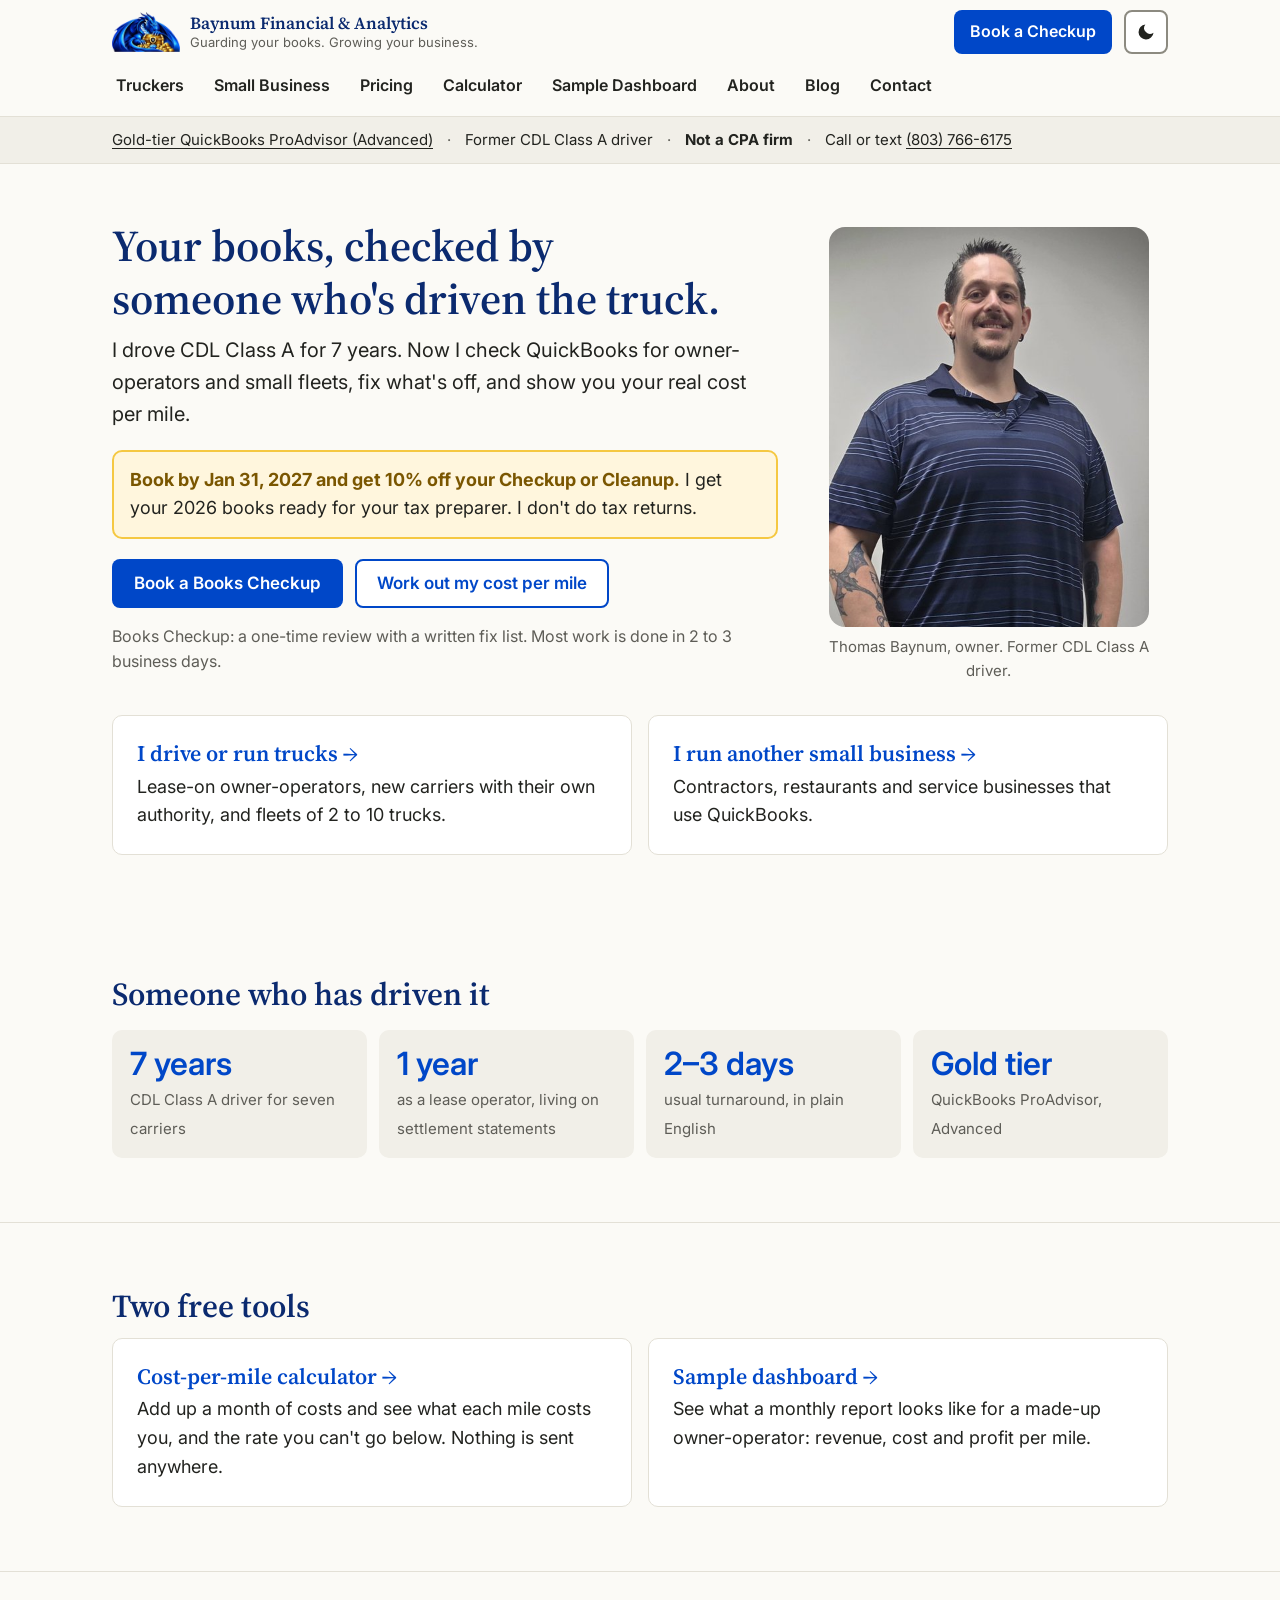
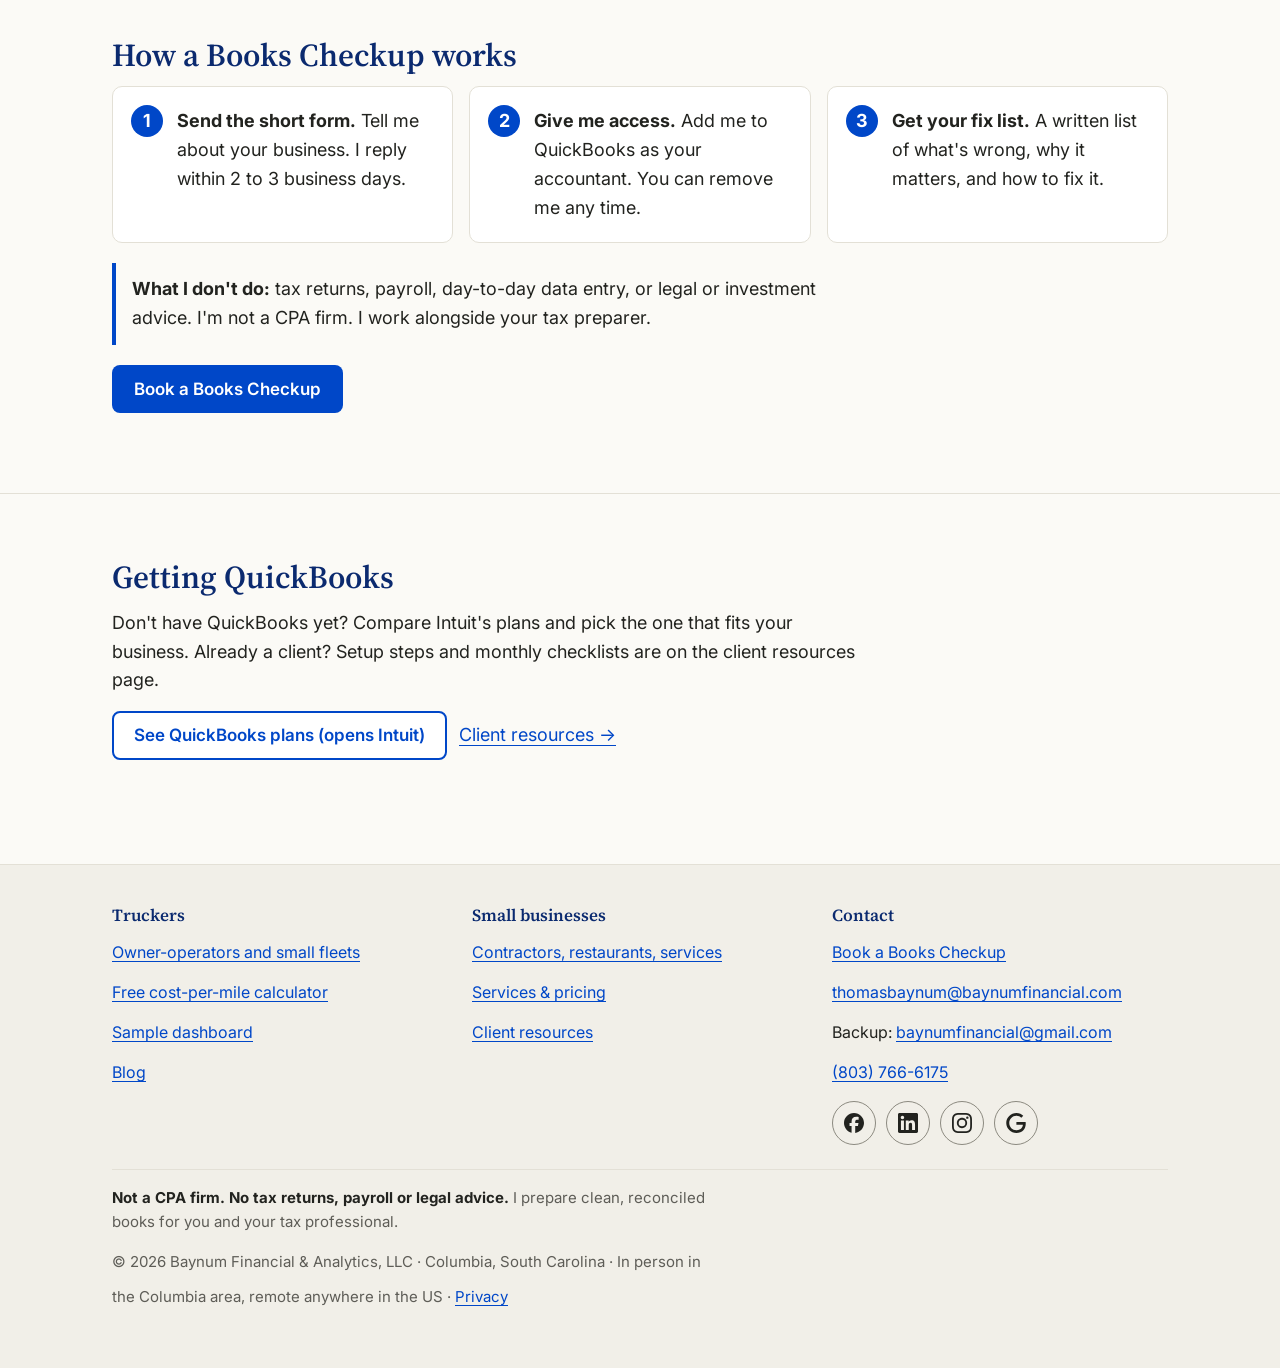
<file: index.html>
<!doctype html>
<html lang="en">
<head>
  <meta charset="utf-8">
  <meta name="viewport" content="width=device-width, initial-scale=1">
  <script>document.documentElement.classList.add('js');(function(){try{var t=localStorage.getItem('theme');if(t)document.documentElement.dataset.theme=t;}catch(e){}})();</script>
  <script async src="https://www.googletagmanager.com/gtag/js?id=G-1WZKCX57DY"></script>
  <script>
    window.dataLayer = window.dataLayer || [];
    function gtag(){dataLayer.push(arguments);}
    gtag('js', new Date());
    gtag('config', 'G-1WZKCX57DY');
  </script>
  <title>Bookkeeping Checkups for Truckers | Columbia, SC | Baynum Financial</title>
  <meta name="description" content="QuickBooks checkups, cleanups and monthly reports for owner-operators, small fleets and small businesses, from a former CDL Class A driver. Not a CPA firm.">
  <link rel="canonical" href="https://baynumfinancial.com/">
  <meta property="og:type" content="website">
  <meta property="og:site_name" content="Baynum Financial &amp; Analytics, LLC">
  <meta property="og:title" content="Bookkeeping Checkups for Truckers | Columbia, SC | Baynum Financial">
  <meta property="og:description" content="QuickBooks checkups, cleanups and monthly reports for owner-operators, small fleets and small businesses, from a former CDL Class A driver. Not a CPA firm.">
  <meta property="og:url" content="https://baynumfinancial.com/">
  <meta property="og:image" content="https://baynumfinancial.com/assets/og-image.jpg">
  <meta property="og:image:width" content="1200">
  <meta property="og:image:height" content="630">
  <meta property="og:image:alt" content="Blue dragon guarding a gold treasure chest. Guarding your books. Growing your business.">
  <meta name="twitter:card" content="summary_large_image">
  <meta name="twitter:image" content="https://baynumfinancial.com/assets/og-image.jpg">
  <meta name="theme-color" content="#FBFAF6" media="(prefers-color-scheme: light)">
  <meta name="theme-color" content="#15171C" media="(prefers-color-scheme: dark)">
  <link rel="icon" href="/assets/favicon.ico" sizes="any">
  <link rel="apple-touch-icon" href="/assets/apple-touch-icon.png">
  <link rel="preconnect" href="https://fonts.googleapis.com">
  <link rel="preconnect" href="https://fonts.gstatic.com" crossorigin>
  <link href="https://fonts.googleapis.com/css2?family=Inter:wght@400;600;700&family=Source+Serif+4:wght@500;600&display=swap" rel="stylesheet">
  <link rel="stylesheet" href="/assets/site.css">
  <script type="application/ld+json">
  {
    "@context": "https://schema.org",
    "@type": "ProfessionalService",
    "name": "Baynum Financial & Analytics",
    "legalName": "Baynum Financial & Analytics, LLC",
    "url": "https://baynumfinancial.com/",
    "logo": "https://baynumfinancial.com/assets/logo-600.jpg",
    "image": "https://baynumfinancial.com/assets/og-image.jpg",
    "slogan": "Guarding your books. Growing your business.",
    "description": "QuickBooks books checkups, cleanups, dashboards and monthly reports for owner-operators, small trucking fleets and small businesses. Not a CPA firm.",
    "email": "thomasbaynum@baynumfinancial.com",
    "telephone": "+1-803-766-6175",
    "address": { "@type": "PostalAddress", "addressLocality": "Columbia", "addressRegion": "SC", "addressCountry": "US" },
    "areaServed": [
      { "@type": "City", "name": "Columbia, SC" },
      { "@type": "State", "name": "South Carolina" },
      { "@type": "Country", "name": "United States" }
    ],
    "founder": { "@type": "Person", "name": "Thomas Baynum" },
    "knowsAbout": ["QuickBooks Online", "Bank reconciliation", "Trucking cost per mile", "IFTA data preparation", "Power BI"],
    "sameAs": [
      "https://www.linkedin.com/company/baynumfinancial",
      "https://www.linkedin.com/in/thomas-baynumacct",
      "https://share.google/xo7Ijdk0C8H3DV2c4",
      "https://www.facebook.com/share/19sVhgPAaU/",
      "https://www.instagram.com/baynumbookkeeping/"
    ]
  }
  </script>
</head>
<body>
<a class="skip-link" href="#main">Skip to main content</a>
<header class="site-header">
  <div class="wrap header-bar">
    <a class="brand" href="/">
      <img src="/assets/logo-mark-96.webp" width="82" height="48" alt="">
      <span>Baynum Financial &amp; Analytics<small>Guarding your books. Growing your business.</small></span>
    </a>
    <a class="btn btn-primary btn-sm header-cta" href="/contact/" data-track="header_book_click">Book<span class="hide-sm">&nbsp;a Checkup</span></a>
    <button class="nav-toggle" type="button" aria-expanded="false" aria-controls="site-nav" hidden>Menu</button>
    <button type="button" class="theme-toggle" aria-pressed="false" data-theme-toggle>
      <span class="visually-hidden">Dark theme</span><svg aria-hidden="true" width="20" height="20" viewBox="0 0 24 24"><path fill="currentColor" d="M21 12.8A9 9 0 1 1 11.2 3a7 7 0 0 0 9.8 9.8z"/></svg>
    </button>
    <nav id="site-nav" aria-label="Main">
      <ul class="nav-list">
        <li><a href="/truckers/">Truckers</a></li>
        <li><a href="/small-business/">Small Business</a></li>
        <li><a href="/pricing/">Pricing</a></li>
        <li><a href="/cost-per-mile/">Calculator</a></li>
        <li><a href="/sample-dashboard/">Sample Dashboard</a></li>
        <li><a href="/about/">About</a></li>
        <li><a href="/blog/">Blog</a></li>
        <li><a href="/contact/">Contact</a></li>
      </ul>
    </nav>
  </div>
</header>
<div class="cred-strip">
  <div class="wrap">
    <span><a href="https://proadvisor.intuit.com/app/accountant/search?searchId=thomas-baynum" target="_blank" rel="noopener">Gold-tier QuickBooks ProAdvisor (Advanced)</a></span>
    <span>Former CDL Class A driver</span>
    <span><strong>Not a CPA firm</strong></span>
    <span>Call or text <a href="tel:+18037666175">(803) 766-6175</a></span>
  </div>
</div>
<main id="main">

<section class="hero">
  <div class="wrap hero-grid">
    <div>
      <h1>Your books, checked by someone who's driven the truck.</h1>
      <p class="lede">I drove CDL Class A for 7 years. Now I check QuickBooks for owner-operators and small fleets, fix what's off, and show you your real cost per mile.</p>
      <div class="offer" role="note"><p><strong>Book by Jan 31, 2027 and get 10% off your Checkup or Cleanup.</strong> I get your 2026 books ready for your tax preparer. I don't do tax returns.</p></div>
      <div class="btn-row">
        <a class="btn btn-primary btn-block" href="/contact/" data-track="book_click">Book a Books Checkup</a>
        <a class="btn btn-secondary" href="/cost-per-mile/">Work out my cost per mile</a>
      </div>
      <p class="fine">Books Checkup: a one-time review with a written fix list. Most work is done in 2 to 3 business days.</p>
    </div>
    <figure class="hero-art">
      <img src="/assets/owner-thomas-baynum.jpg" width="480" height="600" fetchpriority="high" alt="Thomas Baynum, owner of Baynum Financial &amp; Analytics, smiling in a navy striped polo">
      <figcaption>Thomas Baynum, owner. Former CDL Class A driver.</figcaption>
    </figure>
  </div>
  <div class="wrap">
    <div class="audience-cards">
      <a class="card card-link" href="/truckers/">
        <h2 class="card-title">I drive or run trucks</h2>
        <p>Lease-on owner-operators, new carriers with their own authority, and fleets of 2 to 10 trucks.</p>
      </a>
      <a class="card card-link" href="/small-business/">
        <h2 class="card-title">I run another small business</h2>
        <p>Contractors, restaurants and service businesses that use QuickBooks.</p>
      </a>
    </div>
  </div>
</section>

<section class="section" id="why">
  <div class="wrap">
    <h2>Someone who has driven it</h2>
    <div class="kpis">
      <div class="kpi"><strong>7 years</strong><span>CDL Class A driver for seven carriers</span></div>
      <div class="kpi"><strong>1 year</strong><span>as a lease operator, living on settlement statements</span></div>
      <div class="kpi"><strong>2–3 days</strong><span>usual turnaround, in plain English</span></div>
      <div class="kpi"><strong>Gold tier</strong><span>QuickBooks ProAdvisor, Advanced</span></div>
    </div>
  </div>
</section>

<section class="section" id="tools">
  <div class="wrap">
    <h2>Two free tools</h2>
    <div class="grid-2">
      <a class="card card-link" href="/cost-per-mile/">
        <h3>Cost-per-mile calculator</h3>
        <p>Add up a month of costs and see what each mile costs you, and the rate you can't go below. Nothing is sent anywhere.</p>
      </a>
      <a class="card card-link" href="/sample-dashboard/">
        <h3>Sample dashboard</h3>
        <p>See what a monthly report looks like for a made-up owner-operator: revenue, cost and profit per mile.</p>
      </a>
    </div>
  </div>
</section>

<section class="section" id="how">
  <div class="wrap">
    <h2>How a Books Checkup works</h2>
    <ol class="steps">
      <li><strong>Send the short form.</strong> Tell me about your business. I reply within 2 to 3 business days.</li>
      <li><strong>Give me access.</strong> Add me to QuickBooks as your accountant. You can remove me any time.</li>
      <li><strong>Get your fix list.</strong> A written list of what's wrong, why it matters, and how to fix it.</li>
    </ol>
    <div class="callout">
      <p><strong>What I don't do:</strong> tax returns, payroll, day-to-day data entry, or legal or investment advice. I'm not a CPA firm. I work alongside your tax preparer.</p>
    </div>
    <div class="btn-row"><a class="btn btn-primary btn-block" href="/contact/" data-track="book_click">Book a Books Checkup</a></div>
  </div>
</section>

<section class="section" id="quickbooks">
  <div class="wrap">
    <h2>Getting QuickBooks</h2>
    <p>Don't have QuickBooks yet? Compare Intuit's plans and pick the one that fits your business. Already a client? Setup steps and monthly checklists are on the client resources page.</p>
    <div class="btn-row">
      <a class="btn btn-secondary" href="https://quickbooks.intuit.com/oa/get-quickbooks/" target="_blank" rel="noopener">See QuickBooks plans (opens Intuit)</a>
      <a href="/resources.html">Client resources →</a>
    </div>
  </div>
</section>

</main>
<footer class="site-footer">
  <div class="wrap">
    <div class="footer-grid">
      <div>
        <h2>Truckers</h2>
        <ul>
          <li><a href="/truckers/">Owner-operators and small fleets</a></li>
          <li><a href="/cost-per-mile/">Free cost-per-mile calculator</a></li>
          <li><a href="/sample-dashboard/">Sample dashboard</a></li>
          <li><a href="/blog/">Blog</a></li>
        </ul>
      </div>
      <div>
        <h2>Small businesses</h2>
        <ul>
          <li><a href="/small-business/">Contractors, restaurants, services</a></li>
          <li><a href="/pricing/">Services &amp; pricing</a></li>
          <li><a href="/resources.html">Client resources</a></li>
        </ul>
      </div>
      <div>
        <h2>Contact</h2>
        <ul>
          <li><a href="/contact/">Book a Books Checkup</a></li>
          <li><a href="mailto:thomasbaynum@baynumfinancial.com">thomasbaynum@baynumfinancial.com</a></li>
          <li>Backup: <a href="mailto:baynumfinancial@gmail.com">baynumfinancial@gmail.com</a></li>
          <li><a href="tel:+18037666175">(803) 766-6175</a></li>
        </ul>
        <nav class="social" aria-label="Find Baynum Financial &amp; Analytics online">
        <a href="https://www.facebook.com/share/19sVhgPAaU/" target="_blank" rel="noopener" aria-label="Facebook" title="Facebook" data-network="facebook"><svg viewBox="0 0 24 24" aria-hidden="true"><path d="M9.101 23.691v-7.98H6.627v-3.667h2.474v-1.58c0-4.085 1.848-5.978 5.858-5.978.401 0 .955.042 1.468.103a8.68 8.68 0 0 1 1.141.195v3.325a8.623 8.623 0 0 0-.653-.036 26.805 26.805 0 0 0-.733-.009c-.707 0-1.259.096-1.675.309a1.686 1.686 0 0 0-.679.622c-.258.42-.374.995-.374 1.752v1.297h3.919l-.386 2.103-.287 1.564h-3.246v8.245C19.396 23.238 24 18.179 24 12.044c0-6.627-5.373-12-12-12s-12 5.373-12 12c0 5.628 3.874 10.35 9.101 11.647Z"/></svg></a>
        <a href="https://www.linkedin.com/company/baynumfinancial" target="_blank" rel="noopener" aria-label="LinkedIn" title="LinkedIn" data-network="linkedin"><svg viewBox="0 0 24 24" aria-hidden="true"><path d="M20.447 20.452h-3.554v-5.569c0-1.328-.027-3.037-1.852-3.037-1.853 0-2.136 1.445-2.136 2.939v5.667H9.351V9h3.414v1.561h.046c.477-.9 1.637-1.85 3.37-1.85 3.601 0 4.267 2.37 4.267 5.455v6.286zM5.337 7.433c-1.144 0-2.063-.926-2.063-2.065 0-1.138.92-2.063 2.063-2.063 1.14 0 2.064.925 2.064 2.063 0 1.139-.925 2.065-2.064 2.065zm1.782 13.019H3.555V9h3.564v11.452zM22.225 0H1.771C.792 0 0 .774 0 1.729v20.542C0 23.227.792 24 1.771 24h20.451C23.2 24 24 23.227 24 22.271V1.729C24 .774 23.2 0 22.222 0h.003z"/></svg></a>
        <a href="https://www.instagram.com/baynumbookkeeping/" target="_blank" rel="noopener" aria-label="Instagram" title="Instagram" data-network="instagram"><svg viewBox="0 0 24 24" aria-hidden="true"><path d="M7.0301.084c-1.2768.0602-2.1487.264-2.911.5634-.7888.3075-1.4575.72-2.1228 1.3877-.6652.6677-1.075 1.3368-1.3802 2.127-.2954.7638-.4956 1.6365-.552 2.914-.0564 1.2775-.0689 1.6882-.0626 4.947.0062 3.2586.0206 3.6671.0825 4.9473.061 1.2765.264 2.1482.5635 2.9107.308.7889.72 1.4573 1.388 2.1228.6679.6655 1.3365 1.0743 2.1285 1.38.7632.295 1.6361.4961 2.9134.552 1.2773.056 1.6884.069 4.9462.0627 3.2578-.0062 3.668-.0207 4.9478-.0814 1.28-.0607 2.147-.2652 2.9098-.5633.7889-.3086 1.4578-.72 2.1228-1.3881.665-.6682 1.0745-1.3378 1.3795-2.1284.2957-.7632.4966-1.636.552-2.9124.056-1.2809.0692-1.6898.063-4.948-.0063-3.2583-.021-3.6668-.0817-4.9465-.0607-1.2797-.264-2.1487-.5633-2.9117-.3084-.7889-.72-1.4568-1.3876-2.1228C21.2982 1.33 20.628.9208 19.8378.6165 19.074.321 18.2017.1197 16.9244.0645 15.6471.0093 15.236-.005 11.977.0014 8.718.0076 8.31.0215 7.0301.0839m.1402 21.6932c-1.17-.0509-1.8053-.2453-2.2287-.408-.5606-.216-.96-.4771-1.3819-.895-.422-.4178-.6811-.8186-.9-1.378-.1644-.4234-.3624-1.058-.4171-2.228-.0595-1.2645-.072-1.6442-.079-4.848-.007-3.2037.0053-3.583.0607-4.848.05-1.169.2456-1.805.408-2.2282.216-.5613.4762-.96.895-1.3816.4188-.4217.8184-.6814 1.3783-.9003.423-.1651 1.0575-.3614 2.227-.4171 1.2655-.06 1.6447-.072 4.848-.079 3.2033-.007 3.5835.005 4.8495.0608 1.169.0508 1.8053.2445 2.228.408.5608.216.96.4754 1.3816.895.4217.4194.6816.8176.9005 1.3787.1653.4217.3617 1.056.4169 2.2263.0602 1.2655.0739 1.645.0796 4.848.0058 3.203-.0055 3.5834-.061 4.848-.051 1.17-.245 1.8055-.408 2.2294-.216.5604-.4763.96-.8954 1.3814-.419.4215-.8181.6811-1.3783.9-.4224.1649-1.0577.3617-2.2262.4174-1.2656.0595-1.6448.072-4.8493.079-3.2045.007-3.5825-.006-4.848-.0608M16.953 5.5864A1.44 1.44 0 1 0 18.39 4.144a1.44 1.44 0 0 0-1.437 1.4424M5.8385 12.012c.0067 3.4032 2.7706 6.1557 6.173 6.1493 3.4026-.0065 6.157-2.7701 6.1506-6.1733-.0065-3.4032-2.771-6.1565-6.174-6.1498-3.403.0067-6.156 2.771-6.1496 6.1738M8 12.0077a4 4 0 1 1 4.008 3.9921A3.9996 3.9996 0 0 1 8 12.0077"/></svg></a>
        <a href="https://share.google/xo7Ijdk0C8H3DV2c4" target="_blank" rel="noopener" aria-label="Google Business Profile" title="Google Business Profile" data-network="google"><svg viewBox="0 0 24 24" aria-hidden="true"><path d="M12.48 10.92v3.28h7.84c-.24 1.84-.853 3.187-1.787 4.133-1.147 1.147-2.933 2.4-6.053 2.4-4.827 0-8.6-3.893-8.6-8.72s3.773-8.72 8.6-8.72c2.6 0 4.507 1.027 5.907 2.347l2.307-2.307C18.747 1.44 16.133 0 12.48 0 5.867 0 .307 5.387.307 12s5.56 12 12.173 12c3.573 0 6.267-1.173 8.373-3.36 2.16-2.16 2.84-5.213 2.84-7.667 0-.76-.053-1.467-.173-2.053H12.48z"/></svg></a>
        </nav>
      </div>
    </div>
    <div class="footer-legal">
      <p><strong>Not a CPA firm. No tax returns, payroll or legal advice.</strong> I prepare clean, reconciled books for you and your tax professional.</p>
      <p>© 2026 Baynum Financial &amp; Analytics, LLC · Columbia, South Carolina · In person in the Columbia area, remote anywhere in the US · <a href="/privacy.html">Privacy</a></p>
    </div>
  </div>
</footer>
<script src="/assets/site.js" defer></script>
</body>
</html>
</file>
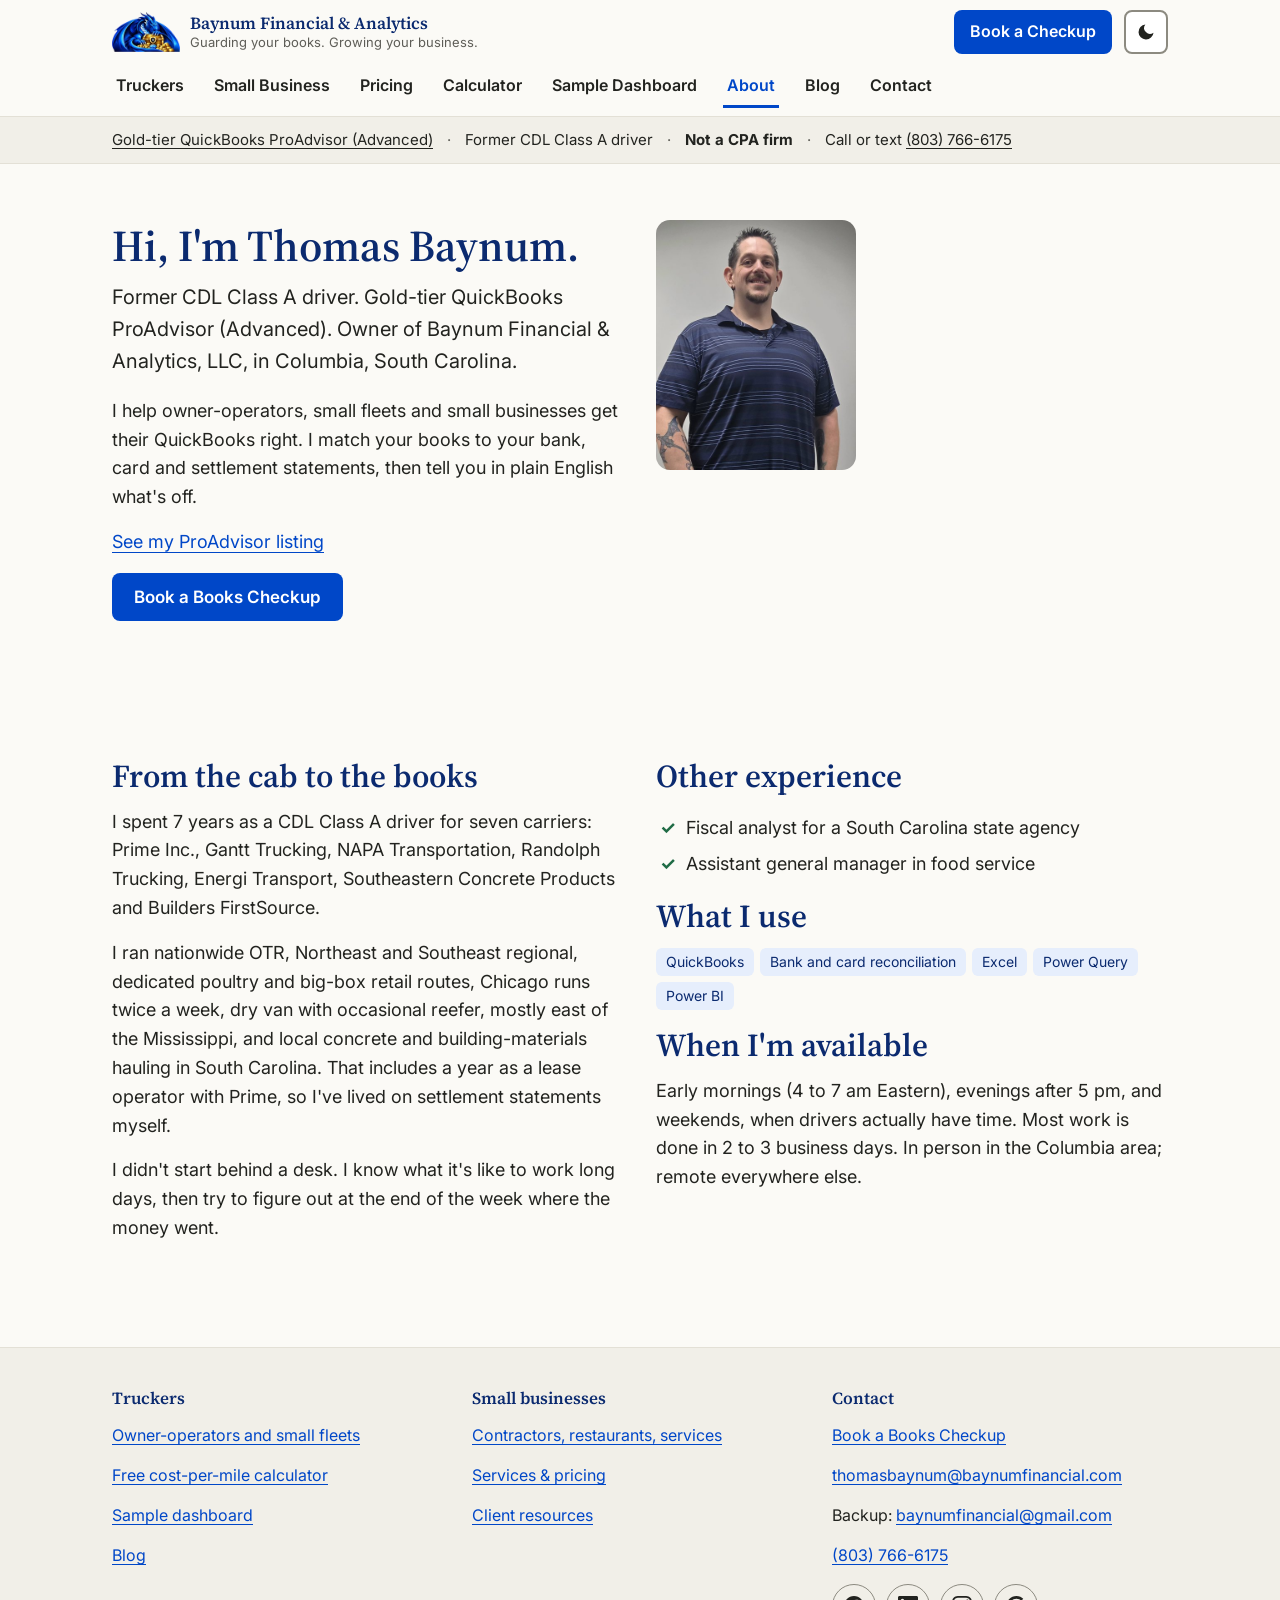
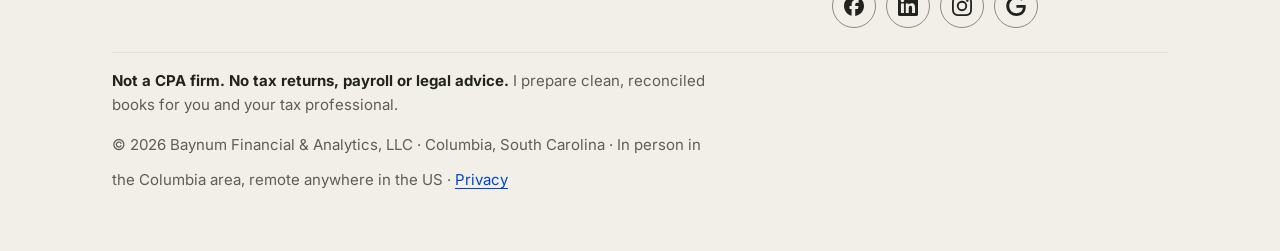
<file: about/index.html>
<!doctype html>
<html lang="en">
<head>
  <meta charset="utf-8">
  <meta name="viewport" content="width=device-width, initial-scale=1">
  <script>document.documentElement.classList.add('js');(function(){try{var t=localStorage.getItem('theme');if(t)document.documentElement.dataset.theme=t;}catch(e){}})();</script>
  <script async src="https://www.googletagmanager.com/gtag/js?id=G-1WZKCX57DY"></script>
  <script>
    window.dataLayer = window.dataLayer || [];
    function gtag(){dataLayer.push(arguments);}
    gtag('js', new Date());
    gtag('config', 'G-1WZKCX57DY');
  </script>
  <title>About Thomas Baynum | Baynum Financial &amp; Analytics</title>
  <meta name="description" content="Former CDL Class A driver for seven carriers and Gold-tier QuickBooks ProAdvisor (Advanced). Owner of Baynum Financial & Analytics, LLC in Columbia, SC.">
  <link rel="canonical" href="https://baynumfinancial.com/about/">
  <meta property="og:type" content="website">
  <meta property="og:site_name" content="Baynum Financial &amp; Analytics, LLC">
  <meta property="og:title" content="About Thomas Baynum | Baynum Financial &amp; Analytics">
  <meta property="og:description" content="Former CDL Class A driver for seven carriers and Gold-tier QuickBooks ProAdvisor (Advanced). Owner of Baynum Financial & Analytics, LLC in Columbia, SC.">
  <meta property="og:url" content="https://baynumfinancial.com/about/">
  <meta property="og:image" content="https://baynumfinancial.com/assets/og-image.jpg">
  <meta property="og:image:width" content="1200">
  <meta property="og:image:height" content="630">
  <meta property="og:image:alt" content="Blue dragon guarding a gold treasure chest. Guarding your books. Growing your business.">
  <meta name="twitter:card" content="summary_large_image">
  <meta name="twitter:image" content="https://baynumfinancial.com/assets/og-image.jpg">
  <meta name="theme-color" content="#FBFAF6" media="(prefers-color-scheme: light)">
  <meta name="theme-color" content="#15171C" media="(prefers-color-scheme: dark)">
  <link rel="icon" href="/assets/favicon.ico" sizes="any">
  <link rel="apple-touch-icon" href="/assets/apple-touch-icon.png">
  <link rel="preconnect" href="https://fonts.googleapis.com">
  <link rel="preconnect" href="https://fonts.gstatic.com" crossorigin>
  <link href="https://fonts.googleapis.com/css2?family=Inter:wght@400;600;700&family=Source+Serif+4:wght@500;600&display=swap" rel="stylesheet">
  <link rel="stylesheet" href="/assets/site.css">
</head>
<body>
<a class="skip-link" href="#main">Skip to main content</a>
<header class="site-header">
  <div class="wrap header-bar">
    <a class="brand" href="/">
      <img src="/assets/logo-mark-96.webp" width="82" height="48" alt="">
      <span>Baynum Financial &amp; Analytics<small>Guarding your books. Growing your business.</small></span>
    </a>
    <a class="btn btn-primary btn-sm header-cta" href="/contact/" data-track="header_book_click">Book<span class="hide-sm">&nbsp;a Checkup</span></a>
    <button class="nav-toggle" type="button" aria-expanded="false" aria-controls="site-nav" hidden>Menu</button>
    <button type="button" class="theme-toggle" aria-pressed="false" data-theme-toggle>
      <span class="visually-hidden">Dark theme</span><svg aria-hidden="true" width="20" height="20" viewBox="0 0 24 24"><path fill="currentColor" d="M21 12.8A9 9 0 1 1 11.2 3a7 7 0 0 0 9.8 9.8z"/></svg>
    </button>
    <nav id="site-nav" aria-label="Main">
      <ul class="nav-list">
        <li><a href="/truckers/">Truckers</a></li>
        <li><a href="/small-business/">Small Business</a></li>
        <li><a href="/pricing/">Pricing</a></li>
        <li><a href="/cost-per-mile/">Calculator</a></li>
        <li><a href="/sample-dashboard/">Sample Dashboard</a></li>
        <li><a href="/about/" aria-current="page">About</a></li>
        <li><a href="/blog/">Blog</a></li>
        <li><a href="/contact/">Contact</a></li>
      </ul>
    </nav>
  </div>
</header>
<div class="cred-strip">
  <div class="wrap">
    <span><a href="https://proadvisor.intuit.com/app/accountant/search?searchId=thomas-baynum" target="_blank" rel="noopener">Gold-tier QuickBooks ProAdvisor (Advanced)</a></span>
    <span>Former CDL Class A driver</span>
    <span><strong>Not a CPA firm</strong></span>
    <span>Call or text <a href="tel:+18037666175">(803) 766-6175</a></span>
  </div>
</div>
<main id="main">

<section class="hero">
  <div class="wrap split">
    <div>
      <h1>Hi, I'm Thomas Baynum.</h1>
      <p class="lede">Former CDL Class A driver. Gold-tier QuickBooks ProAdvisor (Advanced). Owner of Baynum Financial &amp; Analytics, LLC, in Columbia, South Carolina.</p>
      <p>I help owner-operators, small fleets and small businesses get their QuickBooks right. I match your books to your bank, card and settlement statements, then tell you in plain English what's off.</p>
      <p><a href="https://proadvisor.intuit.com/app/accountant/search?searchId=thomas-baynum" target="_blank" rel="noopener">See my ProAdvisor listing</a></p>
      <div class="btn-row"><a class="btn btn-primary btn-block" href="/contact/" data-track="book_click">Book a Books Checkup</a></div>
    </div>
    <img class="photo" src="/assets/owner-thomas-baynum.jpg" width="480" height="600" alt="Thomas Baynum, owner of Baynum Financial &amp; Analytics, smiling in a navy striped polo">
  </div>
</section>
<section class="section" id="cab">
  <div class="wrap split">
    <div>
      <h2>From the cab to the books</h2>
      <p>I spent 7 years as a CDL Class A driver for seven carriers: Prime Inc., Gantt Trucking, NAPA Transportation, Randolph Trucking, Energi Transport, Southeastern Concrete Products and Builders FirstSource.</p>
      <p>I ran nationwide OTR, Northeast and Southeast regional, dedicated poultry and big-box retail routes, Chicago runs twice a week, dry van with occasional reefer, mostly east of the Mississippi, and local concrete and building-materials hauling in South Carolina. That includes a year as a lease operator with Prime, so I've lived on settlement statements myself.</p>
      <p>I didn't start behind a desk. I know what it's like to work long days, then try to figure out at the end of the week where the money went.</p>
    </div>
    <div>
      <h2>Other experience</h2>
      <ul class="checklist">
        <li>Fiscal analyst for a South Carolina state agency</li>
        <li>Assistant general manager in food service</li>
      </ul>
      <h2>What I use</h2>
      <ul class="tags"><li class="tag">QuickBooks</li><li class="tag">Bank and card reconciliation</li><li class="tag">Excel</li><li class="tag">Power Query</li><li class="tag">Power BI</li></ul>
      <h2>When I'm available</h2>
      <p>Early mornings (4 to 7 am Eastern), evenings after 5 pm, and weekends, when drivers actually have time. Most work is done in 2 to 3 business days. In person in the Columbia area; remote everywhere else.</p>
    </div>
  </div>
</section>

</main>
<footer class="site-footer">
  <div class="wrap">
    <div class="footer-grid">
      <div>
        <h2>Truckers</h2>
        <ul>
          <li><a href="/truckers/">Owner-operators and small fleets</a></li>
          <li><a href="/cost-per-mile/">Free cost-per-mile calculator</a></li>
          <li><a href="/sample-dashboard/">Sample dashboard</a></li>
          <li><a href="/blog/">Blog</a></li>
        </ul>
      </div>
      <div>
        <h2>Small businesses</h2>
        <ul>
          <li><a href="/small-business/">Contractors, restaurants, services</a></li>
          <li><a href="/pricing/">Services &amp; pricing</a></li>
          <li><a href="/resources.html">Client resources</a></li>
        </ul>
      </div>
      <div>
        <h2>Contact</h2>
        <ul>
          <li><a href="/contact/">Book a Books Checkup</a></li>
          <li><a href="mailto:thomasbaynum@baynumfinancial.com">thomasbaynum@baynumfinancial.com</a></li>
          <li>Backup: <a href="mailto:baynumfinancial@gmail.com">baynumfinancial@gmail.com</a></li>
          <li><a href="tel:+18037666175">(803) 766-6175</a></li>
        </ul>
        <nav class="social" aria-label="Find Baynum Financial &amp; Analytics online">
        <a href="https://www.facebook.com/share/19sVhgPAaU/" target="_blank" rel="noopener" aria-label="Facebook" title="Facebook" data-network="facebook"><svg viewBox="0 0 24 24" aria-hidden="true"><path d="M9.101 23.691v-7.98H6.627v-3.667h2.474v-1.58c0-4.085 1.848-5.978 5.858-5.978.401 0 .955.042 1.468.103a8.68 8.68 0 0 1 1.141.195v3.325a8.623 8.623 0 0 0-.653-.036 26.805 26.805 0 0 0-.733-.009c-.707 0-1.259.096-1.675.309a1.686 1.686 0 0 0-.679.622c-.258.42-.374.995-.374 1.752v1.297h3.919l-.386 2.103-.287 1.564h-3.246v8.245C19.396 23.238 24 18.179 24 12.044c0-6.627-5.373-12-12-12s-12 5.373-12 12c0 5.628 3.874 10.35 9.101 11.647Z"/></svg></a>
        <a href="https://www.linkedin.com/company/baynumfinancial" target="_blank" rel="noopener" aria-label="LinkedIn" title="LinkedIn" data-network="linkedin"><svg viewBox="0 0 24 24" aria-hidden="true"><path d="M20.447 20.452h-3.554v-5.569c0-1.328-.027-3.037-1.852-3.037-1.853 0-2.136 1.445-2.136 2.939v5.667H9.351V9h3.414v1.561h.046c.477-.9 1.637-1.85 3.37-1.85 3.601 0 4.267 2.37 4.267 5.455v6.286zM5.337 7.433c-1.144 0-2.063-.926-2.063-2.065 0-1.138.92-2.063 2.063-2.063 1.14 0 2.064.925 2.064 2.063 0 1.139-.925 2.065-2.064 2.065zm1.782 13.019H3.555V9h3.564v11.452zM22.225 0H1.771C.792 0 0 .774 0 1.729v20.542C0 23.227.792 24 1.771 24h20.451C23.2 24 24 23.227 24 22.271V1.729C24 .774 23.2 0 22.222 0h.003z"/></svg></a>
        <a href="https://www.instagram.com/baynumbookkeeping/" target="_blank" rel="noopener" aria-label="Instagram" title="Instagram" data-network="instagram"><svg viewBox="0 0 24 24" aria-hidden="true"><path d="M7.0301.084c-1.2768.0602-2.1487.264-2.911.5634-.7888.3075-1.4575.72-2.1228 1.3877-.6652.6677-1.075 1.3368-1.3802 2.127-.2954.7638-.4956 1.6365-.552 2.914-.0564 1.2775-.0689 1.6882-.0626 4.947.0062 3.2586.0206 3.6671.0825 4.9473.061 1.2765.264 2.1482.5635 2.9107.308.7889.72 1.4573 1.388 2.1228.6679.6655 1.3365 1.0743 2.1285 1.38.7632.295 1.6361.4961 2.9134.552 1.2773.056 1.6884.069 4.9462.0627 3.2578-.0062 3.668-.0207 4.9478-.0814 1.28-.0607 2.147-.2652 2.9098-.5633.7889-.3086 1.4578-.72 2.1228-1.3881.665-.6682 1.0745-1.3378 1.3795-2.1284.2957-.7632.4966-1.636.552-2.9124.056-1.2809.0692-1.6898.063-4.948-.0063-3.2583-.021-3.6668-.0817-4.9465-.0607-1.2797-.264-2.1487-.5633-2.9117-.3084-.7889-.72-1.4568-1.3876-2.1228C21.2982 1.33 20.628.9208 19.8378.6165 19.074.321 18.2017.1197 16.9244.0645 15.6471.0093 15.236-.005 11.977.0014 8.718.0076 8.31.0215 7.0301.0839m.1402 21.6932c-1.17-.0509-1.8053-.2453-2.2287-.408-.5606-.216-.96-.4771-1.3819-.895-.422-.4178-.6811-.8186-.9-1.378-.1644-.4234-.3624-1.058-.4171-2.228-.0595-1.2645-.072-1.6442-.079-4.848-.007-3.2037.0053-3.583.0607-4.848.05-1.169.2456-1.805.408-2.2282.216-.5613.4762-.96.895-1.3816.4188-.4217.8184-.6814 1.3783-.9003.423-.1651 1.0575-.3614 2.227-.4171 1.2655-.06 1.6447-.072 4.848-.079 3.2033-.007 3.5835.005 4.8495.0608 1.169.0508 1.8053.2445 2.228.408.5608.216.96.4754 1.3816.895.4217.4194.6816.8176.9005 1.3787.1653.4217.3617 1.056.4169 2.2263.0602 1.2655.0739 1.645.0796 4.848.0058 3.203-.0055 3.5834-.061 4.848-.051 1.17-.245 1.8055-.408 2.2294-.216.5604-.4763.96-.8954 1.3814-.419.4215-.8181.6811-1.3783.9-.4224.1649-1.0577.3617-2.2262.4174-1.2656.0595-1.6448.072-4.8493.079-3.2045.007-3.5825-.006-4.848-.0608M16.953 5.5864A1.44 1.44 0 1 0 18.39 4.144a1.44 1.44 0 0 0-1.437 1.4424M5.8385 12.012c.0067 3.4032 2.7706 6.1557 6.173 6.1493 3.4026-.0065 6.157-2.7701 6.1506-6.1733-.0065-3.4032-2.771-6.1565-6.174-6.1498-3.403.0067-6.156 2.771-6.1496 6.1738M8 12.0077a4 4 0 1 1 4.008 3.9921A3.9996 3.9996 0 0 1 8 12.0077"/></svg></a>
        <a href="https://share.google/xo7Ijdk0C8H3DV2c4" target="_blank" rel="noopener" aria-label="Google Business Profile" title="Google Business Profile" data-network="google"><svg viewBox="0 0 24 24" aria-hidden="true"><path d="M12.48 10.92v3.28h7.84c-.24 1.84-.853 3.187-1.787 4.133-1.147 1.147-2.933 2.4-6.053 2.4-4.827 0-8.6-3.893-8.6-8.72s3.773-8.72 8.6-8.72c2.6 0 4.507 1.027 5.907 2.347l2.307-2.307C18.747 1.44 16.133 0 12.48 0 5.867 0 .307 5.387.307 12s5.56 12 12.173 12c3.573 0 6.267-1.173 8.373-3.36 2.16-2.16 2.84-5.213 2.84-7.667 0-.76-.053-1.467-.173-2.053H12.48z"/></svg></a>
        </nav>
      </div>
    </div>
    <div class="footer-legal">
      <p><strong>Not a CPA firm. No tax returns, payroll or legal advice.</strong> I prepare clean, reconciled books for you and your tax professional.</p>
      <p>© 2026 Baynum Financial &amp; Analytics, LLC · Columbia, South Carolina · In person in the Columbia area, remote anywhere in the US · <a href="/privacy.html">Privacy</a></p>
    </div>
  </div>
</footer>
<script src="/assets/site.js" defer></script>
</body>
</html>
</file>
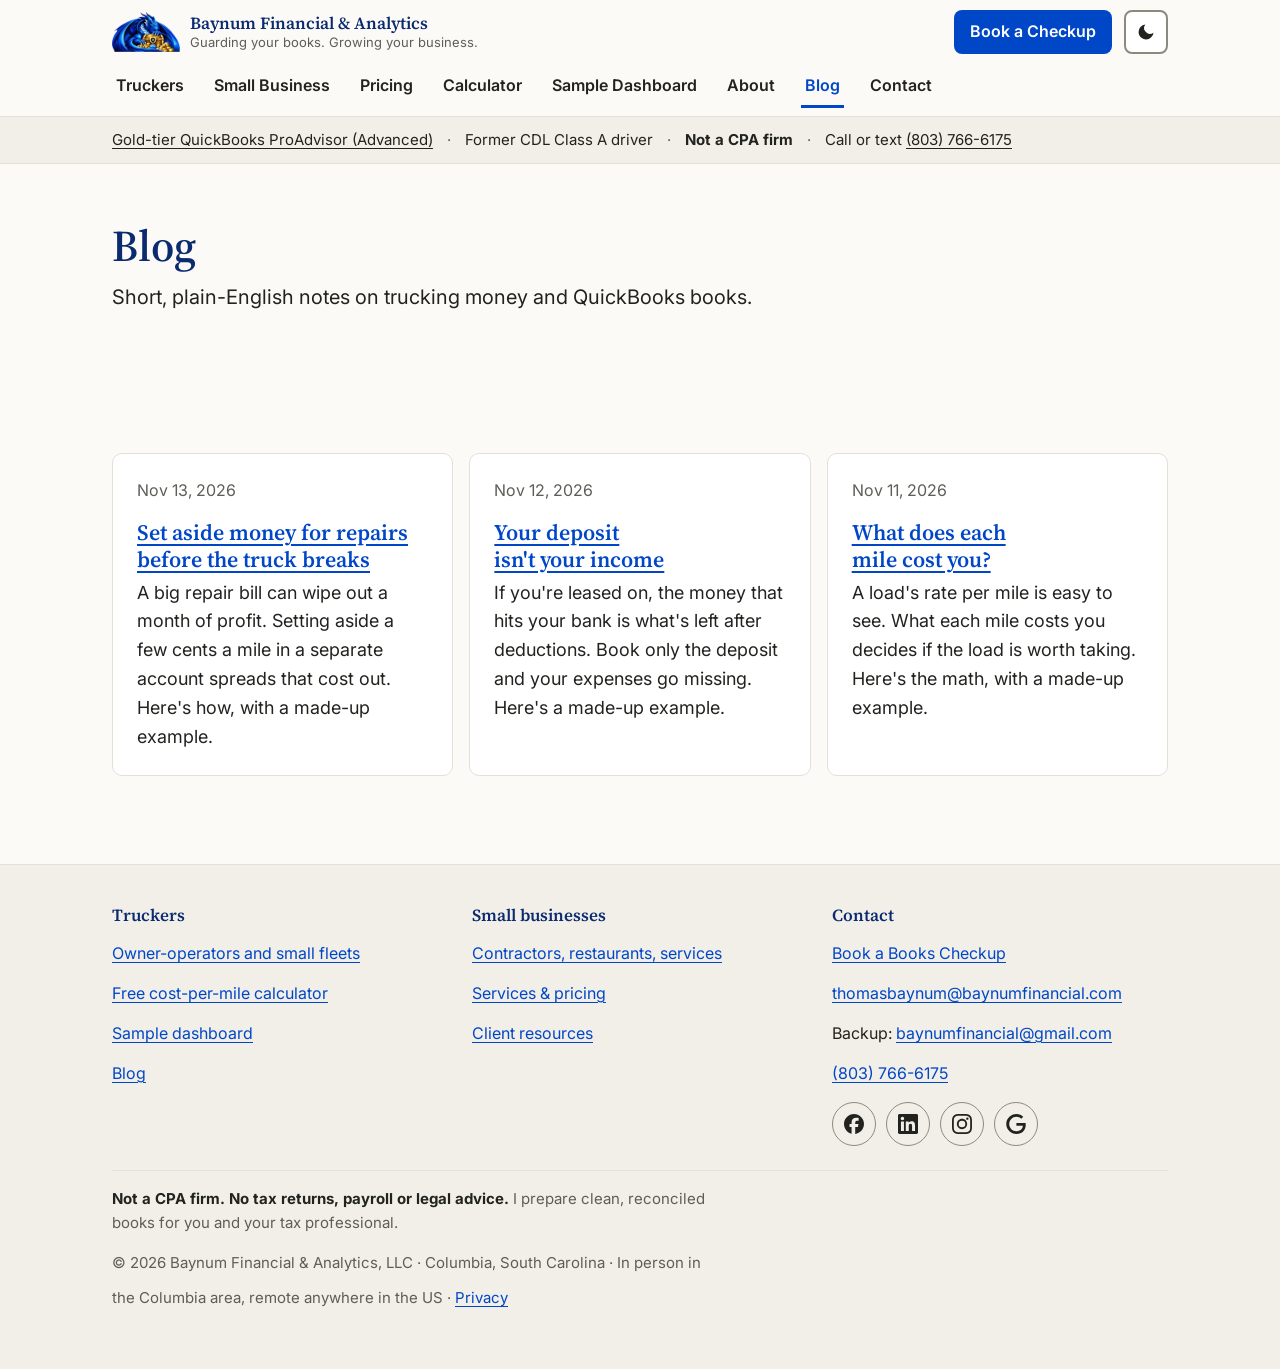
<file: blog/index.html>
<!doctype html>
<html lang="en">
<head>
  <meta charset="utf-8">
  <meta name="viewport" content="width=device-width, initial-scale=1">
  <script>document.documentElement.classList.add('js');(function(){try{var t=localStorage.getItem('theme');if(t)document.documentElement.dataset.theme=t;}catch(e){}})();</script>
  <script async src="https://www.googletagmanager.com/gtag/js?id=G-1WZKCX57DY"></script>
  <script>
    window.dataLayer = window.dataLayer || [];
    function gtag(){dataLayer.push(arguments);}
    gtag('js', new Date());
    gtag('config', 'G-1WZKCX57DY');
  </script>
  <title>Blog | Baynum Financial &amp; Analytics</title>
  <meta name="description" content="Plain-English notes on trucking cost per mile, QuickBooks and small-business books from Thomas Baynum.">
  <link rel="canonical" href="https://baynumfinancial.com/blog/">
  <meta property="og:type" content="website">
  <meta property="og:site_name" content="Baynum Financial &amp; Analytics, LLC">
  <meta property="og:title" content="Blog | Baynum Financial &amp; Analytics">
  <meta property="og:description" content="Plain-English notes on trucking cost per mile, QuickBooks and small-business books from Thomas Baynum.">
  <meta property="og:url" content="https://baynumfinancial.com/blog/">
  <meta property="og:image" content="https://baynumfinancial.com/assets/og-image.jpg">
  <meta property="og:image:width" content="1200">
  <meta property="og:image:height" content="630">
  <meta property="og:image:alt" content="Blue dragon guarding a gold treasure chest. Guarding your books. Growing your business.">
  <meta name="twitter:card" content="summary_large_image">
  <meta name="twitter:image" content="https://baynumfinancial.com/assets/og-image.jpg">
  <meta name="theme-color" content="#FBFAF6" media="(prefers-color-scheme: light)">
  <meta name="theme-color" content="#15171C" media="(prefers-color-scheme: dark)">
  <link rel="icon" href="/assets/favicon.ico" sizes="any">
  <link rel="apple-touch-icon" href="/assets/apple-touch-icon.png">
  <link rel="preconnect" href="https://fonts.googleapis.com">
  <link rel="preconnect" href="https://fonts.gstatic.com" crossorigin>
  <link href="https://fonts.googleapis.com/css2?family=Inter:wght@400;600;700&family=Source+Serif+4:wght@500;600&display=swap" rel="stylesheet">
  <link rel="stylesheet" href="/assets/site.css">
</head>
<body>
<a class="skip-link" href="#main">Skip to main content</a>
<header class="site-header">
  <div class="wrap header-bar">
    <a class="brand" href="/">
      <img src="/assets/logo-mark-96.webp" width="82" height="48" alt="">
      <span>Baynum Financial &amp; Analytics<small>Guarding your books. Growing your business.</small></span>
    </a>
    <a class="btn btn-primary btn-sm header-cta" href="/contact/" data-track="header_book_click">Book<span class="hide-sm">&nbsp;a Checkup</span></a>
    <button class="nav-toggle" type="button" aria-expanded="false" aria-controls="site-nav" hidden>Menu</button>
    <button type="button" class="theme-toggle" aria-pressed="false" data-theme-toggle>
      <span class="visually-hidden">Dark theme</span><svg aria-hidden="true" width="20" height="20" viewBox="0 0 24 24"><path fill="currentColor" d="M21 12.8A9 9 0 1 1 11.2 3a7 7 0 0 0 9.8 9.8z"/></svg>
    </button>
    <nav id="site-nav" aria-label="Main">
      <ul class="nav-list">
        <li><a href="/truckers/">Truckers</a></li>
        <li><a href="/small-business/">Small Business</a></li>
        <li><a href="/pricing/">Pricing</a></li>
        <li><a href="/cost-per-mile/">Calculator</a></li>
        <li><a href="/sample-dashboard/">Sample Dashboard</a></li>
        <li><a href="/about/">About</a></li>
        <li><a href="/blog/" aria-current="page">Blog</a></li>
        <li><a href="/contact/">Contact</a></li>
      </ul>
    </nav>
  </div>
</header>
<div class="cred-strip">
  <div class="wrap">
    <span><a href="https://proadvisor.intuit.com/app/accountant/search?searchId=thomas-baynum" target="_blank" rel="noopener">Gold-tier QuickBooks ProAdvisor (Advanced)</a></span>
    <span>Former CDL Class A driver</span>
    <span><strong>Not a CPA firm</strong></span>
    <span>Call or text <a href="tel:+18037666175">(803) 766-6175</a></span>
  </div>
</div>
<main id="main">

<section class="hero">
  <div class="wrap">
    <h1>Blog</h1>
    <p class="lede">Short, plain-English notes on trucking money and QuickBooks books.</p>
  </div>
</section>
<section class="section">
  <div class="wrap grid">
      <article class="card"><p class="fine"><time datetime="2026-11-13">Nov 13, 2026</time></p><h2 class="card-title"><a href="/blog/maintenance-reserve/">Set aside money for repairs before the truck breaks</a></h2><p>A big repair bill can wipe out a month of profit. Setting aside a few cents a mile in a separate account spreads that cost out. Here's how, with a made-up example.</p></article>
      <article class="card"><p class="fine"><time datetime="2026-11-12">Nov 12, 2026</time></p><h2 class="card-title"><a href="/blog/settlement-deposit/">Your deposit isn't your income</a></h2><p>If you're leased on, the money that hits your bank is what's left after deductions. Book only the deposit and your expenses go missing. Here's a made-up example.</p></article>
      <article class="card"><p class="fine"><time datetime="2026-11-11">Nov 11, 2026</time></p><h2 class="card-title"><a href="/blog/cost-per-mile/">What does each mile cost you?</a></h2><p>A load's rate per mile is easy to see. What each mile costs you decides if the load is worth taking. Here's the math, with a made-up example.</p></article>
  </div>
</section>

</main>
<footer class="site-footer">
  <div class="wrap">
    <div class="footer-grid">
      <div>
        <h2>Truckers</h2>
        <ul>
          <li><a href="/truckers/">Owner-operators and small fleets</a></li>
          <li><a href="/cost-per-mile/">Free cost-per-mile calculator</a></li>
          <li><a href="/sample-dashboard/">Sample dashboard</a></li>
          <li><a href="/blog/">Blog</a></li>
        </ul>
      </div>
      <div>
        <h2>Small businesses</h2>
        <ul>
          <li><a href="/small-business/">Contractors, restaurants, services</a></li>
          <li><a href="/pricing/">Services &amp; pricing</a></li>
          <li><a href="/resources.html">Client resources</a></li>
        </ul>
      </div>
      <div>
        <h2>Contact</h2>
        <ul>
          <li><a href="/contact/">Book a Books Checkup</a></li>
          <li><a href="mailto:thomasbaynum@baynumfinancial.com">thomasbaynum@baynumfinancial.com</a></li>
          <li>Backup: <a href="mailto:baynumfinancial@gmail.com">baynumfinancial@gmail.com</a></li>
          <li><a href="tel:+18037666175">(803) 766-6175</a></li>
        </ul>
        <nav class="social" aria-label="Find Baynum Financial &amp; Analytics online">
        <a href="https://www.facebook.com/share/19sVhgPAaU/" target="_blank" rel="noopener" aria-label="Facebook" title="Facebook" data-network="facebook"><svg viewBox="0 0 24 24" aria-hidden="true"><path d="M9.101 23.691v-7.98H6.627v-3.667h2.474v-1.58c0-4.085 1.848-5.978 5.858-5.978.401 0 .955.042 1.468.103a8.68 8.68 0 0 1 1.141.195v3.325a8.623 8.623 0 0 0-.653-.036 26.805 26.805 0 0 0-.733-.009c-.707 0-1.259.096-1.675.309a1.686 1.686 0 0 0-.679.622c-.258.42-.374.995-.374 1.752v1.297h3.919l-.386 2.103-.287 1.564h-3.246v8.245C19.396 23.238 24 18.179 24 12.044c0-6.627-5.373-12-12-12s-12 5.373-12 12c0 5.628 3.874 10.35 9.101 11.647Z"/></svg></a>
        <a href="https://www.linkedin.com/company/baynumfinancial" target="_blank" rel="noopener" aria-label="LinkedIn" title="LinkedIn" data-network="linkedin"><svg viewBox="0 0 24 24" aria-hidden="true"><path d="M20.447 20.452h-3.554v-5.569c0-1.328-.027-3.037-1.852-3.037-1.853 0-2.136 1.445-2.136 2.939v5.667H9.351V9h3.414v1.561h.046c.477-.9 1.637-1.85 3.37-1.85 3.601 0 4.267 2.37 4.267 5.455v6.286zM5.337 7.433c-1.144 0-2.063-.926-2.063-2.065 0-1.138.92-2.063 2.063-2.063 1.14 0 2.064.925 2.064 2.063 0 1.139-.925 2.065-2.064 2.065zm1.782 13.019H3.555V9h3.564v11.452zM22.225 0H1.771C.792 0 0 .774 0 1.729v20.542C0 23.227.792 24 1.771 24h20.451C23.2 24 24 23.227 24 22.271V1.729C24 .774 23.2 0 22.222 0h.003z"/></svg></a>
        <a href="https://www.instagram.com/baynumbookkeeping/" target="_blank" rel="noopener" aria-label="Instagram" title="Instagram" data-network="instagram"><svg viewBox="0 0 24 24" aria-hidden="true"><path d="M7.0301.084c-1.2768.0602-2.1487.264-2.911.5634-.7888.3075-1.4575.72-2.1228 1.3877-.6652.6677-1.075 1.3368-1.3802 2.127-.2954.7638-.4956 1.6365-.552 2.914-.0564 1.2775-.0689 1.6882-.0626 4.947.0062 3.2586.0206 3.6671.0825 4.9473.061 1.2765.264 2.1482.5635 2.9107.308.7889.72 1.4573 1.388 2.1228.6679.6655 1.3365 1.0743 2.1285 1.38.7632.295 1.6361.4961 2.9134.552 1.2773.056 1.6884.069 4.9462.0627 3.2578-.0062 3.668-.0207 4.9478-.0814 1.28-.0607 2.147-.2652 2.9098-.5633.7889-.3086 1.4578-.72 2.1228-1.3881.665-.6682 1.0745-1.3378 1.3795-2.1284.2957-.7632.4966-1.636.552-2.9124.056-1.2809.0692-1.6898.063-4.948-.0063-3.2583-.021-3.6668-.0817-4.9465-.0607-1.2797-.264-2.1487-.5633-2.9117-.3084-.7889-.72-1.4568-1.3876-2.1228C21.2982 1.33 20.628.9208 19.8378.6165 19.074.321 18.2017.1197 16.9244.0645 15.6471.0093 15.236-.005 11.977.0014 8.718.0076 8.31.0215 7.0301.0839m.1402 21.6932c-1.17-.0509-1.8053-.2453-2.2287-.408-.5606-.216-.96-.4771-1.3819-.895-.422-.4178-.6811-.8186-.9-1.378-.1644-.4234-.3624-1.058-.4171-2.228-.0595-1.2645-.072-1.6442-.079-4.848-.007-3.2037.0053-3.583.0607-4.848.05-1.169.2456-1.805.408-2.2282.216-.5613.4762-.96.895-1.3816.4188-.4217.8184-.6814 1.3783-.9003.423-.1651 1.0575-.3614 2.227-.4171 1.2655-.06 1.6447-.072 4.848-.079 3.2033-.007 3.5835.005 4.8495.0608 1.169.0508 1.8053.2445 2.228.408.5608.216.96.4754 1.3816.895.4217.4194.6816.8176.9005 1.3787.1653.4217.3617 1.056.4169 2.2263.0602 1.2655.0739 1.645.0796 4.848.0058 3.203-.0055 3.5834-.061 4.848-.051 1.17-.245 1.8055-.408 2.2294-.216.5604-.4763.96-.8954 1.3814-.419.4215-.8181.6811-1.3783.9-.4224.1649-1.0577.3617-2.2262.4174-1.2656.0595-1.6448.072-4.8493.079-3.2045.007-3.5825-.006-4.848-.0608M16.953 5.5864A1.44 1.44 0 1 0 18.39 4.144a1.44 1.44 0 0 0-1.437 1.4424M5.8385 12.012c.0067 3.4032 2.7706 6.1557 6.173 6.1493 3.4026-.0065 6.157-2.7701 6.1506-6.1733-.0065-3.4032-2.771-6.1565-6.174-6.1498-3.403.0067-6.156 2.771-6.1496 6.1738M8 12.0077a4 4 0 1 1 4.008 3.9921A3.9996 3.9996 0 0 1 8 12.0077"/></svg></a>
        <a href="https://share.google/xo7Ijdk0C8H3DV2c4" target="_blank" rel="noopener" aria-label="Google Business Profile" title="Google Business Profile" data-network="google"><svg viewBox="0 0 24 24" aria-hidden="true"><path d="M12.48 10.92v3.28h7.84c-.24 1.84-.853 3.187-1.787 4.133-1.147 1.147-2.933 2.4-6.053 2.4-4.827 0-8.6-3.893-8.6-8.72s3.773-8.72 8.6-8.72c2.6 0 4.507 1.027 5.907 2.347l2.307-2.307C18.747 1.44 16.133 0 12.48 0 5.867 0 .307 5.387.307 12s5.56 12 12.173 12c3.573 0 6.267-1.173 8.373-3.36 2.16-2.16 2.84-5.213 2.84-7.667 0-.76-.053-1.467-.173-2.053H12.48z"/></svg></a>
        </nav>
      </div>
    </div>
    <div class="footer-legal">
      <p><strong>Not a CPA firm. No tax returns, payroll or legal advice.</strong> I prepare clean, reconciled books for you and your tax professional.</p>
      <p>© 2026 Baynum Financial &amp; Analytics, LLC · Columbia, South Carolina · In person in the Columbia area, remote anywhere in the US · <a href="/privacy.html">Privacy</a></p>
    </div>
  </div>
</footer>
<script src="/assets/site.js" defer></script>
</body>
</html>
</file>
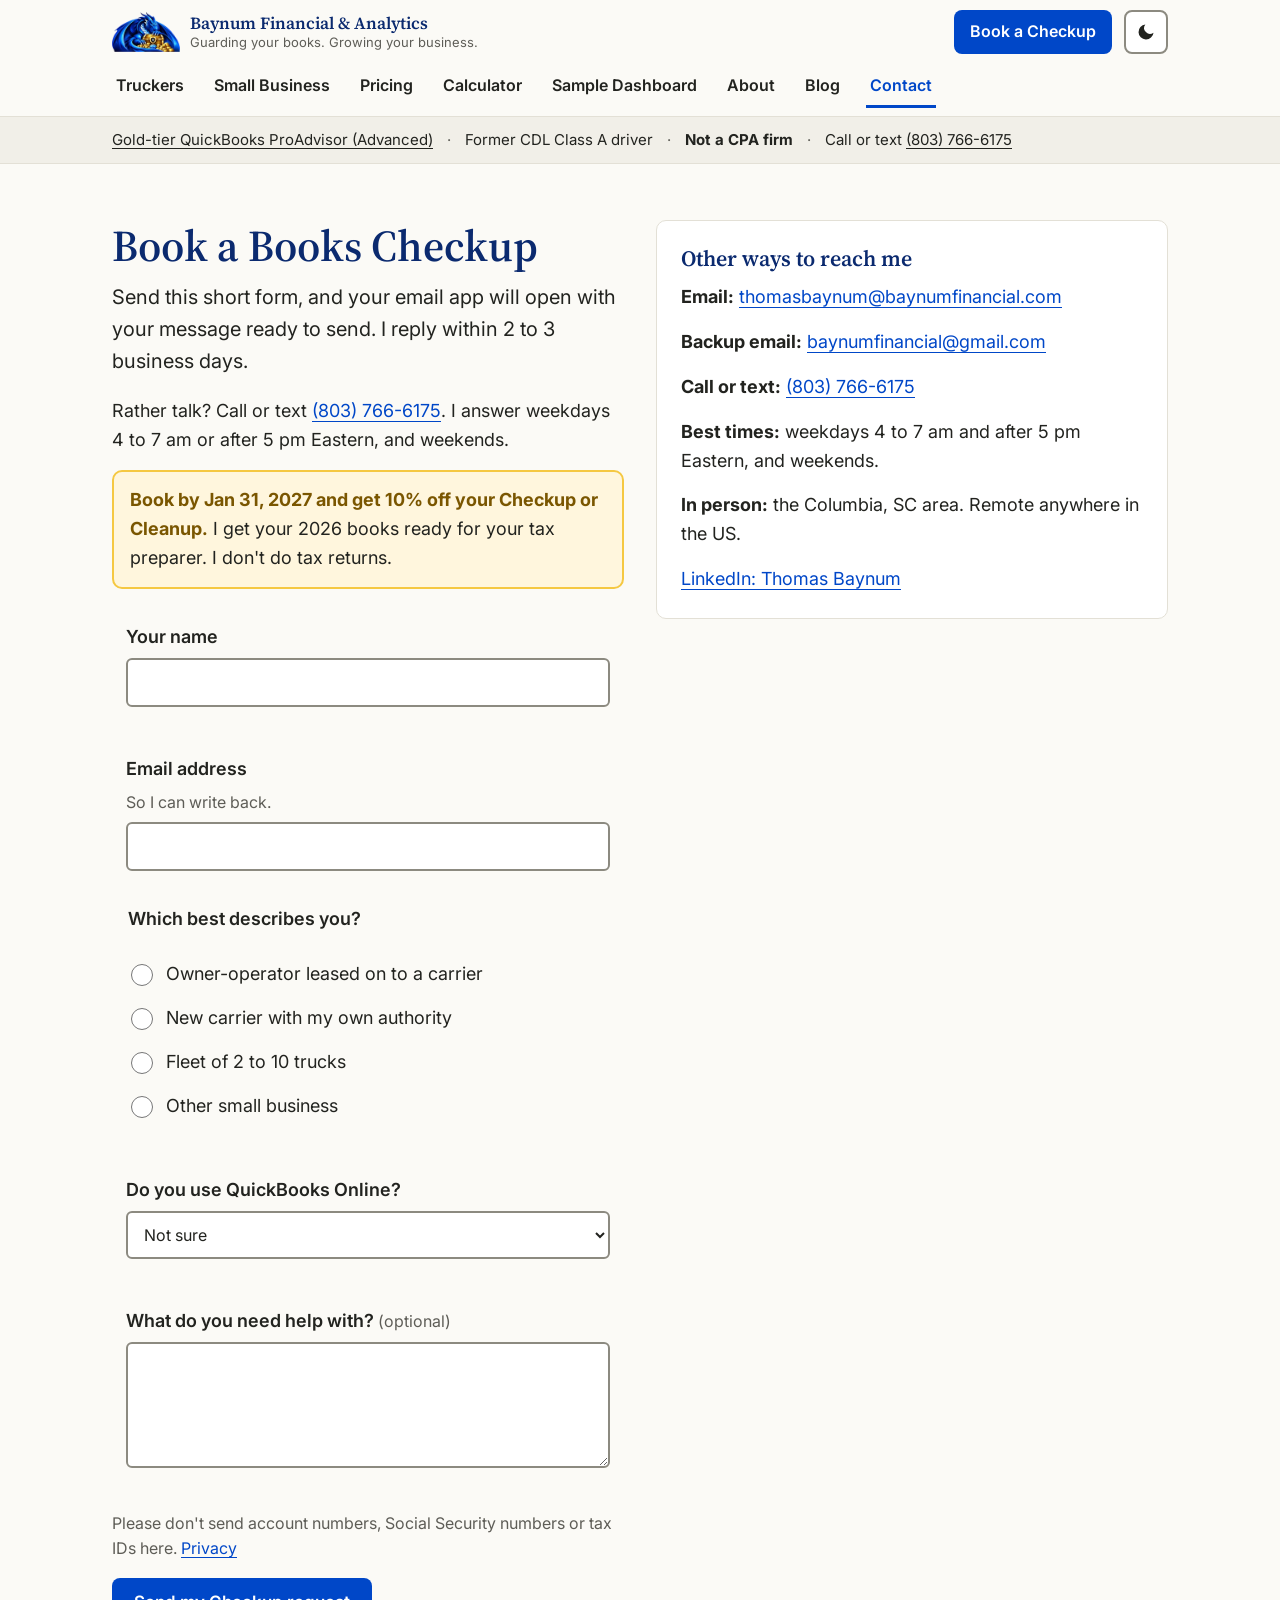
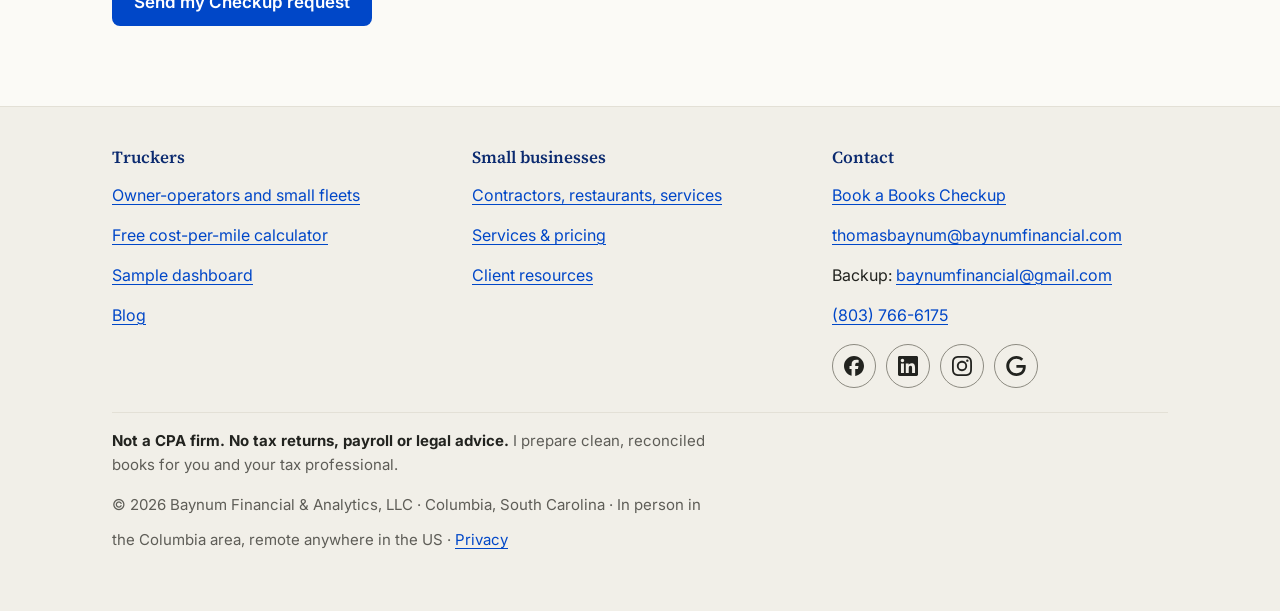
<file: contact/index.html>
<!doctype html>
<html lang="en">
<head>
  <meta charset="utf-8">
  <meta name="viewport" content="width=device-width, initial-scale=1">
  <script>document.documentElement.classList.add('js');(function(){try{var t=localStorage.getItem('theme');if(t)document.documentElement.dataset.theme=t;}catch(e){}})();</script>
  <script async src="https://www.googletagmanager.com/gtag/js?id=G-1WZKCX57DY"></script>
  <script>
    window.dataLayer = window.dataLayer || [];
    function gtag(){dataLayer.push(arguments);}
    gtag('js', new Date());
    gtag('config', 'G-1WZKCX57DY');
  </script>
  <title>Book a Books Checkup | Baynum Financial &amp; Analytics</title>
  <meta name="description" content="Send a short form to book a QuickBooks books checkup. Replies within 2-3 business days. In person in Columbia, SC; remote nationwide.">
  <link rel="canonical" href="https://baynumfinancial.com/contact/">
  <meta property="og:type" content="website">
  <meta property="og:site_name" content="Baynum Financial &amp; Analytics, LLC">
  <meta property="og:title" content="Book a Books Checkup | Baynum Financial &amp; Analytics">
  <meta property="og:description" content="Send a short form to book a QuickBooks books checkup. Replies within 2-3 business days. In person in Columbia, SC; remote nationwide.">
  <meta property="og:url" content="https://baynumfinancial.com/contact/">
  <meta property="og:image" content="https://baynumfinancial.com/assets/og-image.jpg">
  <meta property="og:image:width" content="1200">
  <meta property="og:image:height" content="630">
  <meta property="og:image:alt" content="Blue dragon guarding a gold treasure chest. Guarding your books. Growing your business.">
  <meta name="twitter:card" content="summary_large_image">
  <meta name="twitter:image" content="https://baynumfinancial.com/assets/og-image.jpg">
  <meta name="theme-color" content="#FBFAF6" media="(prefers-color-scheme: light)">
  <meta name="theme-color" content="#15171C" media="(prefers-color-scheme: dark)">
  <link rel="icon" href="/assets/favicon.ico" sizes="any">
  <link rel="apple-touch-icon" href="/assets/apple-touch-icon.png">
  <link rel="preconnect" href="https://fonts.googleapis.com">
  <link rel="preconnect" href="https://fonts.gstatic.com" crossorigin>
  <link href="https://fonts.googleapis.com/css2?family=Inter:wght@400;600;700&family=Source+Serif+4:wght@500;600&display=swap" rel="stylesheet">
  <link rel="stylesheet" href="/assets/site.css">
</head>
<body>
<a class="skip-link" href="#main">Skip to main content</a>
<header class="site-header">
  <div class="wrap header-bar">
    <a class="brand" href="/">
      <img src="/assets/logo-mark-96.webp" width="82" height="48" alt="">
      <span>Baynum Financial &amp; Analytics<small>Guarding your books. Growing your business.</small></span>
    </a>
    <a class="btn btn-primary btn-sm header-cta" href="/contact/" data-track="header_book_click">Book<span class="hide-sm">&nbsp;a Checkup</span></a>
    <button class="nav-toggle" type="button" aria-expanded="false" aria-controls="site-nav" hidden>Menu</button>
    <button type="button" class="theme-toggle" aria-pressed="false" data-theme-toggle>
      <span class="visually-hidden">Dark theme</span><svg aria-hidden="true" width="20" height="20" viewBox="0 0 24 24"><path fill="currentColor" d="M21 12.8A9 9 0 1 1 11.2 3a7 7 0 0 0 9.8 9.8z"/></svg>
    </button>
    <nav id="site-nav" aria-label="Main">
      <ul class="nav-list">
        <li><a href="/truckers/">Truckers</a></li>
        <li><a href="/small-business/">Small Business</a></li>
        <li><a href="/pricing/">Pricing</a></li>
        <li><a href="/cost-per-mile/">Calculator</a></li>
        <li><a href="/sample-dashboard/">Sample Dashboard</a></li>
        <li><a href="/about/">About</a></li>
        <li><a href="/blog/">Blog</a></li>
        <li><a href="/contact/" aria-current="page">Contact</a></li>
      </ul>
    </nav>
  </div>
</header>
<div class="cred-strip">
  <div class="wrap">
    <span><a href="https://proadvisor.intuit.com/app/accountant/search?searchId=thomas-baynum" target="_blank" rel="noopener">Gold-tier QuickBooks ProAdvisor (Advanced)</a></span>
    <span>Former CDL Class A driver</span>
    <span><strong>Not a CPA firm</strong></span>
    <span>Call or text <a href="tel:+18037666175">(803) 766-6175</a></span>
  </div>
</div>
<main id="main">

<section class="hero">
  <div class="wrap split">
    <div>
      <h1>Book a Books Checkup</h1>
      <p class="lede">Send this short form, and your email app will open with your message ready to send. I reply within 2 to 3 business days.</p>
      <p>Rather talk? Call or text <a href="tel:+18037666175">(803) 766-6175</a>. I answer weekdays 4 to 7 am or after 5 pm Eastern, and weekends.</p>
      <div class="offer" role="note"><p><strong>Book by Jan 31, 2027 and get 10% off your Checkup or Cleanup.</strong> I get your 2026 books ready for your tax preparer. I don't do tax returns.</p></div>
      <form id="checkup-form" class="form" novalidate data-validate>
        <div class="form-summary" tabindex="-1" hidden>
          <h2 class="form-summary__title">Information needed</h2>
          <p>Please fix these before sending:</p>
          <ul class="form-summary__list"></ul>
        </div>
        <div class="field">
          <label for="f-name">Your name</label>
          <input id="f-name" name="name" type="text" autocomplete="name" required
                 data-msg-missing="Information needed: your name, so I know who I'm writing to.">
          <p class="field-error" id="f-name-error" hidden></p>
        </div>
        <div class="field">
          <label for="f-email">Email address</label>
          <span class="hint" id="f-email-hint">So I can write back.</span>
          <input id="f-email" name="email" type="email" autocomplete="email" inputmode="email" required aria-describedby="f-email-hint"
                 data-msg-missing="Information needed: your email address, so I can write back."
                 data-msg-invalid="Information needed: that email looks incomplete. Check it has an @ and a dot, like name@example.com.">
          <p class="field-error" id="f-email-error" hidden></p>
        </div>
        <fieldset class="field" id="f-audience">
          <legend>Which best describes you?</legend>
          <label class="choice"><input id="f-aud-lease" type="radio" name="audience" value="Lease-on owner-operator" required data-msg-missing="Information needed: pick the option that fits you best."> Owner-operator leased on to a carrier</label>
          <label class="choice"><input type="radio" name="audience" value="New carrier with my own authority"> New carrier with my own authority</label>
          <label class="choice"><input type="radio" name="audience" value="Fleet of 2-10 trucks"> Fleet of 2 to 10 trucks</label>
          <label class="choice"><input id="f-aud-other" type="radio" name="audience" value="Other small business"> Other small business</label>
          <p class="field-error" id="f-audience-error" hidden></p>
        </fieldset>
        <div class="field" id="f-trucks-field" hidden>
          <label for="f-trucks">How many trucks? <span class="optional">(optional)</span></label>
          <input id="f-trucks" name="trucks" type="text" inputmode="numeric" autocomplete="off">
        </div>
        <div class="field">
          <label for="f-qbo">Do you use QuickBooks Online?</label>
          <select id="f-qbo" name="qbo"><option>Yes</option><option>No</option><option selected>Not sure</option></select>
        </div>
        <div class="field">
          <label for="f-msg">What do you need help with? <span class="optional">(optional)</span></label>
          <textarea id="f-msg" name="message" rows="4"></textarea>
        </div>
        <p class="visually-hidden" aria-hidden="true"><label>Leave blank <input type="text" name="_gotcha" tabindex="-1" autocomplete="off"></label></p>
        <p class="fine">Please don't send account numbers, Social Security numbers or tax IDs here. <a href="/privacy.html">Privacy</a></p>
        <button class="btn btn-primary btn-block" type="submit">Send my Checkup request</button>
      </form>
      <div class="form-done" id="form-done" hidden>
        <h2 tabindex="-1">Your email app should be opening.</h2>
        <p>Press send there, and I'll reply within 2 to 3 business days.</p>
        <p>Nothing opened? Copy your message and email it to <a href="mailto:thomasbaynum@baynumfinancial.com">thomasbaynum@baynumfinancial.com</a> (backup: <a href="mailto:baynumfinancial@gmail.com">baynumfinancial@gmail.com</a>), or call or text <a href="tel:+18037666175">(803) 766-6175</a>.</p>
        <p><button class="btn btn-secondary" type="button" id="f-copy">Copy my message</button> <span id="f-copied" class="fine" aria-live="polite"></span></p>
      </div>
    </div>
    <div>
      <div class="card">
        <h2 style="font-size:1.375rem">Other ways to reach me</h2>
        <p><strong>Email:</strong> <a href="mailto:thomasbaynum@baynumfinancial.com">thomasbaynum@baynumfinancial.com</a></p>
        <p><strong>Backup email:</strong> <a href="mailto:baynumfinancial@gmail.com">baynumfinancial@gmail.com</a></p>
        <p><strong>Call or text:</strong> <a href="tel:+18037666175">(803) 766-6175</a></p>
        <p><strong>Best times:</strong> weekdays 4 to 7 am and after 5 pm Eastern, and weekends.</p>
        <p><strong>In person:</strong> the Columbia, SC area. Remote anywhere in the US.</p>
        <p><a href="https://www.linkedin.com/in/thomas-baynumacct" target="_blank" rel="noopener">LinkedIn: Thomas Baynum</a></p>
      </div>
    </div>
  </div>
</section>

</main>
<footer class="site-footer">
  <div class="wrap">
    <div class="footer-grid">
      <div>
        <h2>Truckers</h2>
        <ul>
          <li><a href="/truckers/">Owner-operators and small fleets</a></li>
          <li><a href="/cost-per-mile/">Free cost-per-mile calculator</a></li>
          <li><a href="/sample-dashboard/">Sample dashboard</a></li>
          <li><a href="/blog/">Blog</a></li>
        </ul>
      </div>
      <div>
        <h2>Small businesses</h2>
        <ul>
          <li><a href="/small-business/">Contractors, restaurants, services</a></li>
          <li><a href="/pricing/">Services &amp; pricing</a></li>
          <li><a href="/resources.html">Client resources</a></li>
        </ul>
      </div>
      <div>
        <h2>Contact</h2>
        <ul>
          <li><a href="/contact/">Book a Books Checkup</a></li>
          <li><a href="mailto:thomasbaynum@baynumfinancial.com">thomasbaynum@baynumfinancial.com</a></li>
          <li>Backup: <a href="mailto:baynumfinancial@gmail.com">baynumfinancial@gmail.com</a></li>
          <li><a href="tel:+18037666175">(803) 766-6175</a></li>
        </ul>
        <nav class="social" aria-label="Find Baynum Financial &amp; Analytics online">
        <a href="https://www.facebook.com/share/19sVhgPAaU/" target="_blank" rel="noopener" aria-label="Facebook" title="Facebook" data-network="facebook"><svg viewBox="0 0 24 24" aria-hidden="true"><path d="M9.101 23.691v-7.98H6.627v-3.667h2.474v-1.58c0-4.085 1.848-5.978 5.858-5.978.401 0 .955.042 1.468.103a8.68 8.68 0 0 1 1.141.195v3.325a8.623 8.623 0 0 0-.653-.036 26.805 26.805 0 0 0-.733-.009c-.707 0-1.259.096-1.675.309a1.686 1.686 0 0 0-.679.622c-.258.42-.374.995-.374 1.752v1.297h3.919l-.386 2.103-.287 1.564h-3.246v8.245C19.396 23.238 24 18.179 24 12.044c0-6.627-5.373-12-12-12s-12 5.373-12 12c0 5.628 3.874 10.35 9.101 11.647Z"/></svg></a>
        <a href="https://www.linkedin.com/company/baynumfinancial" target="_blank" rel="noopener" aria-label="LinkedIn" title="LinkedIn" data-network="linkedin"><svg viewBox="0 0 24 24" aria-hidden="true"><path d="M20.447 20.452h-3.554v-5.569c0-1.328-.027-3.037-1.852-3.037-1.853 0-2.136 1.445-2.136 2.939v5.667H9.351V9h3.414v1.561h.046c.477-.9 1.637-1.85 3.37-1.85 3.601 0 4.267 2.37 4.267 5.455v6.286zM5.337 7.433c-1.144 0-2.063-.926-2.063-2.065 0-1.138.92-2.063 2.063-2.063 1.14 0 2.064.925 2.064 2.063 0 1.139-.925 2.065-2.064 2.065zm1.782 13.019H3.555V9h3.564v11.452zM22.225 0H1.771C.792 0 0 .774 0 1.729v20.542C0 23.227.792 24 1.771 24h20.451C23.2 24 24 23.227 24 22.271V1.729C24 .774 23.2 0 22.222 0h.003z"/></svg></a>
        <a href="https://www.instagram.com/baynumbookkeeping/" target="_blank" rel="noopener" aria-label="Instagram" title="Instagram" data-network="instagram"><svg viewBox="0 0 24 24" aria-hidden="true"><path d="M7.0301.084c-1.2768.0602-2.1487.264-2.911.5634-.7888.3075-1.4575.72-2.1228 1.3877-.6652.6677-1.075 1.3368-1.3802 2.127-.2954.7638-.4956 1.6365-.552 2.914-.0564 1.2775-.0689 1.6882-.0626 4.947.0062 3.2586.0206 3.6671.0825 4.9473.061 1.2765.264 2.1482.5635 2.9107.308.7889.72 1.4573 1.388 2.1228.6679.6655 1.3365 1.0743 2.1285 1.38.7632.295 1.6361.4961 2.9134.552 1.2773.056 1.6884.069 4.9462.0627 3.2578-.0062 3.668-.0207 4.9478-.0814 1.28-.0607 2.147-.2652 2.9098-.5633.7889-.3086 1.4578-.72 2.1228-1.3881.665-.6682 1.0745-1.3378 1.3795-2.1284.2957-.7632.4966-1.636.552-2.9124.056-1.2809.0692-1.6898.063-4.948-.0063-3.2583-.021-3.6668-.0817-4.9465-.0607-1.2797-.264-2.1487-.5633-2.9117-.3084-.7889-.72-1.4568-1.3876-2.1228C21.2982 1.33 20.628.9208 19.8378.6165 19.074.321 18.2017.1197 16.9244.0645 15.6471.0093 15.236-.005 11.977.0014 8.718.0076 8.31.0215 7.0301.0839m.1402 21.6932c-1.17-.0509-1.8053-.2453-2.2287-.408-.5606-.216-.96-.4771-1.3819-.895-.422-.4178-.6811-.8186-.9-1.378-.1644-.4234-.3624-1.058-.4171-2.228-.0595-1.2645-.072-1.6442-.079-4.848-.007-3.2037.0053-3.583.0607-4.848.05-1.169.2456-1.805.408-2.2282.216-.5613.4762-.96.895-1.3816.4188-.4217.8184-.6814 1.3783-.9003.423-.1651 1.0575-.3614 2.227-.4171 1.2655-.06 1.6447-.072 4.848-.079 3.2033-.007 3.5835.005 4.8495.0608 1.169.0508 1.8053.2445 2.228.408.5608.216.96.4754 1.3816.895.4217.4194.6816.8176.9005 1.3787.1653.4217.3617 1.056.4169 2.2263.0602 1.2655.0739 1.645.0796 4.848.0058 3.203-.0055 3.5834-.061 4.848-.051 1.17-.245 1.8055-.408 2.2294-.216.5604-.4763.96-.8954 1.3814-.419.4215-.8181.6811-1.3783.9-.4224.1649-1.0577.3617-2.2262.4174-1.2656.0595-1.6448.072-4.8493.079-3.2045.007-3.5825-.006-4.848-.0608M16.953 5.5864A1.44 1.44 0 1 0 18.39 4.144a1.44 1.44 0 0 0-1.437 1.4424M5.8385 12.012c.0067 3.4032 2.7706 6.1557 6.173 6.1493 3.4026-.0065 6.157-2.7701 6.1506-6.1733-.0065-3.4032-2.771-6.1565-6.174-6.1498-3.403.0067-6.156 2.771-6.1496 6.1738M8 12.0077a4 4 0 1 1 4.008 3.9921A3.9996 3.9996 0 0 1 8 12.0077"/></svg></a>
        <a href="https://share.google/xo7Ijdk0C8H3DV2c4" target="_blank" rel="noopener" aria-label="Google Business Profile" title="Google Business Profile" data-network="google"><svg viewBox="0 0 24 24" aria-hidden="true"><path d="M12.48 10.92v3.28h7.84c-.24 1.84-.853 3.187-1.787 4.133-1.147 1.147-2.933 2.4-6.053 2.4-4.827 0-8.6-3.893-8.6-8.72s3.773-8.72 8.6-8.72c2.6 0 4.507 1.027 5.907 2.347l2.307-2.307C18.747 1.44 16.133 0 12.48 0 5.867 0 .307 5.387.307 12s5.56 12 12.173 12c3.573 0 6.267-1.173 8.373-3.36 2.16-2.16 2.84-5.213 2.84-7.667 0-.76-.053-1.467-.173-2.053H12.48z"/></svg></a>
        </nav>
      </div>
    </div>
    <div class="footer-legal">
      <p><strong>Not a CPA firm. No tax returns, payroll or legal advice.</strong> I prepare clean, reconciled books for you and your tax professional.</p>
      <p>© 2026 Baynum Financial &amp; Analytics, LLC · Columbia, South Carolina · In person in the Columbia area, remote anywhere in the US · <a href="/privacy.html">Privacy</a></p>
    </div>
  </div>
</footer>
<script src="/assets/site.js" defer></script>
<script src="/assets/forms.js" defer></script>
</body>
</html>
</file>
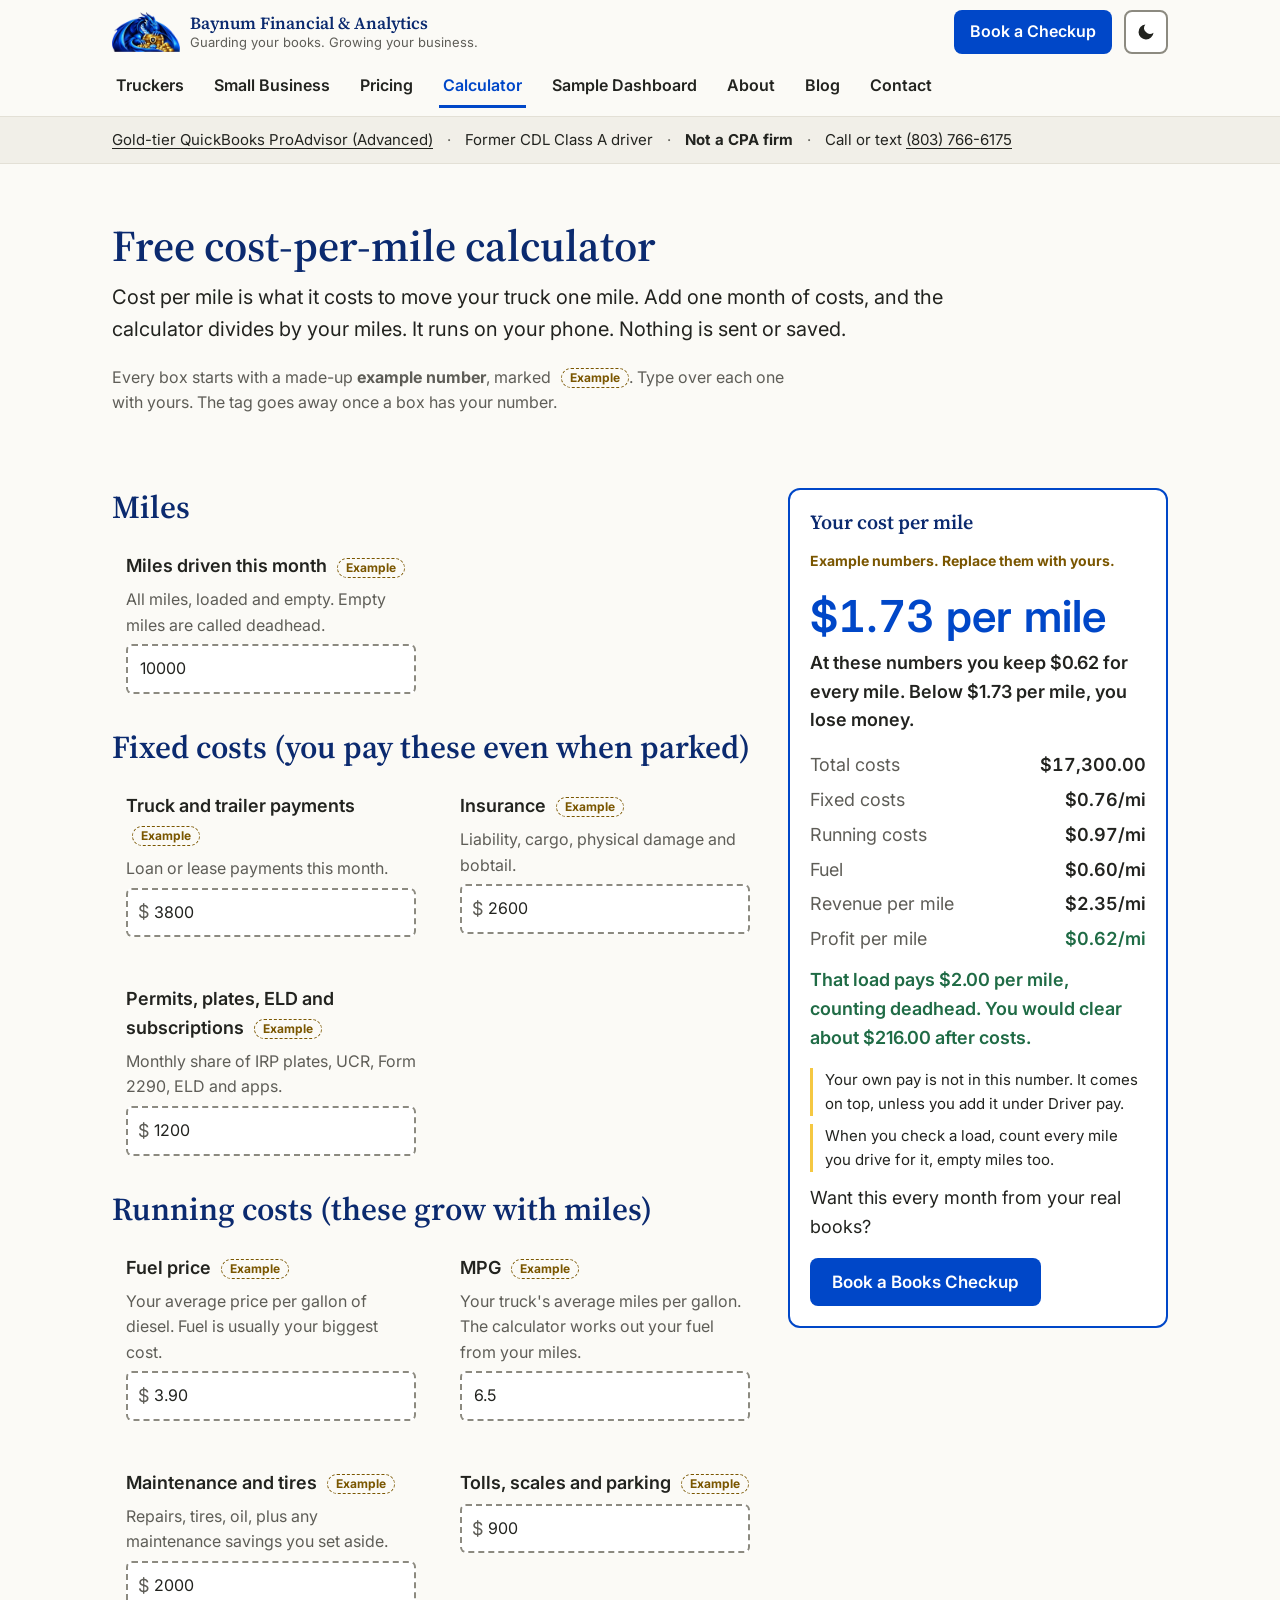
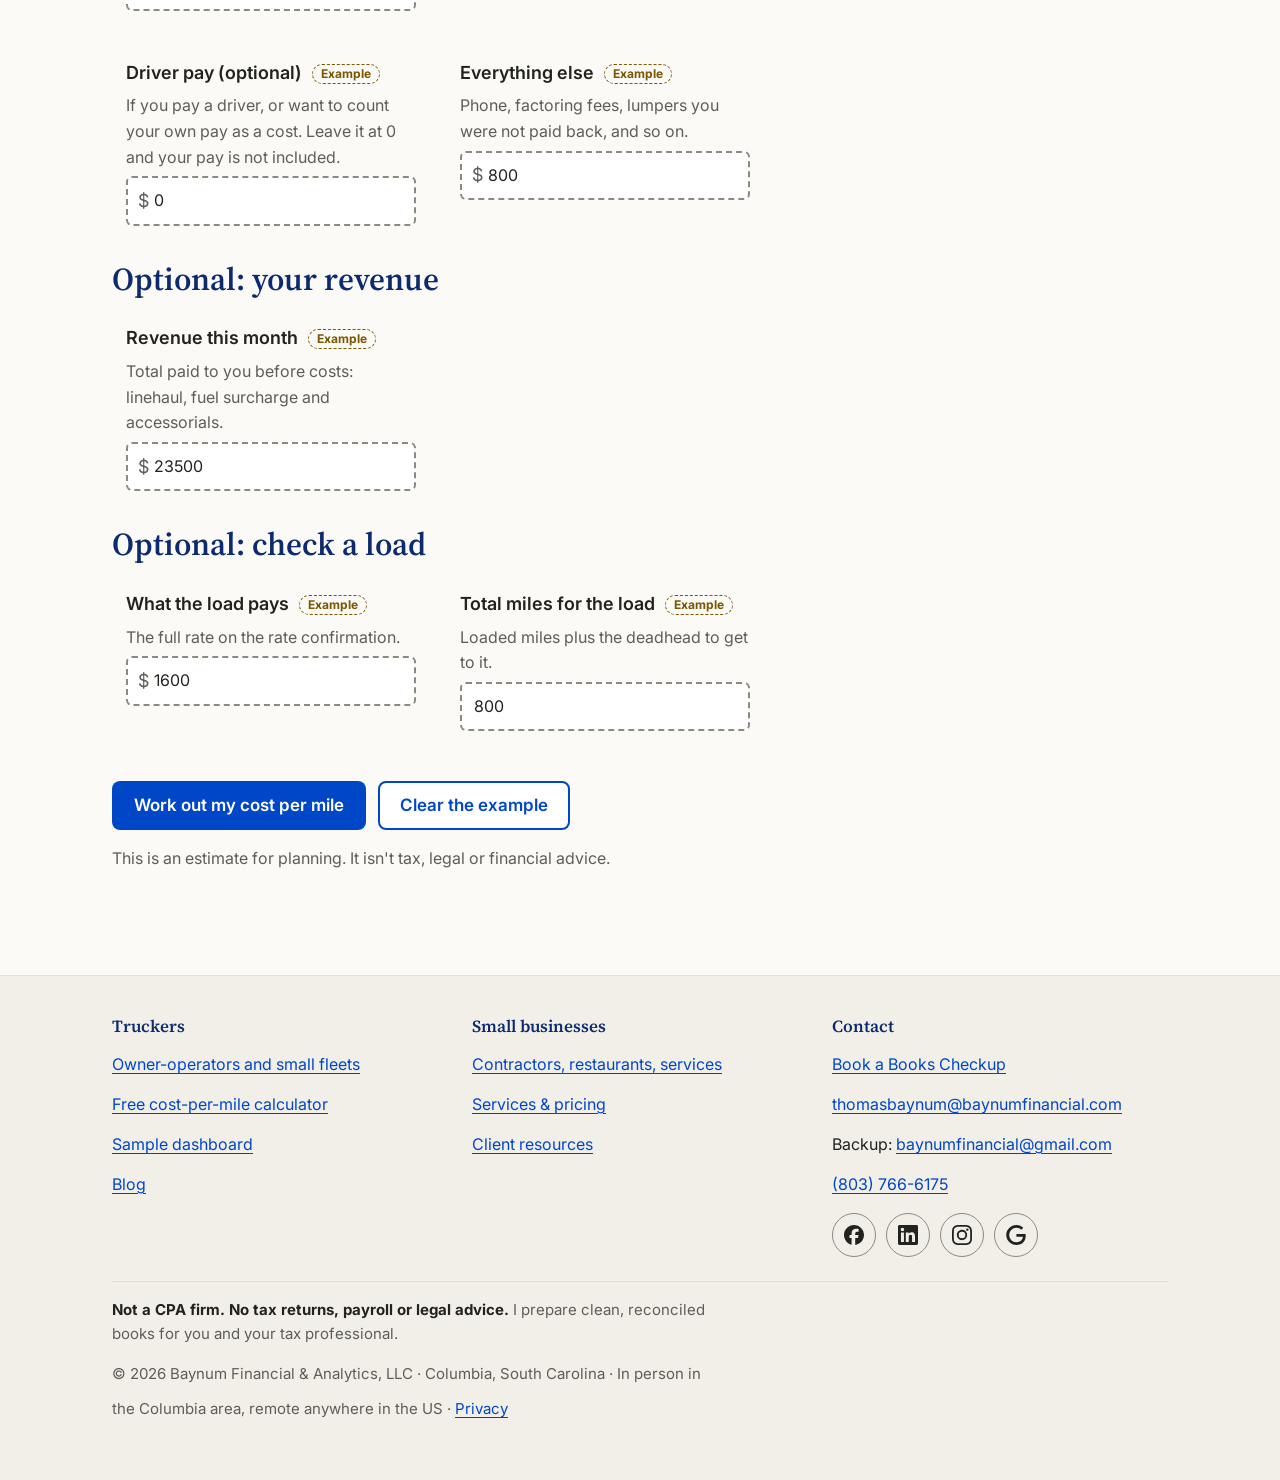
<file: cost-per-mile/index.html>
<!doctype html>
<html lang="en">
<head>
  <meta charset="utf-8">
  <meta name="viewport" content="width=device-width, initial-scale=1">
  <script>document.documentElement.classList.add('js');(function(){try{var t=localStorage.getItem('theme');if(t)document.documentElement.dataset.theme=t;}catch(e){}})();</script>
  <script async src="https://www.googletagmanager.com/gtag/js?id=G-1WZKCX57DY"></script>
  <script>
    window.dataLayer = window.dataLayer || [];
    function gtag(){dataLayer.push(arguments);}
    gtag('js', new Date());
    gtag('config', 'G-1WZKCX57DY');
  </script>
  <title>Free Cost-per-Mile Calculator for Truckers | Baynum Financial</title>
  <meta name="description" content="Work out your trucking cost per mile and the rate you can't go below in about a minute. Runs in your browser; nothing is sent or saved.">
  <link rel="canonical" href="https://baynumfinancial.com/cost-per-mile/">
  <meta property="og:type" content="website">
  <meta property="og:site_name" content="Baynum Financial &amp; Analytics, LLC">
  <meta property="og:title" content="Free Cost-per-Mile Calculator for Truckers | Baynum Financial">
  <meta property="og:description" content="Work out your trucking cost per mile and the rate you can't go below in about a minute. Runs in your browser; nothing is sent or saved.">
  <meta property="og:url" content="https://baynumfinancial.com/cost-per-mile/">
  <meta property="og:image" content="https://baynumfinancial.com/assets/og-image.jpg">
  <meta property="og:image:width" content="1200">
  <meta property="og:image:height" content="630">
  <meta property="og:image:alt" content="Blue dragon guarding a gold treasure chest. Guarding your books. Growing your business.">
  <meta name="twitter:card" content="summary_large_image">
  <meta name="twitter:image" content="https://baynumfinancial.com/assets/og-image.jpg">
  <meta name="theme-color" content="#FBFAF6" media="(prefers-color-scheme: light)">
  <meta name="theme-color" content="#15171C" media="(prefers-color-scheme: dark)">
  <link rel="icon" href="/assets/favicon.ico" sizes="any">
  <link rel="apple-touch-icon" href="/assets/apple-touch-icon.png">
  <link rel="preconnect" href="https://fonts.googleapis.com">
  <link rel="preconnect" href="https://fonts.gstatic.com" crossorigin>
  <link href="https://fonts.googleapis.com/css2?family=Inter:wght@400;600;700&family=Source+Serif+4:wght@500;600&display=swap" rel="stylesheet">
  <link rel="stylesheet" href="/assets/site.css">
</head>
<body>
<a class="skip-link" href="#main">Skip to main content</a>
<header class="site-header">
  <div class="wrap header-bar">
    <a class="brand" href="/">
      <img src="/assets/logo-mark-96.webp" width="82" height="48" alt="">
      <span>Baynum Financial &amp; Analytics<small>Guarding your books. Growing your business.</small></span>
    </a>
    <a class="btn btn-primary btn-sm header-cta" href="/contact/" data-track="header_book_click">Book<span class="hide-sm">&nbsp;a Checkup</span></a>
    <button class="nav-toggle" type="button" aria-expanded="false" aria-controls="site-nav" hidden>Menu</button>
    <button type="button" class="theme-toggle" aria-pressed="false" data-theme-toggle>
      <span class="visually-hidden">Dark theme</span><svg aria-hidden="true" width="20" height="20" viewBox="0 0 24 24"><path fill="currentColor" d="M21 12.8A9 9 0 1 1 11.2 3a7 7 0 0 0 9.8 9.8z"/></svg>
    </button>
    <nav id="site-nav" aria-label="Main">
      <ul class="nav-list">
        <li><a href="/truckers/">Truckers</a></li>
        <li><a href="/small-business/">Small Business</a></li>
        <li><a href="/pricing/">Pricing</a></li>
        <li><a href="/cost-per-mile/" aria-current="page">Calculator</a></li>
        <li><a href="/sample-dashboard/">Sample Dashboard</a></li>
        <li><a href="/about/">About</a></li>
        <li><a href="/blog/">Blog</a></li>
        <li><a href="/contact/">Contact</a></li>
      </ul>
    </nav>
  </div>
</header>
<div class="cred-strip">
  <div class="wrap">
    <span><a href="https://proadvisor.intuit.com/app/accountant/search?searchId=thomas-baynum" target="_blank" rel="noopener">Gold-tier QuickBooks ProAdvisor (Advanced)</a></span>
    <span>Former CDL Class A driver</span>
    <span><strong>Not a CPA firm</strong></span>
    <span>Call or text <a href="tel:+18037666175">(803) 766-6175</a></span>
  </div>
</div>
<main id="main">

<section class="hero">
  <div class="wrap">
    <h1>Free cost-per-mile calculator</h1>
    <p class="lede">Cost per mile is what it costs to move your truck one mile. Add one month of costs, and the calculator divides by your miles. It runs on your phone. Nothing is sent or saved.</p>
    <p class="fine">Every box starts with a made-up <strong>example number</strong>, marked <span class="ex-tag">Example</span>. Type over each one with yours. The tag goes away once a box has your number.</p>
  </div>
</section>
<section class="section" style="padding-top:0">
  <div class="wrap calc">
    <form id="cpm-form" class="form" novalidate data-validate style="max-width:none">
      <div class="form-summary" tabindex="-1" hidden>
        <h2 class="form-summary__title">Information needed</h2>
        <p>Please fix these to see your result:</p>
        <ul class="form-summary__list"></ul>
      </div>
      <h2>Miles</h2>
      <div class="calc-fields">
      <div class="field" id="c-miles-field">
        <label for="c-miles">Miles driven this month <span class="ex-tag">Example</span></label>
        <span class="hint" id="c-miles-hint">All miles, loaded and empty. Empty miles are called deadhead.</span>
        <input id="c-miles" name="c-miles" inputmode="decimal" autocomplete="off" value="10000" data-number required data-min-exclusive="0" data-msg-missing="Information needed: miles driven this month. The calculator divides your costs by this number." aria-describedby="c-miles-hint" data-msg-invalid="Information needed: use numbers only, like 1250 or 1250.50." data-msg-range="Information needed: miles must be more than 0.">
        <p class="field-error" id="c-miles-error" hidden></p>
      </div>
      </div>
      <h2>Fixed costs (you pay these even when parked)</h2>
      <div class="calc-fields">
      <div class="field" id="c-payment-field">
        <label for="c-payment">Truck and trailer payments <span class="ex-tag">Example</span></label>
        <span class="hint" id="c-payment-hint">Loan or lease payments this month.</span>
        <div class="money"><input id="c-payment" name="c-payment" inputmode="decimal" autocomplete="off" value="3800" data-number data-min="0" aria-describedby="c-payment-hint" data-msg-invalid="Information needed: use numbers only, like 1250 or 1250.50." data-msg-range="Information needed: this can't be negative. Enter 0 if you had none."></div>
        <p class="field-error" id="c-payment-error" hidden></p>
      </div>
      <div class="field" id="c-insurance-field">
        <label for="c-insurance">Insurance <span class="ex-tag">Example</span></label>
        <span class="hint" id="c-insurance-hint">Liability, cargo, physical damage and bobtail.</span>
        <div class="money"><input id="c-insurance" name="c-insurance" inputmode="decimal" autocomplete="off" value="2600" data-number data-min="0" aria-describedby="c-insurance-hint" data-msg-invalid="Information needed: use numbers only, like 1250 or 1250.50." data-msg-range="Information needed: this can't be negative. Enter 0 if you had none."></div>
        <p class="field-error" id="c-insurance-error" hidden></p>
      </div>
      <div class="field" id="c-permits-field">
        <label for="c-permits">Permits, plates, ELD and subscriptions <span class="ex-tag">Example</span></label>
        <span class="hint" id="c-permits-hint">Monthly share of IRP plates, UCR, Form 2290, ELD and apps.</span>
        <div class="money"><input id="c-permits" name="c-permits" inputmode="decimal" autocomplete="off" value="1200" data-number data-min="0" aria-describedby="c-permits-hint" data-msg-invalid="Information needed: use numbers only, like 1250 or 1250.50." data-msg-range="Information needed: this can't be negative. Enter 0 if you had none."></div>
        <p class="field-error" id="c-permits-error" hidden></p>
      </div>
      </div>
      <h2>Running costs (these grow with miles)</h2>
      <div class="calc-fields">
      <div class="field" id="c-fuel-price-field">
        <label for="c-fuel-price">Fuel price <span class="ex-tag">Example</span></label>
        <span class="hint" id="c-fuel-price-hint">Your average price per gallon of diesel. Fuel is usually your biggest cost.</span>
        <div class="money"><input id="c-fuel-price" name="c-fuel-price" inputmode="decimal" autocomplete="off" value="3.90" data-number data-min="0" aria-describedby="c-fuel-price-hint" data-msg-invalid="Information needed: use numbers only, like 1250 or 1250.50." data-msg-range="Information needed: this can't be negative. Enter 0 if you had none."></div>
        <p class="field-error" id="c-fuel-price-error" hidden></p>
      </div>
      <div class="field" id="c-mpg-field">
        <label for="c-mpg">MPG <span class="ex-tag">Example</span></label>
        <span class="hint" id="c-mpg-hint">Your truck's average miles per gallon. The calculator works out your fuel from your miles.</span>
        <input id="c-mpg" name="c-mpg" inputmode="decimal" autocomplete="off" value="6.5" data-number required data-min-exclusive="0" data-msg-missing="Information needed: your MPG. The calculator uses it to work out your fuel." aria-describedby="c-mpg-hint" data-msg-invalid="Information needed: use numbers only, like 1250 or 1250.50." data-msg-range="Information needed: MPG must be more than 0.">
        <p class="field-error" id="c-mpg-error" hidden></p>
      </div>
      <div class="field" id="c-maint-field">
        <label for="c-maint">Maintenance and tires <span class="ex-tag">Example</span></label>
        <span class="hint" id="c-maint-hint">Repairs, tires, oil, plus any maintenance savings you set aside.</span>
        <div class="money"><input id="c-maint" name="c-maint" inputmode="decimal" autocomplete="off" value="2000" data-number data-min="0" aria-describedby="c-maint-hint" data-msg-invalid="Information needed: use numbers only, like 1250 or 1250.50." data-msg-range="Information needed: this can't be negative. Enter 0 if you had none."></div>
        <p class="field-error" id="c-maint-error" hidden></p>
      </div>
      <div class="field" id="c-tolls-field">
        <label for="c-tolls">Tolls, scales and parking <span class="ex-tag">Example</span></label>
        <span class="hint" id="c-tolls-hint"></span>
        <div class="money"><input id="c-tolls" name="c-tolls" inputmode="decimal" autocomplete="off" value="900" data-number data-min="0" aria-describedby="c-tolls-hint" data-msg-invalid="Information needed: use numbers only, like 1250 or 1250.50." data-msg-range="Information needed: this can't be negative. Enter 0 if you had none."></div>
        <p class="field-error" id="c-tolls-error" hidden></p>
      </div>
      <div class="field" id="c-pay-field">
        <label for="c-pay">Driver pay (optional) <span class="ex-tag">Example</span></label>
        <span class="hint" id="c-pay-hint">If you pay a driver, or want to count your own pay as a cost. Leave it at 0 and your pay is not included.</span>
        <div class="money"><input id="c-pay" name="c-pay" inputmode="decimal" autocomplete="off" value="0" data-number data-min="0" aria-describedby="c-pay-hint" data-msg-invalid="Information needed: use numbers only, like 1250 or 1250.50." data-msg-range="Information needed: this can't be negative. Enter 0 if you had none."></div>
        <p class="field-error" id="c-pay-error" hidden></p>
      </div>
      <div class="field" id="c-other-field">
        <label for="c-other">Everything else <span class="ex-tag">Example</span></label>
        <span class="hint" id="c-other-hint">Phone, factoring fees, lumpers you were not paid back, and so on.</span>
        <div class="money"><input id="c-other" name="c-other" inputmode="decimal" autocomplete="off" value="800" data-number data-min="0" aria-describedby="c-other-hint" data-msg-invalid="Information needed: use numbers only, like 1250 or 1250.50." data-msg-range="Information needed: this can't be negative. Enter 0 if you had none."></div>
        <p class="field-error" id="c-other-error" hidden></p>
      </div>
      </div>
      <h2>Optional: your revenue</h2>
      <div class="calc-fields">
      <div class="field" id="c-revenue-field">
        <label for="c-revenue">Revenue this month <span class="ex-tag">Example</span></label>
        <span class="hint" id="c-revenue-hint">Total paid to you before costs: linehaul, fuel surcharge and accessorials.</span>
        <div class="money"><input id="c-revenue" name="c-revenue" inputmode="decimal" autocomplete="off" value="23500" data-number data-min="0" aria-describedby="c-revenue-hint" data-msg-invalid="Information needed: use numbers only, like 1250 or 1250.50." data-msg-range="Information needed: this can't be negative. Enter 0 if you had none."></div>
        <p class="field-error" id="c-revenue-error" hidden></p>
      </div>
      </div>
      <h2>Optional: check a load</h2>
      <div class="calc-fields">
      <div class="field" id="c-load-pay-field">
        <label for="c-load-pay">What the load pays <span class="ex-tag">Example</span></label>
        <span class="hint" id="c-load-pay-hint">The full rate on the rate confirmation.</span>
        <div class="money"><input id="c-load-pay" name="c-load-pay" inputmode="decimal" autocomplete="off" value="1600" data-number data-min="0" aria-describedby="c-load-pay-hint" data-msg-invalid="Information needed: use numbers only, like 1250 or 1250.50." data-msg-range="Information needed: this can't be negative. Enter 0 if you had none."></div>
        <p class="field-error" id="c-load-pay-error" hidden></p>
      </div>
      <div class="field" id="c-load-miles-field">
        <label for="c-load-miles">Total miles for the load <span class="ex-tag">Example</span></label>
        <span class="hint" id="c-load-miles-hint">Loaded miles plus the deadhead to get to it.</span>
        <input id="c-load-miles" name="c-load-miles" inputmode="decimal" autocomplete="off" value="800" data-number data-min="0" aria-describedby="c-load-miles-hint" data-msg-invalid="Information needed: use numbers only, like 1250 or 1250.50." data-msg-range="Information needed: this can't be negative. Enter 0 if you had none." data-min-exclusive="0">
        <p class="field-error" id="c-load-miles-error" hidden></p>
      </div>
      </div>
      <div class="btn-row">
        <button class="btn btn-primary btn-block" type="submit">Work out my cost per mile</button>
        <button class="btn btn-secondary" type="button" id="c-clear">Clear the example</button>
      </div>
      <p class="fine">This is an estimate for planning. It isn't tax, legal or financial advice.</p>
    </form>
    <aside class="calc-result" id="calc-result" tabindex="-1" aria-labelledby="r-title">
      <h2 id="r-title" style="font-size:1.25rem">Your cost per mile</h2>
      <p id="r-example" class="example-note">Example numbers. Replace them with yours.</p>
      <p class="big" id="r-cpm">—</p>
      <p id="r-say" class="calc-say" aria-live="polite">Add your miles to see a result.</p>
      <dl>
        <dt>Total costs</dt><dd id="r-total">—</dd>
        <dt>Fixed costs</dt><dd id="r-fixed">—</dd>
        <dt>Running costs</dt><dd id="r-var">—</dd>
        <dt>Fuel</dt><dd id="r-fuel">—</dd>
        <dt class="r-rev">Revenue per mile</dt><dd class="r-rev" id="r-rpm">—</dd>
        <dt class="r-rev">Profit per mile</dt><dd class="r-rev" id="r-ppm">—</dd>
      </dl>
      <p id="r-load"></p>
      <ul class="calc-notes">
        <li id="r-pay-note">Your own pay is not in this number. It comes on top, unless you add it under Driver pay.</li>
        <li>When you check a load, count every mile you drive for it, empty miles too.</li>
      </ul>
      <p>Want this every month from your real books?</p>
      <a class="btn btn-primary btn-block" href="/contact/?for=trucking" data-track="book_click">Book a Books Checkup</a>
    </aside>
  </div>
</section>

</main>
<footer class="site-footer">
  <div class="wrap">
    <div class="footer-grid">
      <div>
        <h2>Truckers</h2>
        <ul>
          <li><a href="/truckers/">Owner-operators and small fleets</a></li>
          <li><a href="/cost-per-mile/">Free cost-per-mile calculator</a></li>
          <li><a href="/sample-dashboard/">Sample dashboard</a></li>
          <li><a href="/blog/">Blog</a></li>
        </ul>
      </div>
      <div>
        <h2>Small businesses</h2>
        <ul>
          <li><a href="/small-business/">Contractors, restaurants, services</a></li>
          <li><a href="/pricing/">Services &amp; pricing</a></li>
          <li><a href="/resources.html">Client resources</a></li>
        </ul>
      </div>
      <div>
        <h2>Contact</h2>
        <ul>
          <li><a href="/contact/">Book a Books Checkup</a></li>
          <li><a href="mailto:thomasbaynum@baynumfinancial.com">thomasbaynum@baynumfinancial.com</a></li>
          <li>Backup: <a href="mailto:baynumfinancial@gmail.com">baynumfinancial@gmail.com</a></li>
          <li><a href="tel:+18037666175">(803) 766-6175</a></li>
        </ul>
        <nav class="social" aria-label="Find Baynum Financial &amp; Analytics online">
        <a href="https://www.facebook.com/share/19sVhgPAaU/" target="_blank" rel="noopener" aria-label="Facebook" title="Facebook" data-network="facebook"><svg viewBox="0 0 24 24" aria-hidden="true"><path d="M9.101 23.691v-7.98H6.627v-3.667h2.474v-1.58c0-4.085 1.848-5.978 5.858-5.978.401 0 .955.042 1.468.103a8.68 8.68 0 0 1 1.141.195v3.325a8.623 8.623 0 0 0-.653-.036 26.805 26.805 0 0 0-.733-.009c-.707 0-1.259.096-1.675.309a1.686 1.686 0 0 0-.679.622c-.258.42-.374.995-.374 1.752v1.297h3.919l-.386 2.103-.287 1.564h-3.246v8.245C19.396 23.238 24 18.179 24 12.044c0-6.627-5.373-12-12-12s-12 5.373-12 12c0 5.628 3.874 10.35 9.101 11.647Z"/></svg></a>
        <a href="https://www.linkedin.com/company/baynumfinancial" target="_blank" rel="noopener" aria-label="LinkedIn" title="LinkedIn" data-network="linkedin"><svg viewBox="0 0 24 24" aria-hidden="true"><path d="M20.447 20.452h-3.554v-5.569c0-1.328-.027-3.037-1.852-3.037-1.853 0-2.136 1.445-2.136 2.939v5.667H9.351V9h3.414v1.561h.046c.477-.9 1.637-1.85 3.37-1.85 3.601 0 4.267 2.37 4.267 5.455v6.286zM5.337 7.433c-1.144 0-2.063-.926-2.063-2.065 0-1.138.92-2.063 2.063-2.063 1.14 0 2.064.925 2.064 2.063 0 1.139-.925 2.065-2.064 2.065zm1.782 13.019H3.555V9h3.564v11.452zM22.225 0H1.771C.792 0 0 .774 0 1.729v20.542C0 23.227.792 24 1.771 24h20.451C23.2 24 24 23.227 24 22.271V1.729C24 .774 23.2 0 22.222 0h.003z"/></svg></a>
        <a href="https://www.instagram.com/baynumbookkeeping/" target="_blank" rel="noopener" aria-label="Instagram" title="Instagram" data-network="instagram"><svg viewBox="0 0 24 24" aria-hidden="true"><path d="M7.0301.084c-1.2768.0602-2.1487.264-2.911.5634-.7888.3075-1.4575.72-2.1228 1.3877-.6652.6677-1.075 1.3368-1.3802 2.127-.2954.7638-.4956 1.6365-.552 2.914-.0564 1.2775-.0689 1.6882-.0626 4.947.0062 3.2586.0206 3.6671.0825 4.9473.061 1.2765.264 2.1482.5635 2.9107.308.7889.72 1.4573 1.388 2.1228.6679.6655 1.3365 1.0743 2.1285 1.38.7632.295 1.6361.4961 2.9134.552 1.2773.056 1.6884.069 4.9462.0627 3.2578-.0062 3.668-.0207 4.9478-.0814 1.28-.0607 2.147-.2652 2.9098-.5633.7889-.3086 1.4578-.72 2.1228-1.3881.665-.6682 1.0745-1.3378 1.3795-2.1284.2957-.7632.4966-1.636.552-2.9124.056-1.2809.0692-1.6898.063-4.948-.0063-3.2583-.021-3.6668-.0817-4.9465-.0607-1.2797-.264-2.1487-.5633-2.9117-.3084-.7889-.72-1.4568-1.3876-2.1228C21.2982 1.33 20.628.9208 19.8378.6165 19.074.321 18.2017.1197 16.9244.0645 15.6471.0093 15.236-.005 11.977.0014 8.718.0076 8.31.0215 7.0301.0839m.1402 21.6932c-1.17-.0509-1.8053-.2453-2.2287-.408-.5606-.216-.96-.4771-1.3819-.895-.422-.4178-.6811-.8186-.9-1.378-.1644-.4234-.3624-1.058-.4171-2.228-.0595-1.2645-.072-1.6442-.079-4.848-.007-3.2037.0053-3.583.0607-4.848.05-1.169.2456-1.805.408-2.2282.216-.5613.4762-.96.895-1.3816.4188-.4217.8184-.6814 1.3783-.9003.423-.1651 1.0575-.3614 2.227-.4171 1.2655-.06 1.6447-.072 4.848-.079 3.2033-.007 3.5835.005 4.8495.0608 1.169.0508 1.8053.2445 2.228.408.5608.216.96.4754 1.3816.895.4217.4194.6816.8176.9005 1.3787.1653.4217.3617 1.056.4169 2.2263.0602 1.2655.0739 1.645.0796 4.848.0058 3.203-.0055 3.5834-.061 4.848-.051 1.17-.245 1.8055-.408 2.2294-.216.5604-.4763.96-.8954 1.3814-.419.4215-.8181.6811-1.3783.9-.4224.1649-1.0577.3617-2.2262.4174-1.2656.0595-1.6448.072-4.8493.079-3.2045.007-3.5825-.006-4.848-.0608M16.953 5.5864A1.44 1.44 0 1 0 18.39 4.144a1.44 1.44 0 0 0-1.437 1.4424M5.8385 12.012c.0067 3.4032 2.7706 6.1557 6.173 6.1493 3.4026-.0065 6.157-2.7701 6.1506-6.1733-.0065-3.4032-2.771-6.1565-6.174-6.1498-3.403.0067-6.156 2.771-6.1496 6.1738M8 12.0077a4 4 0 1 1 4.008 3.9921A3.9996 3.9996 0 0 1 8 12.0077"/></svg></a>
        <a href="https://share.google/xo7Ijdk0C8H3DV2c4" target="_blank" rel="noopener" aria-label="Google Business Profile" title="Google Business Profile" data-network="google"><svg viewBox="0 0 24 24" aria-hidden="true"><path d="M12.48 10.92v3.28h7.84c-.24 1.84-.853 3.187-1.787 4.133-1.147 1.147-2.933 2.4-6.053 2.4-4.827 0-8.6-3.893-8.6-8.72s3.773-8.72 8.6-8.72c2.6 0 4.507 1.027 5.907 2.347l2.307-2.307C18.747 1.44 16.133 0 12.48 0 5.867 0 .307 5.387.307 12s5.56 12 12.173 12c3.573 0 6.267-1.173 8.373-3.36 2.16-2.16 2.84-5.213 2.84-7.667 0-.76-.053-1.467-.173-2.053H12.48z"/></svg></a>
        </nav>
      </div>
    </div>
    <div class="footer-legal">
      <p><strong>Not a CPA firm. No tax returns, payroll or legal advice.</strong> I prepare clean, reconciled books for you and your tax professional.</p>
      <p>© 2026 Baynum Financial &amp; Analytics, LLC · Columbia, South Carolina · In person in the Columbia area, remote anywhere in the US · <a href="/privacy.html">Privacy</a></p>
    </div>
  </div>
</footer>
<script src="/assets/site.js" defer></script>
<script src="/assets/forms.js" defer></script>
<script src="/assets/calculator.js" defer></script>
</body>
</html>
</file>
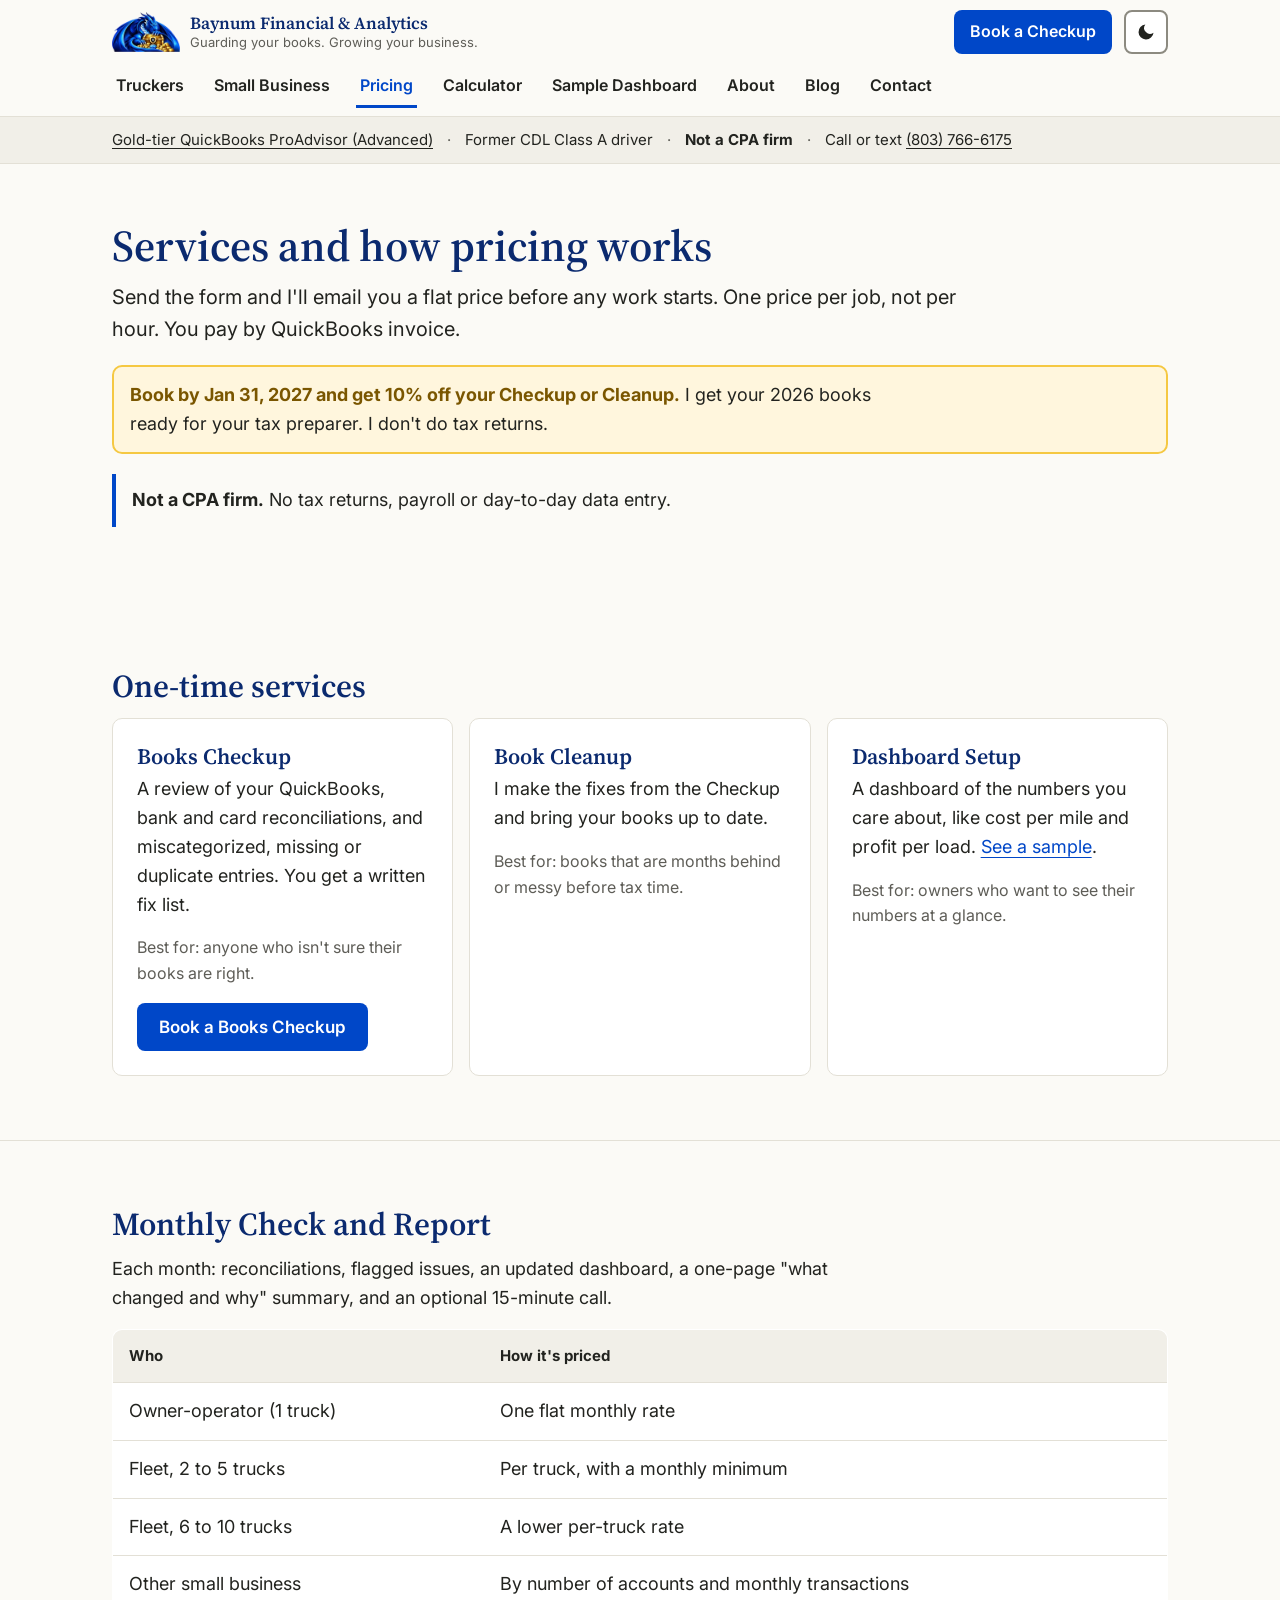
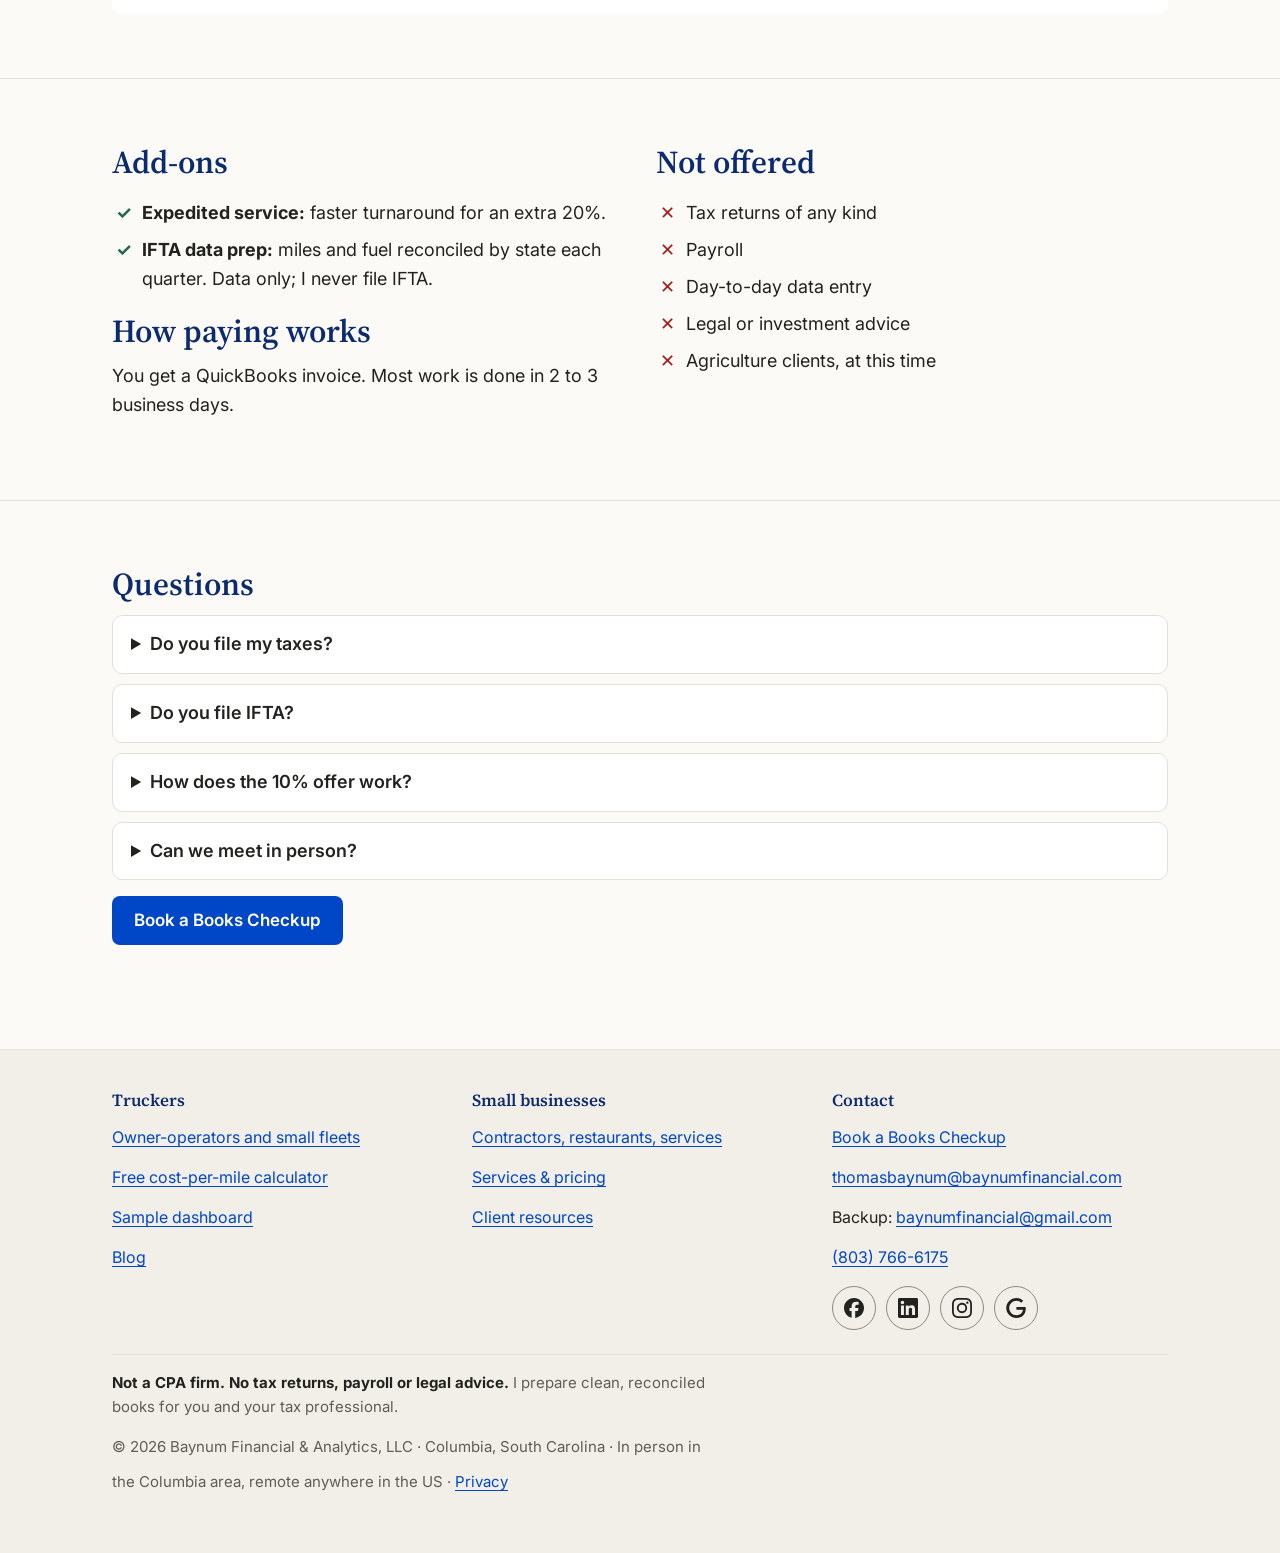
<file: pricing/index.html>
<!doctype html>
<html lang="en">
<head>
  <meta charset="utf-8">
  <meta name="viewport" content="width=device-width, initial-scale=1">
  <script>document.documentElement.classList.add('js');(function(){try{var t=localStorage.getItem('theme');if(t)document.documentElement.dataset.theme=t;}catch(e){}})();</script>
  <script async src="https://www.googletagmanager.com/gtag/js?id=G-1WZKCX57DY"></script>
  <script>
    window.dataLayer = window.dataLayer || [];
    function gtag(){dataLayer.push(arguments);}
    gtag('js', new Date());
    gtag('config', 'G-1WZKCX57DY');
  </script>
  <title>Services and Pricing | Baynum Financial &amp; Analytics</title>
  <meta name="description" content="Books checkups, cleanups, dashboards and monthly reports, quoted up front and paid by QuickBooks invoice. IFTA data prep only. Not a CPA firm.">
  <link rel="canonical" href="https://baynumfinancial.com/pricing/">
  <meta property="og:type" content="website">
  <meta property="og:site_name" content="Baynum Financial &amp; Analytics, LLC">
  <meta property="og:title" content="Services and Pricing | Baynum Financial &amp; Analytics">
  <meta property="og:description" content="Books checkups, cleanups, dashboards and monthly reports, quoted up front and paid by QuickBooks invoice. IFTA data prep only. Not a CPA firm.">
  <meta property="og:url" content="https://baynumfinancial.com/pricing/">
  <meta property="og:image" content="https://baynumfinancial.com/assets/og-image.jpg">
  <meta property="og:image:width" content="1200">
  <meta property="og:image:height" content="630">
  <meta property="og:image:alt" content="Blue dragon guarding a gold treasure chest. Guarding your books. Growing your business.">
  <meta name="twitter:card" content="summary_large_image">
  <meta name="twitter:image" content="https://baynumfinancial.com/assets/og-image.jpg">
  <meta name="theme-color" content="#FBFAF6" media="(prefers-color-scheme: light)">
  <meta name="theme-color" content="#15171C" media="(prefers-color-scheme: dark)">
  <link rel="icon" href="/assets/favicon.ico" sizes="any">
  <link rel="apple-touch-icon" href="/assets/apple-touch-icon.png">
  <link rel="preconnect" href="https://fonts.googleapis.com">
  <link rel="preconnect" href="https://fonts.gstatic.com" crossorigin>
  <link href="https://fonts.googleapis.com/css2?family=Inter:wght@400;600;700&family=Source+Serif+4:wght@500;600&display=swap" rel="stylesheet">
  <link rel="stylesheet" href="/assets/site.css">
</head>
<body>
<a class="skip-link" href="#main">Skip to main content</a>
<header class="site-header">
  <div class="wrap header-bar">
    <a class="brand" href="/">
      <img src="/assets/logo-mark-96.webp" width="82" height="48" alt="">
      <span>Baynum Financial &amp; Analytics<small>Guarding your books. Growing your business.</small></span>
    </a>
    <a class="btn btn-primary btn-sm header-cta" href="/contact/" data-track="header_book_click">Book<span class="hide-sm">&nbsp;a Checkup</span></a>
    <button class="nav-toggle" type="button" aria-expanded="false" aria-controls="site-nav" hidden>Menu</button>
    <button type="button" class="theme-toggle" aria-pressed="false" data-theme-toggle>
      <span class="visually-hidden">Dark theme</span><svg aria-hidden="true" width="20" height="20" viewBox="0 0 24 24"><path fill="currentColor" d="M21 12.8A9 9 0 1 1 11.2 3a7 7 0 0 0 9.8 9.8z"/></svg>
    </button>
    <nav id="site-nav" aria-label="Main">
      <ul class="nav-list">
        <li><a href="/truckers/">Truckers</a></li>
        <li><a href="/small-business/">Small Business</a></li>
        <li><a href="/pricing/" aria-current="page">Pricing</a></li>
        <li><a href="/cost-per-mile/">Calculator</a></li>
        <li><a href="/sample-dashboard/">Sample Dashboard</a></li>
        <li><a href="/about/">About</a></li>
        <li><a href="/blog/">Blog</a></li>
        <li><a href="/contact/">Contact</a></li>
      </ul>
    </nav>
  </div>
</header>
<div class="cred-strip">
  <div class="wrap">
    <span><a href="https://proadvisor.intuit.com/app/accountant/search?searchId=thomas-baynum" target="_blank" rel="noopener">Gold-tier QuickBooks ProAdvisor (Advanced)</a></span>
    <span>Former CDL Class A driver</span>
    <span><strong>Not a CPA firm</strong></span>
    <span>Call or text <a href="tel:+18037666175">(803) 766-6175</a></span>
  </div>
</div>
<main id="main">

<section class="hero">
  <div class="wrap">
    <h1>Services and how pricing works</h1>
    <p class="lede">Send the form and I'll email you a flat price before any work starts. One price per job, not per hour. You pay by QuickBooks invoice.</p>
    <div class="offer" role="note"><p><strong>Book by Jan 31, 2027 and get 10% off your Checkup or Cleanup.</strong> I get your 2026 books ready for your tax preparer. I don't do tax returns.</p></div>
    <div class="callout"><p><strong>Not a CPA firm.</strong> No tax returns, payroll or day-to-day data entry.</p></div>
  </div>
</section>
<section class="section" id="one-time">
  <div class="wrap">
    <h2>One-time services</h2>
    <div class="grid">
      <div class="card" id="checkup"><h3>Books Checkup</h3><p>A review of your QuickBooks, bank and card reconciliations, and miscategorized, missing or duplicate entries. You get a written fix list.</p><p class="fine">Best for: anyone who isn't sure their books are right.</p><a class="btn btn-primary btn-block" href="/contact/" data-track="book_click">Book a Books Checkup</a></div>
      <div class="card" id="cleanup"><h3>Book Cleanup</h3><p>I make the fixes from the Checkup and bring your books up to date.</p><p class="fine">Best for: books that are months behind or messy before tax time.</p></div>
      <div class="card" id="dashboard"><h3>Dashboard Setup</h3><p>A dashboard of the numbers you care about, like cost per mile and profit per load. <a href="/sample-dashboard/">See a sample</a>.</p><p class="fine">Best for: owners who want to see their numbers at a glance.</p></div>
    </div>
  </div>
</section>
<section class="section" id="monthly">
  <div class="wrap">
    <h2>Monthly Check and Report</h2>
    <p>Each month: reconciliations, flagged issues, an updated dashboard, a one-page "what changed and why" summary, and an optional 15-minute call.</p>
    <table class="price-table">
      <thead><tr><th scope="col">Who</th><th scope="col">How it's priced</th></tr></thead>
      <tbody>
        <tr><td data-label="Who">Owner-operator (1 truck)</td><td data-label="How it's priced">One flat monthly rate</td></tr>
        <tr><td data-label="Who">Fleet, 2 to 5 trucks</td><td data-label="How it's priced">Per truck, with a monthly minimum</td></tr>
        <tr><td data-label="Who">Fleet, 6 to 10 trucks</td><td data-label="How it's priced">A lower per-truck rate</td></tr>
        <tr><td data-label="Who">Other small business</td><td data-label="How it's priced">By number of accounts and monthly transactions</td></tr>
      </tbody>
    </table>
  </div>
</section>
<section class="section" id="add-ons">
  <div class="wrap split">
    <div>
      <h2>Add-ons</h2>
      <ul class="checklist">
        <li><strong>Expedited service:</strong> faster turnaround for an extra 20%.</li>
        <li><strong>IFTA data prep:</strong> miles and fuel reconciled by state each quarter. Data only; I never file IFTA.</li>
      </ul>
      <h2>How paying works</h2>
      <p>You get a QuickBooks invoice. Most work is done in 2 to 3 business days.</p>
    </div>
    <div>
      <h2>Not offered</h2>
      <ul class="checklist nolist">
        <li>Tax returns of any kind</li>
        <li>Payroll</li>
        <li>Day-to-day data entry</li>
        <li>Legal or investment advice</li>
        <li>Agriculture clients, at this time</li>
      </ul>
    </div>
  </div>
</section>
<section class="section" id="faq">
  <div class="wrap">
    <h2>Questions</h2>
    <details class="faq"><summary>Do you file my taxes?</summary><div><p>No. I'm not a CPA firm and I don't prepare tax returns. I give you and your tax preparer clean, reconciled books to work from.</p></div></details>
    <details class="faq"><summary>Do you file IFTA?</summary><div><p>No. I prepare the data: miles and fuel by state, reconciled, with a quarterly summary. You, your permit service or your CPA files it.</p></div></details>
    <details class="faq"><summary>How does the 10% offer work?</summary><div><p>Sign up by January 31, 2027 and get 10% off the work to get your 2026 books ready for tax time.</p></div></details>
    <details class="faq"><summary>Can we meet in person?</summary><div><p>Yes, in the Columbia, SC area. Everywhere else, we work by email, phone and screen share.</p></div></details>
    <div class="btn-row"><a class="btn btn-primary btn-block" href="/contact/" data-track="book_click">Book a Books Checkup</a></div>
  </div>
</section>

</main>
<footer class="site-footer">
  <div class="wrap">
    <div class="footer-grid">
      <div>
        <h2>Truckers</h2>
        <ul>
          <li><a href="/truckers/">Owner-operators and small fleets</a></li>
          <li><a href="/cost-per-mile/">Free cost-per-mile calculator</a></li>
          <li><a href="/sample-dashboard/">Sample dashboard</a></li>
          <li><a href="/blog/">Blog</a></li>
        </ul>
      </div>
      <div>
        <h2>Small businesses</h2>
        <ul>
          <li><a href="/small-business/">Contractors, restaurants, services</a></li>
          <li><a href="/pricing/">Services &amp; pricing</a></li>
          <li><a href="/resources.html">Client resources</a></li>
        </ul>
      </div>
      <div>
        <h2>Contact</h2>
        <ul>
          <li><a href="/contact/">Book a Books Checkup</a></li>
          <li><a href="mailto:thomasbaynum@baynumfinancial.com">thomasbaynum@baynumfinancial.com</a></li>
          <li>Backup: <a href="mailto:baynumfinancial@gmail.com">baynumfinancial@gmail.com</a></li>
          <li><a href="tel:+18037666175">(803) 766-6175</a></li>
        </ul>
        <nav class="social" aria-label="Find Baynum Financial &amp; Analytics online">
        <a href="https://www.facebook.com/share/19sVhgPAaU/" target="_blank" rel="noopener" aria-label="Facebook" title="Facebook" data-network="facebook"><svg viewBox="0 0 24 24" aria-hidden="true"><path d="M9.101 23.691v-7.98H6.627v-3.667h2.474v-1.58c0-4.085 1.848-5.978 5.858-5.978.401 0 .955.042 1.468.103a8.68 8.68 0 0 1 1.141.195v3.325a8.623 8.623 0 0 0-.653-.036 26.805 26.805 0 0 0-.733-.009c-.707 0-1.259.096-1.675.309a1.686 1.686 0 0 0-.679.622c-.258.42-.374.995-.374 1.752v1.297h3.919l-.386 2.103-.287 1.564h-3.246v8.245C19.396 23.238 24 18.179 24 12.044c0-6.627-5.373-12-12-12s-12 5.373-12 12c0 5.628 3.874 10.35 9.101 11.647Z"/></svg></a>
        <a href="https://www.linkedin.com/company/baynumfinancial" target="_blank" rel="noopener" aria-label="LinkedIn" title="LinkedIn" data-network="linkedin"><svg viewBox="0 0 24 24" aria-hidden="true"><path d="M20.447 20.452h-3.554v-5.569c0-1.328-.027-3.037-1.852-3.037-1.853 0-2.136 1.445-2.136 2.939v5.667H9.351V9h3.414v1.561h.046c.477-.9 1.637-1.85 3.37-1.85 3.601 0 4.267 2.37 4.267 5.455v6.286zM5.337 7.433c-1.144 0-2.063-.926-2.063-2.065 0-1.138.92-2.063 2.063-2.063 1.14 0 2.064.925 2.064 2.063 0 1.139-.925 2.065-2.064 2.065zm1.782 13.019H3.555V9h3.564v11.452zM22.225 0H1.771C.792 0 0 .774 0 1.729v20.542C0 23.227.792 24 1.771 24h20.451C23.2 24 24 23.227 24 22.271V1.729C24 .774 23.2 0 22.222 0h.003z"/></svg></a>
        <a href="https://www.instagram.com/baynumbookkeeping/" target="_blank" rel="noopener" aria-label="Instagram" title="Instagram" data-network="instagram"><svg viewBox="0 0 24 24" aria-hidden="true"><path d="M7.0301.084c-1.2768.0602-2.1487.264-2.911.5634-.7888.3075-1.4575.72-2.1228 1.3877-.6652.6677-1.075 1.3368-1.3802 2.127-.2954.7638-.4956 1.6365-.552 2.914-.0564 1.2775-.0689 1.6882-.0626 4.947.0062 3.2586.0206 3.6671.0825 4.9473.061 1.2765.264 2.1482.5635 2.9107.308.7889.72 1.4573 1.388 2.1228.6679.6655 1.3365 1.0743 2.1285 1.38.7632.295 1.6361.4961 2.9134.552 1.2773.056 1.6884.069 4.9462.0627 3.2578-.0062 3.668-.0207 4.9478-.0814 1.28-.0607 2.147-.2652 2.9098-.5633.7889-.3086 1.4578-.72 2.1228-1.3881.665-.6682 1.0745-1.3378 1.3795-2.1284.2957-.7632.4966-1.636.552-2.9124.056-1.2809.0692-1.6898.063-4.948-.0063-3.2583-.021-3.6668-.0817-4.9465-.0607-1.2797-.264-2.1487-.5633-2.9117-.3084-.7889-.72-1.4568-1.3876-2.1228C21.2982 1.33 20.628.9208 19.8378.6165 19.074.321 18.2017.1197 16.9244.0645 15.6471.0093 15.236-.005 11.977.0014 8.718.0076 8.31.0215 7.0301.0839m.1402 21.6932c-1.17-.0509-1.8053-.2453-2.2287-.408-.5606-.216-.96-.4771-1.3819-.895-.422-.4178-.6811-.8186-.9-1.378-.1644-.4234-.3624-1.058-.4171-2.228-.0595-1.2645-.072-1.6442-.079-4.848-.007-3.2037.0053-3.583.0607-4.848.05-1.169.2456-1.805.408-2.2282.216-.5613.4762-.96.895-1.3816.4188-.4217.8184-.6814 1.3783-.9003.423-.1651 1.0575-.3614 2.227-.4171 1.2655-.06 1.6447-.072 4.848-.079 3.2033-.007 3.5835.005 4.8495.0608 1.169.0508 1.8053.2445 2.228.408.5608.216.96.4754 1.3816.895.4217.4194.6816.8176.9005 1.3787.1653.4217.3617 1.056.4169 2.2263.0602 1.2655.0739 1.645.0796 4.848.0058 3.203-.0055 3.5834-.061 4.848-.051 1.17-.245 1.8055-.408 2.2294-.216.5604-.4763.96-.8954 1.3814-.419.4215-.8181.6811-1.3783.9-.4224.1649-1.0577.3617-2.2262.4174-1.2656.0595-1.6448.072-4.8493.079-3.2045.007-3.5825-.006-4.848-.0608M16.953 5.5864A1.44 1.44 0 1 0 18.39 4.144a1.44 1.44 0 0 0-1.437 1.4424M5.8385 12.012c.0067 3.4032 2.7706 6.1557 6.173 6.1493 3.4026-.0065 6.157-2.7701 6.1506-6.1733-.0065-3.4032-2.771-6.1565-6.174-6.1498-3.403.0067-6.156 2.771-6.1496 6.1738M8 12.0077a4 4 0 1 1 4.008 3.9921A3.9996 3.9996 0 0 1 8 12.0077"/></svg></a>
        <a href="https://share.google/xo7Ijdk0C8H3DV2c4" target="_blank" rel="noopener" aria-label="Google Business Profile" title="Google Business Profile" data-network="google"><svg viewBox="0 0 24 24" aria-hidden="true"><path d="M12.48 10.92v3.28h7.84c-.24 1.84-.853 3.187-1.787 4.133-1.147 1.147-2.933 2.4-6.053 2.4-4.827 0-8.6-3.893-8.6-8.72s3.773-8.72 8.6-8.72c2.6 0 4.507 1.027 5.907 2.347l2.307-2.307C18.747 1.44 16.133 0 12.48 0 5.867 0 .307 5.387.307 12s5.56 12 12.173 12c3.573 0 6.267-1.173 8.373-3.36 2.16-2.16 2.84-5.213 2.84-7.667 0-.76-.053-1.467-.173-2.053H12.48z"/></svg></a>
        </nav>
      </div>
    </div>
    <div class="footer-legal">
      <p><strong>Not a CPA firm. No tax returns, payroll or legal advice.</strong> I prepare clean, reconciled books for you and your tax professional.</p>
      <p>© 2026 Baynum Financial &amp; Analytics, LLC · Columbia, South Carolina · In person in the Columbia area, remote anywhere in the US · <a href="/privacy.html">Privacy</a></p>
    </div>
  </div>
</footer>
<script src="/assets/site.js" defer></script>
</body>
</html>
</file>
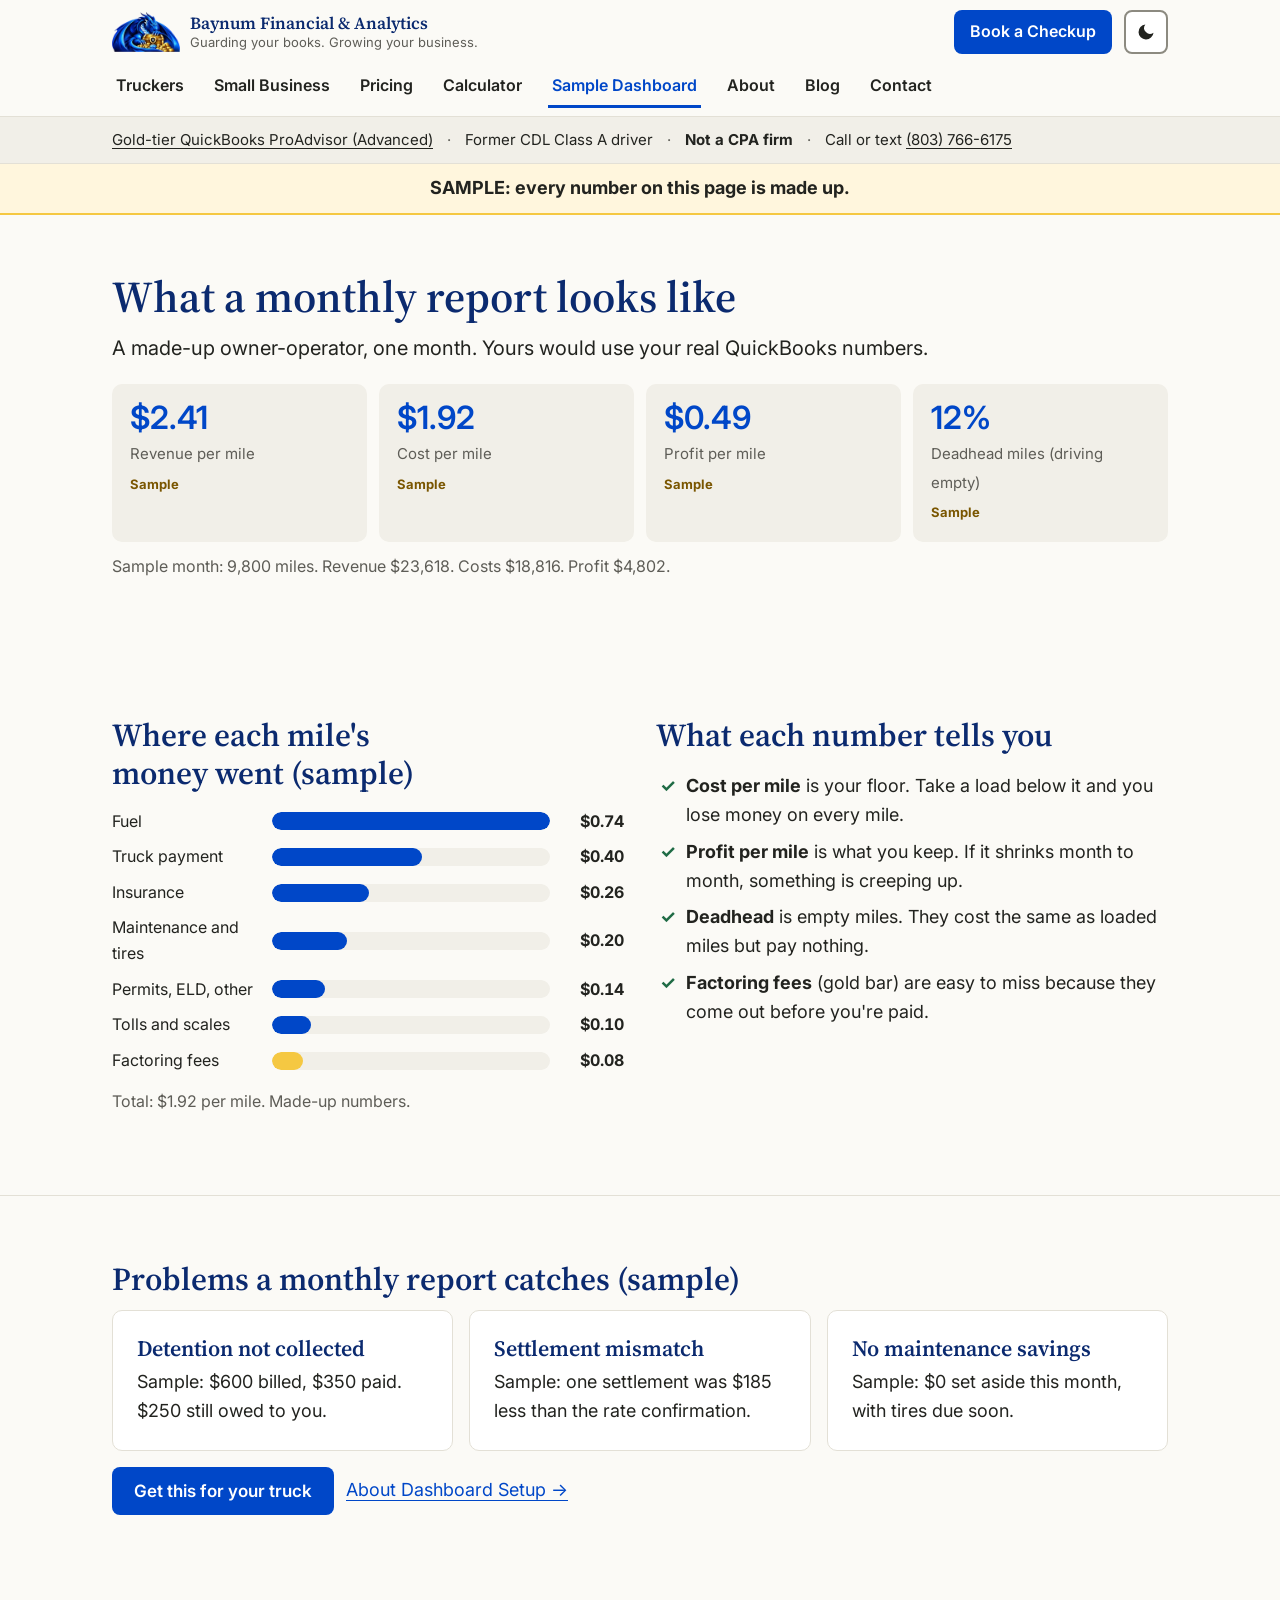
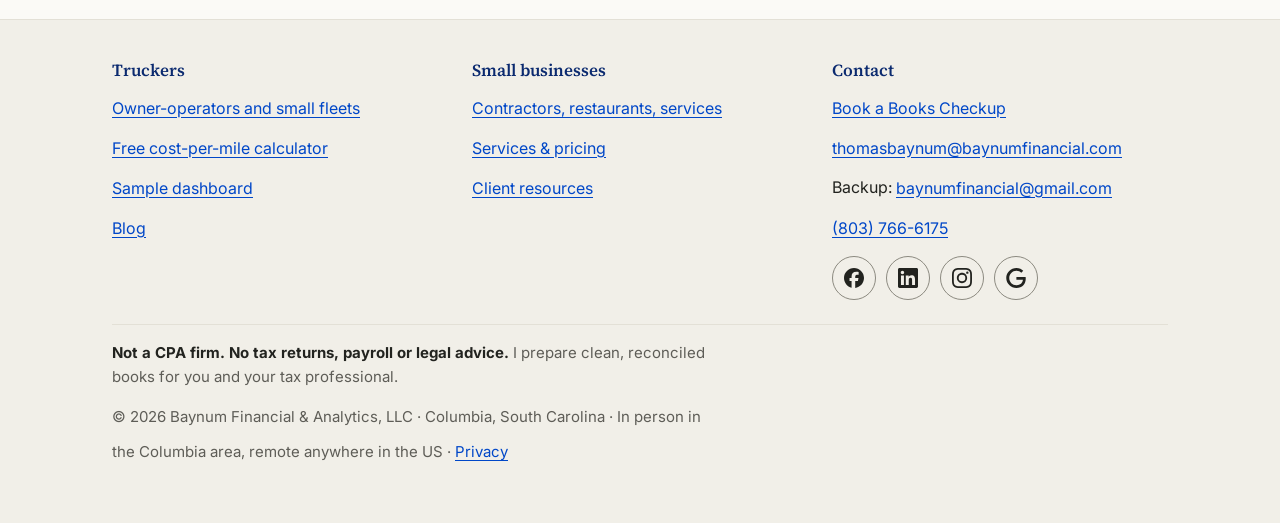
<file: sample-dashboard/index.html>
<!doctype html>
<html lang="en">
<head>
  <meta charset="utf-8">
  <meta name="viewport" content="width=device-width, initial-scale=1">
  <script>document.documentElement.classList.add('js');(function(){try{var t=localStorage.getItem('theme');if(t)document.documentElement.dataset.theme=t;}catch(e){}})();</script>
  <script async src="https://www.googletagmanager.com/gtag/js?id=G-1WZKCX57DY"></script>
  <script>
    window.dataLayer = window.dataLayer || [];
    function gtag(){dataLayer.push(arguments);}
    gtag('js', new Date());
    gtag('config', 'G-1WZKCX57DY');
  </script>
  <title>Sample Trucking Dashboard (Made-Up Data) | Baynum Financial</title>
  <meta name="description" content="See a sample monthly report for an owner-operator: revenue, cost and profit per mile. All numbers are made up.">
  <link rel="canonical" href="https://baynumfinancial.com/sample-dashboard/">
  <meta property="og:type" content="website">
  <meta property="og:site_name" content="Baynum Financial &amp; Analytics, LLC">
  <meta property="og:title" content="Sample Trucking Dashboard (Made-Up Data) | Baynum Financial">
  <meta property="og:description" content="See a sample monthly report for an owner-operator: revenue, cost and profit per mile. All numbers are made up.">
  <meta property="og:url" content="https://baynumfinancial.com/sample-dashboard/">
  <meta property="og:image" content="https://baynumfinancial.com/assets/og-image.jpg">
  <meta property="og:image:width" content="1200">
  <meta property="og:image:height" content="630">
  <meta property="og:image:alt" content="Blue dragon guarding a gold treasure chest. Guarding your books. Growing your business.">
  <meta name="twitter:card" content="summary_large_image">
  <meta name="twitter:image" content="https://baynumfinancial.com/assets/og-image.jpg">
  <meta name="theme-color" content="#FBFAF6" media="(prefers-color-scheme: light)">
  <meta name="theme-color" content="#15171C" media="(prefers-color-scheme: dark)">
  <link rel="icon" href="/assets/favicon.ico" sizes="any">
  <link rel="apple-touch-icon" href="/assets/apple-touch-icon.png">
  <link rel="preconnect" href="https://fonts.googleapis.com">
  <link rel="preconnect" href="https://fonts.gstatic.com" crossorigin>
  <link href="https://fonts.googleapis.com/css2?family=Inter:wght@400;600;700&family=Source+Serif+4:wght@500;600&display=swap" rel="stylesheet">
  <link rel="stylesheet" href="/assets/site.css">
</head>
<body>
<a class="skip-link" href="#main">Skip to main content</a>
<header class="site-header">
  <div class="wrap header-bar">
    <a class="brand" href="/">
      <img src="/assets/logo-mark-96.webp" width="82" height="48" alt="">
      <span>Baynum Financial &amp; Analytics<small>Guarding your books. Growing your business.</small></span>
    </a>
    <a class="btn btn-primary btn-sm header-cta" href="/contact/" data-track="header_book_click">Book<span class="hide-sm">&nbsp;a Checkup</span></a>
    <button class="nav-toggle" type="button" aria-expanded="false" aria-controls="site-nav" hidden>Menu</button>
    <button type="button" class="theme-toggle" aria-pressed="false" data-theme-toggle>
      <span class="visually-hidden">Dark theme</span><svg aria-hidden="true" width="20" height="20" viewBox="0 0 24 24"><path fill="currentColor" d="M21 12.8A9 9 0 1 1 11.2 3a7 7 0 0 0 9.8 9.8z"/></svg>
    </button>
    <nav id="site-nav" aria-label="Main">
      <ul class="nav-list">
        <li><a href="/truckers/">Truckers</a></li>
        <li><a href="/small-business/">Small Business</a></li>
        <li><a href="/pricing/">Pricing</a></li>
        <li><a href="/cost-per-mile/">Calculator</a></li>
        <li><a href="/sample-dashboard/" aria-current="page">Sample Dashboard</a></li>
        <li><a href="/about/">About</a></li>
        <li><a href="/blog/">Blog</a></li>
        <li><a href="/contact/">Contact</a></li>
      </ul>
    </nav>
  </div>
</header>
<div class="cred-strip">
  <div class="wrap">
    <span><a href="https://proadvisor.intuit.com/app/accountant/search?searchId=thomas-baynum" target="_blank" rel="noopener">Gold-tier QuickBooks ProAdvisor (Advanced)</a></span>
    <span>Former CDL Class A driver</span>
    <span><strong>Not a CPA firm</strong></span>
    <span>Call or text <a href="tel:+18037666175">(803) 766-6175</a></span>
  </div>
</div>
<main id="main">

<p class="sample-banner">SAMPLE: every number on this page is made up.</p>
<section class="hero">
  <div class="wrap">
    <h1>What a monthly report looks like</h1>
    <p class="lede">A made-up owner-operator, one month. Yours would use your real QuickBooks numbers.</p>
    <div class="kpis">
      <div class="kpi"><strong>$2.41</strong><span>Revenue per mile</span><br><span class="sample">Sample</span></div>
      <div class="kpi"><strong>$1.92</strong><span>Cost per mile</span><br><span class="sample">Sample</span></div>
      <div class="kpi"><strong>$0.49</strong><span>Profit per mile</span><br><span class="sample">Sample</span></div>
      <div class="kpi"><strong>12%</strong><span>Deadhead miles (driving empty)</span><br><span class="sample">Sample</span></div>
    </div>
    <p class="fine" style="margin-top:12px">Sample month: 9,800 miles. Revenue $23,618. Costs $18,816. Profit $4,802.</p>
  </div>
</section>
<section class="section" id="where">
  <div class="wrap split">
    <div>
      <h2>Where each mile's money went (sample)</h2>
      <div class="bars" role="img" aria-label="Sample, made-up data: cost per mile by category. Fuel $0.74, truck payment $0.40, insurance $0.26, maintenance and tires $0.20, permits ELD and other $0.14, tolls and scales $0.10, factoring fees $0.08. Total $1.92 per mile.">
      <div class="bar-row"><span>Fuel</span><span class="bar" aria-hidden="true"><i style="width:100%"></i></span><b>$0.74</b></div>
      <div class="bar-row"><span>Truck payment</span><span class="bar" aria-hidden="true"><i style="width:54%"></i></span><b>$0.40</b></div>
      <div class="bar-row"><span>Insurance</span><span class="bar" aria-hidden="true"><i style="width:35%"></i></span><b>$0.26</b></div>
      <div class="bar-row"><span>Maintenance and tires</span><span class="bar" aria-hidden="true"><i style="width:27%"></i></span><b>$0.20</b></div>
      <div class="bar-row"><span>Permits, ELD, other</span><span class="bar" aria-hidden="true"><i style="width:19%"></i></span><b>$0.14</b></div>
      <div class="bar-row"><span>Tolls and scales</span><span class="bar" aria-hidden="true"><i style="width:14%"></i></span><b>$0.10</b></div>
      <div class="bar-row gold"><span>Factoring fees</span><span class="bar" aria-hidden="true"><i style="width:11%"></i></span><b>$0.08</b></div>
      </div>
      <p class="fine">Total: $1.92 per mile. Made-up numbers.</p>
    </div>
    <div>
      <h2>What each number tells you</h2>
      <ul class="checklist">
        <li><strong>Cost per mile</strong> is your floor. Take a load below it and you lose money on every mile.</li>
        <li><strong>Profit per mile</strong> is what you keep. If it shrinks month to month, something is creeping up.</li>
        <li><strong>Deadhead</strong> is empty miles. They cost the same as loaded miles but pay nothing.</li>
        <li><strong>Factoring fees</strong> (gold bar) are easy to miss because they come out before you're paid.</li>
      </ul>
    </div>
  </div>
</section>
<section class="section" id="catches">
  <div class="wrap">
    <h2>Problems a monthly report catches (sample)</h2>
    <div class="grid">
      <div class="card"><h3>Detention not collected</h3><p>Sample: $600 billed, $350 paid. $250 still owed to you.</p></div>
      <div class="card"><h3>Settlement mismatch</h3><p>Sample: one settlement was $185 less than the rate confirmation.</p></div>
      <div class="card"><h3>No maintenance savings</h3><p>Sample: $0 set aside this month, with tires due soon.</p></div>
    </div>
    <div class="btn-row"><a class="btn btn-primary btn-block" href="/contact/?for=trucking" data-track="dashboard_book_click">Get this for your truck</a><a href="/pricing/#dashboard">About Dashboard Setup →</a></div>
  </div>
</section>

</main>
<footer class="site-footer">
  <div class="wrap">
    <div class="footer-grid">
      <div>
        <h2>Truckers</h2>
        <ul>
          <li><a href="/truckers/">Owner-operators and small fleets</a></li>
          <li><a href="/cost-per-mile/">Free cost-per-mile calculator</a></li>
          <li><a href="/sample-dashboard/">Sample dashboard</a></li>
          <li><a href="/blog/">Blog</a></li>
        </ul>
      </div>
      <div>
        <h2>Small businesses</h2>
        <ul>
          <li><a href="/small-business/">Contractors, restaurants, services</a></li>
          <li><a href="/pricing/">Services &amp; pricing</a></li>
          <li><a href="/resources.html">Client resources</a></li>
        </ul>
      </div>
      <div>
        <h2>Contact</h2>
        <ul>
          <li><a href="/contact/">Book a Books Checkup</a></li>
          <li><a href="mailto:thomasbaynum@baynumfinancial.com">thomasbaynum@baynumfinancial.com</a></li>
          <li>Backup: <a href="mailto:baynumfinancial@gmail.com">baynumfinancial@gmail.com</a></li>
          <li><a href="tel:+18037666175">(803) 766-6175</a></li>
        </ul>
        <nav class="social" aria-label="Find Baynum Financial &amp; Analytics online">
        <a href="https://www.facebook.com/share/19sVhgPAaU/" target="_blank" rel="noopener" aria-label="Facebook" title="Facebook" data-network="facebook"><svg viewBox="0 0 24 24" aria-hidden="true"><path d="M9.101 23.691v-7.98H6.627v-3.667h2.474v-1.58c0-4.085 1.848-5.978 5.858-5.978.401 0 .955.042 1.468.103a8.68 8.68 0 0 1 1.141.195v3.325a8.623 8.623 0 0 0-.653-.036 26.805 26.805 0 0 0-.733-.009c-.707 0-1.259.096-1.675.309a1.686 1.686 0 0 0-.679.622c-.258.42-.374.995-.374 1.752v1.297h3.919l-.386 2.103-.287 1.564h-3.246v8.245C19.396 23.238 24 18.179 24 12.044c0-6.627-5.373-12-12-12s-12 5.373-12 12c0 5.628 3.874 10.35 9.101 11.647Z"/></svg></a>
        <a href="https://www.linkedin.com/company/baynumfinancial" target="_blank" rel="noopener" aria-label="LinkedIn" title="LinkedIn" data-network="linkedin"><svg viewBox="0 0 24 24" aria-hidden="true"><path d="M20.447 20.452h-3.554v-5.569c0-1.328-.027-3.037-1.852-3.037-1.853 0-2.136 1.445-2.136 2.939v5.667H9.351V9h3.414v1.561h.046c.477-.9 1.637-1.85 3.37-1.85 3.601 0 4.267 2.37 4.267 5.455v6.286zM5.337 7.433c-1.144 0-2.063-.926-2.063-2.065 0-1.138.92-2.063 2.063-2.063 1.14 0 2.064.925 2.064 2.063 0 1.139-.925 2.065-2.064 2.065zm1.782 13.019H3.555V9h3.564v11.452zM22.225 0H1.771C.792 0 0 .774 0 1.729v20.542C0 23.227.792 24 1.771 24h20.451C23.2 24 24 23.227 24 22.271V1.729C24 .774 23.2 0 22.222 0h.003z"/></svg></a>
        <a href="https://www.instagram.com/baynumbookkeeping/" target="_blank" rel="noopener" aria-label="Instagram" title="Instagram" data-network="instagram"><svg viewBox="0 0 24 24" aria-hidden="true"><path d="M7.0301.084c-1.2768.0602-2.1487.264-2.911.5634-.7888.3075-1.4575.72-2.1228 1.3877-.6652.6677-1.075 1.3368-1.3802 2.127-.2954.7638-.4956 1.6365-.552 2.914-.0564 1.2775-.0689 1.6882-.0626 4.947.0062 3.2586.0206 3.6671.0825 4.9473.061 1.2765.264 2.1482.5635 2.9107.308.7889.72 1.4573 1.388 2.1228.6679.6655 1.3365 1.0743 2.1285 1.38.7632.295 1.6361.4961 2.9134.552 1.2773.056 1.6884.069 4.9462.0627 3.2578-.0062 3.668-.0207 4.9478-.0814 1.28-.0607 2.147-.2652 2.9098-.5633.7889-.3086 1.4578-.72 2.1228-1.3881.665-.6682 1.0745-1.3378 1.3795-2.1284.2957-.7632.4966-1.636.552-2.9124.056-1.2809.0692-1.6898.063-4.948-.0063-3.2583-.021-3.6668-.0817-4.9465-.0607-1.2797-.264-2.1487-.5633-2.9117-.3084-.7889-.72-1.4568-1.3876-2.1228C21.2982 1.33 20.628.9208 19.8378.6165 19.074.321 18.2017.1197 16.9244.0645 15.6471.0093 15.236-.005 11.977.0014 8.718.0076 8.31.0215 7.0301.0839m.1402 21.6932c-1.17-.0509-1.8053-.2453-2.2287-.408-.5606-.216-.96-.4771-1.3819-.895-.422-.4178-.6811-.8186-.9-1.378-.1644-.4234-.3624-1.058-.4171-2.228-.0595-1.2645-.072-1.6442-.079-4.848-.007-3.2037.0053-3.583.0607-4.848.05-1.169.2456-1.805.408-2.2282.216-.5613.4762-.96.895-1.3816.4188-.4217.8184-.6814 1.3783-.9003.423-.1651 1.0575-.3614 2.227-.4171 1.2655-.06 1.6447-.072 4.848-.079 3.2033-.007 3.5835.005 4.8495.0608 1.169.0508 1.8053.2445 2.228.408.5608.216.96.4754 1.3816.895.4217.4194.6816.8176.9005 1.3787.1653.4217.3617 1.056.4169 2.2263.0602 1.2655.0739 1.645.0796 4.848.0058 3.203-.0055 3.5834-.061 4.848-.051 1.17-.245 1.8055-.408 2.2294-.216.5604-.4763.96-.8954 1.3814-.419.4215-.8181.6811-1.3783.9-.4224.1649-1.0577.3617-2.2262.4174-1.2656.0595-1.6448.072-4.8493.079-3.2045.007-3.5825-.006-4.848-.0608M16.953 5.5864A1.44 1.44 0 1 0 18.39 4.144a1.44 1.44 0 0 0-1.437 1.4424M5.8385 12.012c.0067 3.4032 2.7706 6.1557 6.173 6.1493 3.4026-.0065 6.157-2.7701 6.1506-6.1733-.0065-3.4032-2.771-6.1565-6.174-6.1498-3.403.0067-6.156 2.771-6.1496 6.1738M8 12.0077a4 4 0 1 1 4.008 3.9921A3.9996 3.9996 0 0 1 8 12.0077"/></svg></a>
        <a href="https://share.google/xo7Ijdk0C8H3DV2c4" target="_blank" rel="noopener" aria-label="Google Business Profile" title="Google Business Profile" data-network="google"><svg viewBox="0 0 24 24" aria-hidden="true"><path d="M12.48 10.92v3.28h7.84c-.24 1.84-.853 3.187-1.787 4.133-1.147 1.147-2.933 2.4-6.053 2.4-4.827 0-8.6-3.893-8.6-8.72s3.773-8.72 8.6-8.72c2.6 0 4.507 1.027 5.907 2.347l2.307-2.307C18.747 1.44 16.133 0 12.48 0 5.867 0 .307 5.387.307 12s5.56 12 12.173 12c3.573 0 6.267-1.173 8.373-3.36 2.16-2.16 2.84-5.213 2.84-7.667 0-.76-.053-1.467-.173-2.053H12.48z"/></svg></a>
        </nav>
      </div>
    </div>
    <div class="footer-legal">
      <p><strong>Not a CPA firm. No tax returns, payroll or legal advice.</strong> I prepare clean, reconciled books for you and your tax professional.</p>
      <p>© 2026 Baynum Financial &amp; Analytics, LLC · Columbia, South Carolina · In person in the Columbia area, remote anywhere in the US · <a href="/privacy.html">Privacy</a></p>
    </div>
  </div>
</footer>
<script src="/assets/site.js" defer></script>
</body>
</html>
</file>
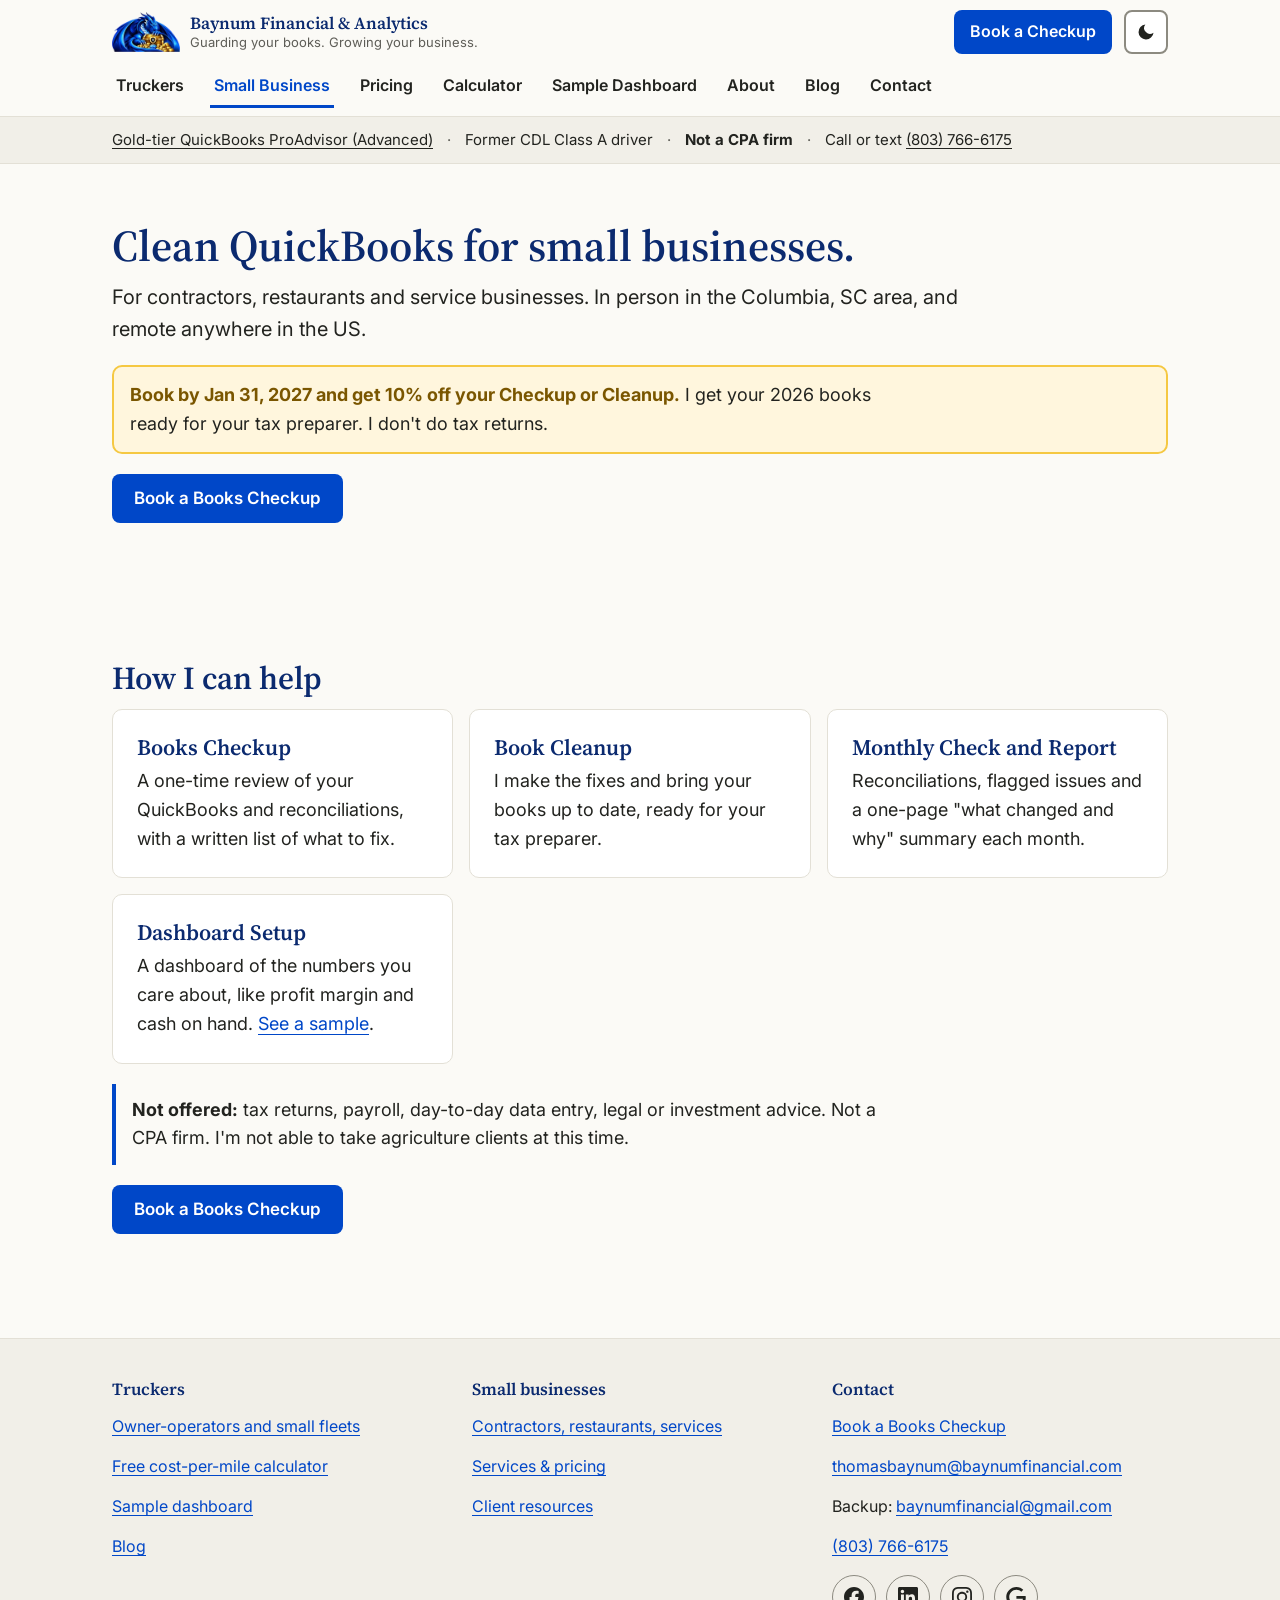
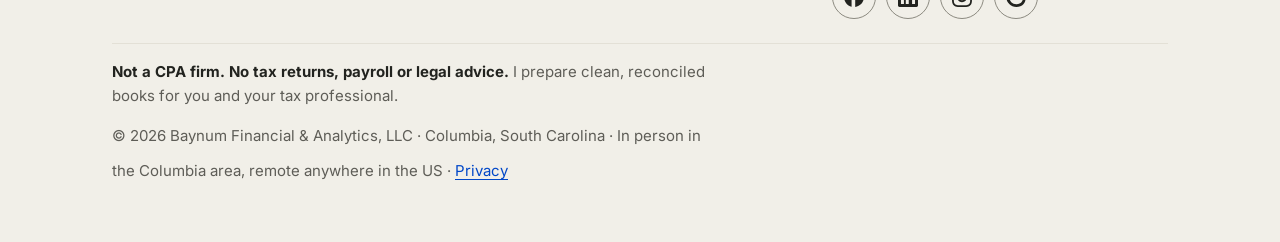
<file: small-business/index.html>
<!doctype html>
<html lang="en">
<head>
  <meta charset="utf-8">
  <meta name="viewport" content="width=device-width, initial-scale=1">
  <script>document.documentElement.classList.add('js');(function(){try{var t=localStorage.getItem('theme');if(t)document.documentElement.dataset.theme=t;}catch(e){}})();</script>
  <script async src="https://www.googletagmanager.com/gtag/js?id=G-1WZKCX57DY"></script>
  <script>
    window.dataLayer = window.dataLayer || [];
    function gtag(){dataLayer.push(arguments);}
    gtag('js', new Date());
    gtag('config', 'G-1WZKCX57DY');
  </script>
  <title>Small Business QuickBooks Help | Baynum Financial &amp; Analytics</title>
  <meta name="description" content="QuickBooks checkups, cleanups and monthly reports for contractors, restaurants and service businesses. In person in Columbia, SC; remote nationwide.">
  <link rel="canonical" href="https://baynumfinancial.com/small-business/">
  <meta property="og:type" content="website">
  <meta property="og:site_name" content="Baynum Financial &amp; Analytics, LLC">
  <meta property="og:title" content="Small Business QuickBooks Help | Baynum Financial &amp; Analytics">
  <meta property="og:description" content="QuickBooks checkups, cleanups and monthly reports for contractors, restaurants and service businesses. In person in Columbia, SC; remote nationwide.">
  <meta property="og:url" content="https://baynumfinancial.com/small-business/">
  <meta property="og:image" content="https://baynumfinancial.com/assets/og-image.jpg">
  <meta property="og:image:width" content="1200">
  <meta property="og:image:height" content="630">
  <meta property="og:image:alt" content="Blue dragon guarding a gold treasure chest. Guarding your books. Growing your business.">
  <meta name="twitter:card" content="summary_large_image">
  <meta name="twitter:image" content="https://baynumfinancial.com/assets/og-image.jpg">
  <meta name="theme-color" content="#FBFAF6" media="(prefers-color-scheme: light)">
  <meta name="theme-color" content="#15171C" media="(prefers-color-scheme: dark)">
  <link rel="icon" href="/assets/favicon.ico" sizes="any">
  <link rel="apple-touch-icon" href="/assets/apple-touch-icon.png">
  <link rel="preconnect" href="https://fonts.googleapis.com">
  <link rel="preconnect" href="https://fonts.gstatic.com" crossorigin>
  <link href="https://fonts.googleapis.com/css2?family=Inter:wght@400;600;700&family=Source+Serif+4:wght@500;600&display=swap" rel="stylesheet">
  <link rel="stylesheet" href="/assets/site.css">
</head>
<body>
<a class="skip-link" href="#main">Skip to main content</a>
<header class="site-header">
  <div class="wrap header-bar">
    <a class="brand" href="/">
      <img src="/assets/logo-mark-96.webp" width="82" height="48" alt="">
      <span>Baynum Financial &amp; Analytics<small>Guarding your books. Growing your business.</small></span>
    </a>
    <a class="btn btn-primary btn-sm header-cta" href="/contact/" data-track="header_book_click">Book<span class="hide-sm">&nbsp;a Checkup</span></a>
    <button class="nav-toggle" type="button" aria-expanded="false" aria-controls="site-nav" hidden>Menu</button>
    <button type="button" class="theme-toggle" aria-pressed="false" data-theme-toggle>
      <span class="visually-hidden">Dark theme</span><svg aria-hidden="true" width="20" height="20" viewBox="0 0 24 24"><path fill="currentColor" d="M21 12.8A9 9 0 1 1 11.2 3a7 7 0 0 0 9.8 9.8z"/></svg>
    </button>
    <nav id="site-nav" aria-label="Main">
      <ul class="nav-list">
        <li><a href="/truckers/">Truckers</a></li>
        <li><a href="/small-business/" aria-current="page">Small Business</a></li>
        <li><a href="/pricing/">Pricing</a></li>
        <li><a href="/cost-per-mile/">Calculator</a></li>
        <li><a href="/sample-dashboard/">Sample Dashboard</a></li>
        <li><a href="/about/">About</a></li>
        <li><a href="/blog/">Blog</a></li>
        <li><a href="/contact/">Contact</a></li>
      </ul>
    </nav>
  </div>
</header>
<div class="cred-strip">
  <div class="wrap">
    <span><a href="https://proadvisor.intuit.com/app/accountant/search?searchId=thomas-baynum" target="_blank" rel="noopener">Gold-tier QuickBooks ProAdvisor (Advanced)</a></span>
    <span>Former CDL Class A driver</span>
    <span><strong>Not a CPA firm</strong></span>
    <span>Call or text <a href="tel:+18037666175">(803) 766-6175</a></span>
  </div>
</div>
<main id="main">

<section class="hero">
  <div class="wrap">
    <h1>Clean QuickBooks for small businesses.</h1>
    <p class="lede">For contractors, restaurants and service businesses. In person in the Columbia, SC area, and remote anywhere in the US.</p>
    <div class="offer" role="note"><p><strong>Book by Jan 31, 2027 and get 10% off your Checkup or Cleanup.</strong> I get your 2026 books ready for your tax preparer. I don't do tax returns.</p></div>
    <div class="btn-row"><a class="btn btn-primary btn-block" href="/contact/?for=small-business" data-track="book_click">Book a Books Checkup</a></div>
  </div>
</section>
<section class="section" id="services">
  <div class="wrap">
    <h2>How I can help</h2>
    <div class="grid">
      <div class="card"><h3>Books Checkup</h3><p>A one-time review of your QuickBooks and reconciliations, with a written list of what to fix.</p></div>
      <div class="card"><h3>Book Cleanup</h3><p>I make the fixes and bring your books up to date, ready for your tax preparer.</p></div>
      <div class="card"><h3>Monthly Check and Report</h3><p>Reconciliations, flagged issues and a one-page "what changed and why" summary each month.</p></div>
      <div class="card"><h3>Dashboard Setup</h3><p>A dashboard of the numbers you care about, like profit margin and cash on hand. <a href="/sample-dashboard/">See a sample</a>.</p></div>
    </div>
    <div class="callout">
      <p><strong>Not offered:</strong> tax returns, payroll, day-to-day data entry, legal or investment advice. Not a CPA firm. I'm not able to take agriculture clients at this time.</p>
    </div>
    <div class="btn-row"><a class="btn btn-primary btn-block" href="/contact/?for=small-business" data-track="book_click">Book a Books Checkup</a></div>
  </div>
</section>

</main>
<footer class="site-footer">
  <div class="wrap">
    <div class="footer-grid">
      <div>
        <h2>Truckers</h2>
        <ul>
          <li><a href="/truckers/">Owner-operators and small fleets</a></li>
          <li><a href="/cost-per-mile/">Free cost-per-mile calculator</a></li>
          <li><a href="/sample-dashboard/">Sample dashboard</a></li>
          <li><a href="/blog/">Blog</a></li>
        </ul>
      </div>
      <div>
        <h2>Small businesses</h2>
        <ul>
          <li><a href="/small-business/">Contractors, restaurants, services</a></li>
          <li><a href="/pricing/">Services &amp; pricing</a></li>
          <li><a href="/resources.html">Client resources</a></li>
        </ul>
      </div>
      <div>
        <h2>Contact</h2>
        <ul>
          <li><a href="/contact/">Book a Books Checkup</a></li>
          <li><a href="mailto:thomasbaynum@baynumfinancial.com">thomasbaynum@baynumfinancial.com</a></li>
          <li>Backup: <a href="mailto:baynumfinancial@gmail.com">baynumfinancial@gmail.com</a></li>
          <li><a href="tel:+18037666175">(803) 766-6175</a></li>
        </ul>
        <nav class="social" aria-label="Find Baynum Financial &amp; Analytics online">
        <a href="https://www.facebook.com/share/19sVhgPAaU/" target="_blank" rel="noopener" aria-label="Facebook" title="Facebook" data-network="facebook"><svg viewBox="0 0 24 24" aria-hidden="true"><path d="M9.101 23.691v-7.98H6.627v-3.667h2.474v-1.58c0-4.085 1.848-5.978 5.858-5.978.401 0 .955.042 1.468.103a8.68 8.68 0 0 1 1.141.195v3.325a8.623 8.623 0 0 0-.653-.036 26.805 26.805 0 0 0-.733-.009c-.707 0-1.259.096-1.675.309a1.686 1.686 0 0 0-.679.622c-.258.42-.374.995-.374 1.752v1.297h3.919l-.386 2.103-.287 1.564h-3.246v8.245C19.396 23.238 24 18.179 24 12.044c0-6.627-5.373-12-12-12s-12 5.373-12 12c0 5.628 3.874 10.35 9.101 11.647Z"/></svg></a>
        <a href="https://www.linkedin.com/company/baynumfinancial" target="_blank" rel="noopener" aria-label="LinkedIn" title="LinkedIn" data-network="linkedin"><svg viewBox="0 0 24 24" aria-hidden="true"><path d="M20.447 20.452h-3.554v-5.569c0-1.328-.027-3.037-1.852-3.037-1.853 0-2.136 1.445-2.136 2.939v5.667H9.351V9h3.414v1.561h.046c.477-.9 1.637-1.85 3.37-1.85 3.601 0 4.267 2.37 4.267 5.455v6.286zM5.337 7.433c-1.144 0-2.063-.926-2.063-2.065 0-1.138.92-2.063 2.063-2.063 1.14 0 2.064.925 2.064 2.063 0 1.139-.925 2.065-2.064 2.065zm1.782 13.019H3.555V9h3.564v11.452zM22.225 0H1.771C.792 0 0 .774 0 1.729v20.542C0 23.227.792 24 1.771 24h20.451C23.2 24 24 23.227 24 22.271V1.729C24 .774 23.2 0 22.222 0h.003z"/></svg></a>
        <a href="https://www.instagram.com/baynumbookkeeping/" target="_blank" rel="noopener" aria-label="Instagram" title="Instagram" data-network="instagram"><svg viewBox="0 0 24 24" aria-hidden="true"><path d="M7.0301.084c-1.2768.0602-2.1487.264-2.911.5634-.7888.3075-1.4575.72-2.1228 1.3877-.6652.6677-1.075 1.3368-1.3802 2.127-.2954.7638-.4956 1.6365-.552 2.914-.0564 1.2775-.0689 1.6882-.0626 4.947.0062 3.2586.0206 3.6671.0825 4.9473.061 1.2765.264 2.1482.5635 2.9107.308.7889.72 1.4573 1.388 2.1228.6679.6655 1.3365 1.0743 2.1285 1.38.7632.295 1.6361.4961 2.9134.552 1.2773.056 1.6884.069 4.9462.0627 3.2578-.0062 3.668-.0207 4.9478-.0814 1.28-.0607 2.147-.2652 2.9098-.5633.7889-.3086 1.4578-.72 2.1228-1.3881.665-.6682 1.0745-1.3378 1.3795-2.1284.2957-.7632.4966-1.636.552-2.9124.056-1.2809.0692-1.6898.063-4.948-.0063-3.2583-.021-3.6668-.0817-4.9465-.0607-1.2797-.264-2.1487-.5633-2.9117-.3084-.7889-.72-1.4568-1.3876-2.1228C21.2982 1.33 20.628.9208 19.8378.6165 19.074.321 18.2017.1197 16.9244.0645 15.6471.0093 15.236-.005 11.977.0014 8.718.0076 8.31.0215 7.0301.0839m.1402 21.6932c-1.17-.0509-1.8053-.2453-2.2287-.408-.5606-.216-.96-.4771-1.3819-.895-.422-.4178-.6811-.8186-.9-1.378-.1644-.4234-.3624-1.058-.4171-2.228-.0595-1.2645-.072-1.6442-.079-4.848-.007-3.2037.0053-3.583.0607-4.848.05-1.169.2456-1.805.408-2.2282.216-.5613.4762-.96.895-1.3816.4188-.4217.8184-.6814 1.3783-.9003.423-.1651 1.0575-.3614 2.227-.4171 1.2655-.06 1.6447-.072 4.848-.079 3.2033-.007 3.5835.005 4.8495.0608 1.169.0508 1.8053.2445 2.228.408.5608.216.96.4754 1.3816.895.4217.4194.6816.8176.9005 1.3787.1653.4217.3617 1.056.4169 2.2263.0602 1.2655.0739 1.645.0796 4.848.0058 3.203-.0055 3.5834-.061 4.848-.051 1.17-.245 1.8055-.408 2.2294-.216.5604-.4763.96-.8954 1.3814-.419.4215-.8181.6811-1.3783.9-.4224.1649-1.0577.3617-2.2262.4174-1.2656.0595-1.6448.072-4.8493.079-3.2045.007-3.5825-.006-4.848-.0608M16.953 5.5864A1.44 1.44 0 1 0 18.39 4.144a1.44 1.44 0 0 0-1.437 1.4424M5.8385 12.012c.0067 3.4032 2.7706 6.1557 6.173 6.1493 3.4026-.0065 6.157-2.7701 6.1506-6.1733-.0065-3.4032-2.771-6.1565-6.174-6.1498-3.403.0067-6.156 2.771-6.1496 6.1738M8 12.0077a4 4 0 1 1 4.008 3.9921A3.9996 3.9996 0 0 1 8 12.0077"/></svg></a>
        <a href="https://share.google/xo7Ijdk0C8H3DV2c4" target="_blank" rel="noopener" aria-label="Google Business Profile" title="Google Business Profile" data-network="google"><svg viewBox="0 0 24 24" aria-hidden="true"><path d="M12.48 10.92v3.28h7.84c-.24 1.84-.853 3.187-1.787 4.133-1.147 1.147-2.933 2.4-6.053 2.4-4.827 0-8.6-3.893-8.6-8.72s3.773-8.72 8.6-8.72c2.6 0 4.507 1.027 5.907 2.347l2.307-2.307C18.747 1.44 16.133 0 12.48 0 5.867 0 .307 5.387.307 12s5.56 12 12.173 12c3.573 0 6.267-1.173 8.373-3.36 2.16-2.16 2.84-5.213 2.84-7.667 0-.76-.053-1.467-.173-2.053H12.48z"/></svg></a>
        </nav>
      </div>
    </div>
    <div class="footer-legal">
      <p><strong>Not a CPA firm. No tax returns, payroll or legal advice.</strong> I prepare clean, reconciled books for you and your tax professional.</p>
      <p>© 2026 Baynum Financial &amp; Analytics, LLC · Columbia, South Carolina · In person in the Columbia area, remote anywhere in the US · <a href="/privacy.html">Privacy</a></p>
    </div>
  </div>
</footer>
<script src="/assets/site.js" defer></script>
</body>
</html>
</file>
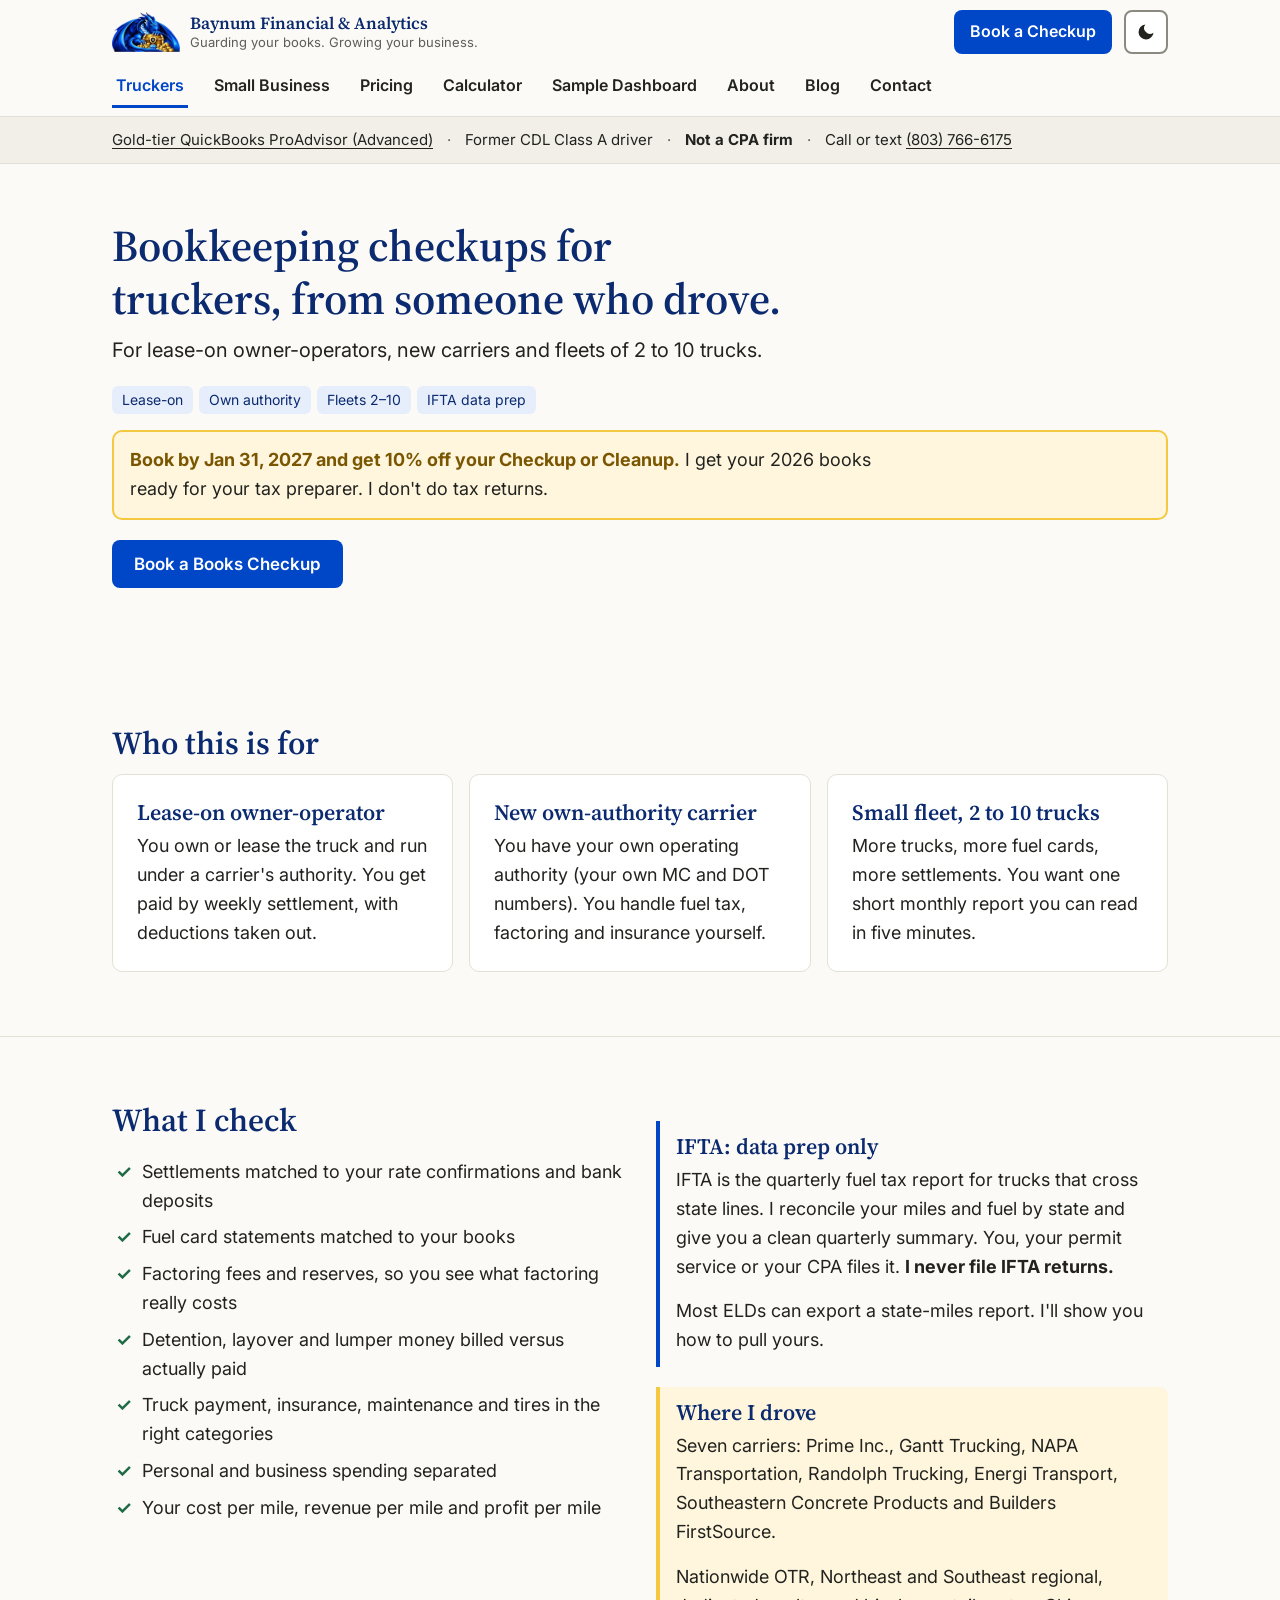
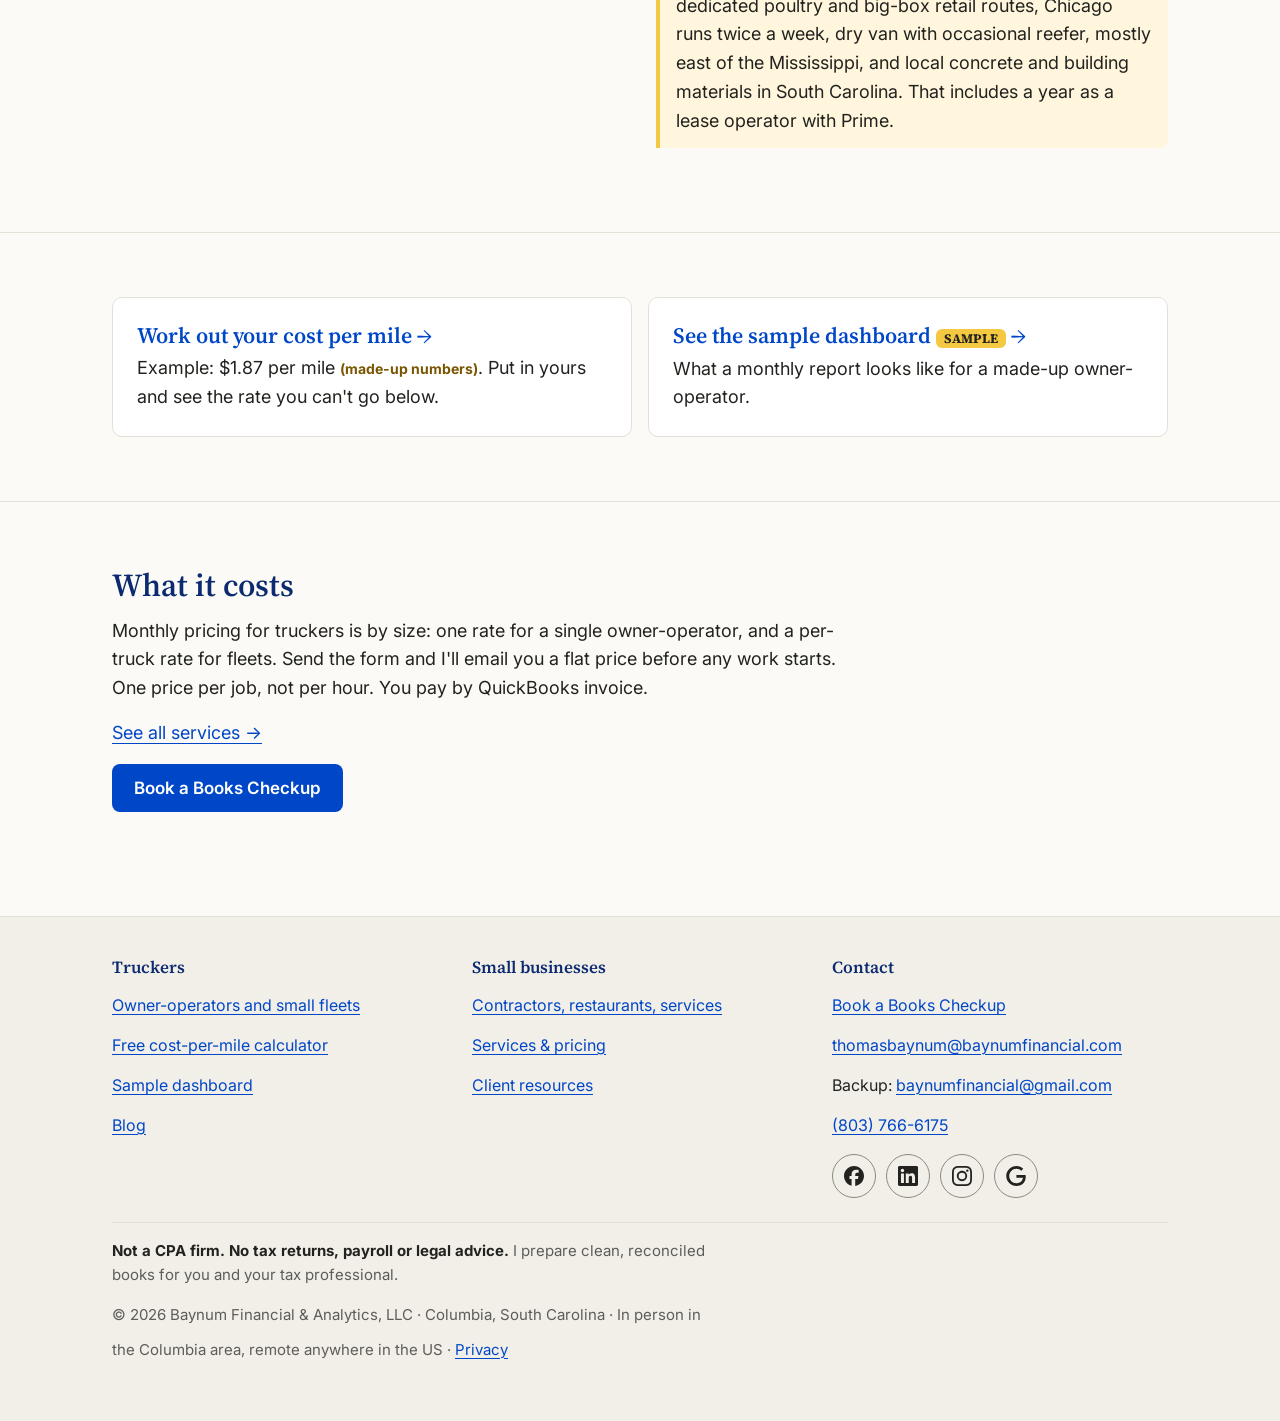
<file: truckers/index.html>
<!doctype html>
<html lang="en">
<head>
  <meta charset="utf-8">
  <meta name="viewport" content="width=device-width, initial-scale=1">
  <script>document.documentElement.classList.add('js');(function(){try{var t=localStorage.getItem('theme');if(t)document.documentElement.dataset.theme=t;}catch(e){}})();</script>
  <script async src="https://www.googletagmanager.com/gtag/js?id=G-1WZKCX57DY"></script>
  <script>
    window.dataLayer = window.dataLayer || [];
    function gtag(){dataLayer.push(arguments);}
    gtag('js', new Date());
    gtag('config', 'G-1WZKCX57DY');
  </script>
  <title>Owner-Operator &amp; Fleet Bookkeeping | Columbia, SC | Baynum Financial</title>
  <meta name="description" content="Books checkups and monthly reports for lease-on owner-operators, new carriers and 2-10 truck fleets, from a former CDL driver. IFTA data prep only.">
  <link rel="canonical" href="https://baynumfinancial.com/truckers/">
  <meta property="og:type" content="website">
  <meta property="og:site_name" content="Baynum Financial &amp; Analytics, LLC">
  <meta property="og:title" content="Owner-Operator &amp; Fleet Bookkeeping | Columbia, SC | Baynum Financial">
  <meta property="og:description" content="Books checkups and monthly reports for lease-on owner-operators, new carriers and 2-10 truck fleets, from a former CDL driver. IFTA data prep only.">
  <meta property="og:url" content="https://baynumfinancial.com/truckers/">
  <meta property="og:image" content="https://baynumfinancial.com/assets/og-image.jpg">
  <meta property="og:image:width" content="1200">
  <meta property="og:image:height" content="630">
  <meta property="og:image:alt" content="Blue dragon guarding a gold treasure chest. Guarding your books. Growing your business.">
  <meta name="twitter:card" content="summary_large_image">
  <meta name="twitter:image" content="https://baynumfinancial.com/assets/og-image.jpg">
  <meta name="theme-color" content="#FBFAF6" media="(prefers-color-scheme: light)">
  <meta name="theme-color" content="#15171C" media="(prefers-color-scheme: dark)">
  <link rel="icon" href="/assets/favicon.ico" sizes="any">
  <link rel="apple-touch-icon" href="/assets/apple-touch-icon.png">
  <link rel="preconnect" href="https://fonts.googleapis.com">
  <link rel="preconnect" href="https://fonts.gstatic.com" crossorigin>
  <link href="https://fonts.googleapis.com/css2?family=Inter:wght@400;600;700&family=Source+Serif+4:wght@500;600&display=swap" rel="stylesheet">
  <link rel="stylesheet" href="/assets/site.css">
</head>
<body>
<a class="skip-link" href="#main">Skip to main content</a>
<header class="site-header">
  <div class="wrap header-bar">
    <a class="brand" href="/">
      <img src="/assets/logo-mark-96.webp" width="82" height="48" alt="">
      <span>Baynum Financial &amp; Analytics<small>Guarding your books. Growing your business.</small></span>
    </a>
    <a class="btn btn-primary btn-sm header-cta" href="/contact/" data-track="header_book_click">Book<span class="hide-sm">&nbsp;a Checkup</span></a>
    <button class="nav-toggle" type="button" aria-expanded="false" aria-controls="site-nav" hidden>Menu</button>
    <button type="button" class="theme-toggle" aria-pressed="false" data-theme-toggle>
      <span class="visually-hidden">Dark theme</span><svg aria-hidden="true" width="20" height="20" viewBox="0 0 24 24"><path fill="currentColor" d="M21 12.8A9 9 0 1 1 11.2 3a7 7 0 0 0 9.8 9.8z"/></svg>
    </button>
    <nav id="site-nav" aria-label="Main">
      <ul class="nav-list">
        <li><a href="/truckers/" aria-current="page">Truckers</a></li>
        <li><a href="/small-business/">Small Business</a></li>
        <li><a href="/pricing/">Pricing</a></li>
        <li><a href="/cost-per-mile/">Calculator</a></li>
        <li><a href="/sample-dashboard/">Sample Dashboard</a></li>
        <li><a href="/about/">About</a></li>
        <li><a href="/blog/">Blog</a></li>
        <li><a href="/contact/">Contact</a></li>
      </ul>
    </nav>
  </div>
</header>
<div class="cred-strip">
  <div class="wrap">
    <span><a href="https://proadvisor.intuit.com/app/accountant/search?searchId=thomas-baynum" target="_blank" rel="noopener">Gold-tier QuickBooks ProAdvisor (Advanced)</a></span>
    <span>Former CDL Class A driver</span>
    <span><strong>Not a CPA firm</strong></span>
    <span>Call or text <a href="tel:+18037666175">(803) 766-6175</a></span>
  </div>
</div>
<main id="main">

<section class="hero">
  <div class="wrap">
    <h1>Bookkeeping checkups for truckers, from someone who drove.</h1>
    <p class="lede">For lease-on owner-operators, new carriers and fleets of 2 to 10 trucks.</p>
    <ul class="tags"><li class="tag">Lease-on</li><li class="tag">Own authority</li><li class="tag">Fleets 2–10</li><li class="tag">IFTA data prep</li></ul>
    <div class="offer" role="note"><p><strong>Book by Jan 31, 2027 and get 10% off your Checkup or Cleanup.</strong> I get your 2026 books ready for your tax preparer. I don't do tax returns.</p></div>
    <div class="btn-row"><a class="btn btn-primary btn-block" href="/contact/?for=trucking" data-track="book_click">Book a Books Checkup</a></div>
  </div>
</section>

<section class="section" id="who">
  <div class="wrap">
    <h2>Who this is for</h2>
    <div class="grid">
      <div class="card"><h3>Lease-on owner-operator</h3><p>You own or lease the truck and run under a carrier's authority. You get paid by weekly settlement, with deductions taken out.</p></div>
      <div class="card"><h3>New own-authority carrier</h3><p>You have your own operating authority (your own MC and DOT numbers). You handle fuel tax, factoring and insurance yourself.</p></div>
      <div class="card"><h3>Small fleet, 2 to 10 trucks</h3><p>More trucks, more fuel cards, more settlements. You want one short monthly report you can read in five minutes.</p></div>
    </div>
  </div>
</section>

<section class="section" id="check">
  <div class="wrap split">
    <div>
      <h2>What I check</h2>
      <ul class="checklist">
        <li>Settlements matched to your rate confirmations and bank deposits</li>
        <li>Fuel card statements matched to your books</li>
        <li>Factoring fees and reserves, so you see what factoring really costs</li>
        <li>Detention, layover and lumper money billed versus actually paid</li>
        <li>Truck payment, insurance, maintenance and tires in the right categories</li>
        <li>Personal and business spending separated</li>
        <li>Your cost per mile, revenue per mile and profit per mile</li>
      </ul>
    </div>
    <div>
      <div class="callout" id="ifta">
        <h3>IFTA: data prep only</h3>
        <p>IFTA is the quarterly fuel tax report for trucks that cross state lines. I reconcile your miles and fuel by state and give you a clean quarterly summary. You, your permit service or your CPA files it. <strong>I never file IFTA returns.</strong></p>
        <p>Most ELDs can export a state-miles report. I'll show you how to pull yours.</p>
      </div>
      <div class="callout callout-gold" id="drove">
        <h3>Where I drove</h3>
        <p>Seven carriers: Prime Inc., Gantt Trucking, NAPA Transportation, Randolph Trucking, Energi Transport, Southeastern Concrete Products and Builders FirstSource.</p>
        <p>Nationwide OTR, Northeast and Southeast regional, dedicated poultry and big-box retail routes, Chicago runs twice a week, dry van with occasional reefer, mostly east of the Mississippi, and local concrete and building materials in South Carolina. That includes a year as a lease operator with Prime.</p>
      </div>
    </div>
  </div>
</section>

<section class="section" id="tools">
  <div class="wrap grid-2">
    <a class="card card-link" href="/cost-per-mile/">
      <h3>Work out your cost per mile</h3>
      <p>Example: $1.87 per mile <span class="example-note">(made-up numbers)</span>. Put in yours and see the rate you can't go below.</p>
    </a>
    <a class="card card-link" href="/sample-dashboard/">
      <h3>See the sample dashboard <span class="chip-gold">SAMPLE</span></h3>
      <p>What a monthly report looks like for a made-up owner-operator.</p>
    </a>
  </div>
</section>

<section class="section" id="price">
  <div class="wrap">
    <h2>What it costs</h2>
    <p>Monthly pricing for truckers is by size: one rate for a single owner-operator, and a per-truck rate for fleets. Send the form and I'll email you a flat price before any work starts. One price per job, not per hour. You pay by QuickBooks invoice.</p>
    <p><a href="/pricing/">See all services →</a></p>
    <div class="btn-row"><a class="btn btn-primary btn-block" href="/contact/?for=trucking" data-track="book_click">Book a Books Checkup</a></div>
  </div>
</section>

</main>
<footer class="site-footer">
  <div class="wrap">
    <div class="footer-grid">
      <div>
        <h2>Truckers</h2>
        <ul>
          <li><a href="/truckers/">Owner-operators and small fleets</a></li>
          <li><a href="/cost-per-mile/">Free cost-per-mile calculator</a></li>
          <li><a href="/sample-dashboard/">Sample dashboard</a></li>
          <li><a href="/blog/">Blog</a></li>
        </ul>
      </div>
      <div>
        <h2>Small businesses</h2>
        <ul>
          <li><a href="/small-business/">Contractors, restaurants, services</a></li>
          <li><a href="/pricing/">Services &amp; pricing</a></li>
          <li><a href="/resources.html">Client resources</a></li>
        </ul>
      </div>
      <div>
        <h2>Contact</h2>
        <ul>
          <li><a href="/contact/">Book a Books Checkup</a></li>
          <li><a href="mailto:thomasbaynum@baynumfinancial.com">thomasbaynum@baynumfinancial.com</a></li>
          <li>Backup: <a href="mailto:baynumfinancial@gmail.com">baynumfinancial@gmail.com</a></li>
          <li><a href="tel:+18037666175">(803) 766-6175</a></li>
        </ul>
        <nav class="social" aria-label="Find Baynum Financial &amp; Analytics online">
        <a href="https://www.facebook.com/share/19sVhgPAaU/" target="_blank" rel="noopener" aria-label="Facebook" title="Facebook" data-network="facebook"><svg viewBox="0 0 24 24" aria-hidden="true"><path d="M9.101 23.691v-7.98H6.627v-3.667h2.474v-1.58c0-4.085 1.848-5.978 5.858-5.978.401 0 .955.042 1.468.103a8.68 8.68 0 0 1 1.141.195v3.325a8.623 8.623 0 0 0-.653-.036 26.805 26.805 0 0 0-.733-.009c-.707 0-1.259.096-1.675.309a1.686 1.686 0 0 0-.679.622c-.258.42-.374.995-.374 1.752v1.297h3.919l-.386 2.103-.287 1.564h-3.246v8.245C19.396 23.238 24 18.179 24 12.044c0-6.627-5.373-12-12-12s-12 5.373-12 12c0 5.628 3.874 10.35 9.101 11.647Z"/></svg></a>
        <a href="https://www.linkedin.com/company/baynumfinancial" target="_blank" rel="noopener" aria-label="LinkedIn" title="LinkedIn" data-network="linkedin"><svg viewBox="0 0 24 24" aria-hidden="true"><path d="M20.447 20.452h-3.554v-5.569c0-1.328-.027-3.037-1.852-3.037-1.853 0-2.136 1.445-2.136 2.939v5.667H9.351V9h3.414v1.561h.046c.477-.9 1.637-1.85 3.37-1.85 3.601 0 4.267 2.37 4.267 5.455v6.286zM5.337 7.433c-1.144 0-2.063-.926-2.063-2.065 0-1.138.92-2.063 2.063-2.063 1.14 0 2.064.925 2.064 2.063 0 1.139-.925 2.065-2.064 2.065zm1.782 13.019H3.555V9h3.564v11.452zM22.225 0H1.771C.792 0 0 .774 0 1.729v20.542C0 23.227.792 24 1.771 24h20.451C23.2 24 24 23.227 24 22.271V1.729C24 .774 23.2 0 22.222 0h.003z"/></svg></a>
        <a href="https://www.instagram.com/baynumbookkeeping/" target="_blank" rel="noopener" aria-label="Instagram" title="Instagram" data-network="instagram"><svg viewBox="0 0 24 24" aria-hidden="true"><path d="M7.0301.084c-1.2768.0602-2.1487.264-2.911.5634-.7888.3075-1.4575.72-2.1228 1.3877-.6652.6677-1.075 1.3368-1.3802 2.127-.2954.7638-.4956 1.6365-.552 2.914-.0564 1.2775-.0689 1.6882-.0626 4.947.0062 3.2586.0206 3.6671.0825 4.9473.061 1.2765.264 2.1482.5635 2.9107.308.7889.72 1.4573 1.388 2.1228.6679.6655 1.3365 1.0743 2.1285 1.38.7632.295 1.6361.4961 2.9134.552 1.2773.056 1.6884.069 4.9462.0627 3.2578-.0062 3.668-.0207 4.9478-.0814 1.28-.0607 2.147-.2652 2.9098-.5633.7889-.3086 1.4578-.72 2.1228-1.3881.665-.6682 1.0745-1.3378 1.3795-2.1284.2957-.7632.4966-1.636.552-2.9124.056-1.2809.0692-1.6898.063-4.948-.0063-3.2583-.021-3.6668-.0817-4.9465-.0607-1.2797-.264-2.1487-.5633-2.9117-.3084-.7889-.72-1.4568-1.3876-2.1228C21.2982 1.33 20.628.9208 19.8378.6165 19.074.321 18.2017.1197 16.9244.0645 15.6471.0093 15.236-.005 11.977.0014 8.718.0076 8.31.0215 7.0301.0839m.1402 21.6932c-1.17-.0509-1.8053-.2453-2.2287-.408-.5606-.216-.96-.4771-1.3819-.895-.422-.4178-.6811-.8186-.9-1.378-.1644-.4234-.3624-1.058-.4171-2.228-.0595-1.2645-.072-1.6442-.079-4.848-.007-3.2037.0053-3.583.0607-4.848.05-1.169.2456-1.805.408-2.2282.216-.5613.4762-.96.895-1.3816.4188-.4217.8184-.6814 1.3783-.9003.423-.1651 1.0575-.3614 2.227-.4171 1.2655-.06 1.6447-.072 4.848-.079 3.2033-.007 3.5835.005 4.8495.0608 1.169.0508 1.8053.2445 2.228.408.5608.216.96.4754 1.3816.895.4217.4194.6816.8176.9005 1.3787.1653.4217.3617 1.056.4169 2.2263.0602 1.2655.0739 1.645.0796 4.848.0058 3.203-.0055 3.5834-.061 4.848-.051 1.17-.245 1.8055-.408 2.2294-.216.5604-.4763.96-.8954 1.3814-.419.4215-.8181.6811-1.3783.9-.4224.1649-1.0577.3617-2.2262.4174-1.2656.0595-1.6448.072-4.8493.079-3.2045.007-3.5825-.006-4.848-.0608M16.953 5.5864A1.44 1.44 0 1 0 18.39 4.144a1.44 1.44 0 0 0-1.437 1.4424M5.8385 12.012c.0067 3.4032 2.7706 6.1557 6.173 6.1493 3.4026-.0065 6.157-2.7701 6.1506-6.1733-.0065-3.4032-2.771-6.1565-6.174-6.1498-3.403.0067-6.156 2.771-6.1496 6.1738M8 12.0077a4 4 0 1 1 4.008 3.9921A3.9996 3.9996 0 0 1 8 12.0077"/></svg></a>
        <a href="https://share.google/xo7Ijdk0C8H3DV2c4" target="_blank" rel="noopener" aria-label="Google Business Profile" title="Google Business Profile" data-network="google"><svg viewBox="0 0 24 24" aria-hidden="true"><path d="M12.48 10.92v3.28h7.84c-.24 1.84-.853 3.187-1.787 4.133-1.147 1.147-2.933 2.4-6.053 2.4-4.827 0-8.6-3.893-8.6-8.72s3.773-8.72 8.6-8.72c2.6 0 4.507 1.027 5.907 2.347l2.307-2.307C18.747 1.44 16.133 0 12.48 0 5.867 0 .307 5.387.307 12s5.56 12 12.173 12c3.573 0 6.267-1.173 8.373-3.36 2.16-2.16 2.84-5.213 2.84-7.667 0-.76-.053-1.467-.173-2.053H12.48z"/></svg></a>
        </nav>
      </div>
    </div>
    <div class="footer-legal">
      <p><strong>Not a CPA firm. No tax returns, payroll or legal advice.</strong> I prepare clean, reconciled books for you and your tax professional.</p>
      <p>© 2026 Baynum Financial &amp; Analytics, LLC · Columbia, South Carolina · In person in the Columbia area, remote anywhere in the US · <a href="/privacy.html">Privacy</a></p>
    </div>
  </div>
</footer>
<script src="/assets/site.js" defer></script>
</body>
</html>
</file>
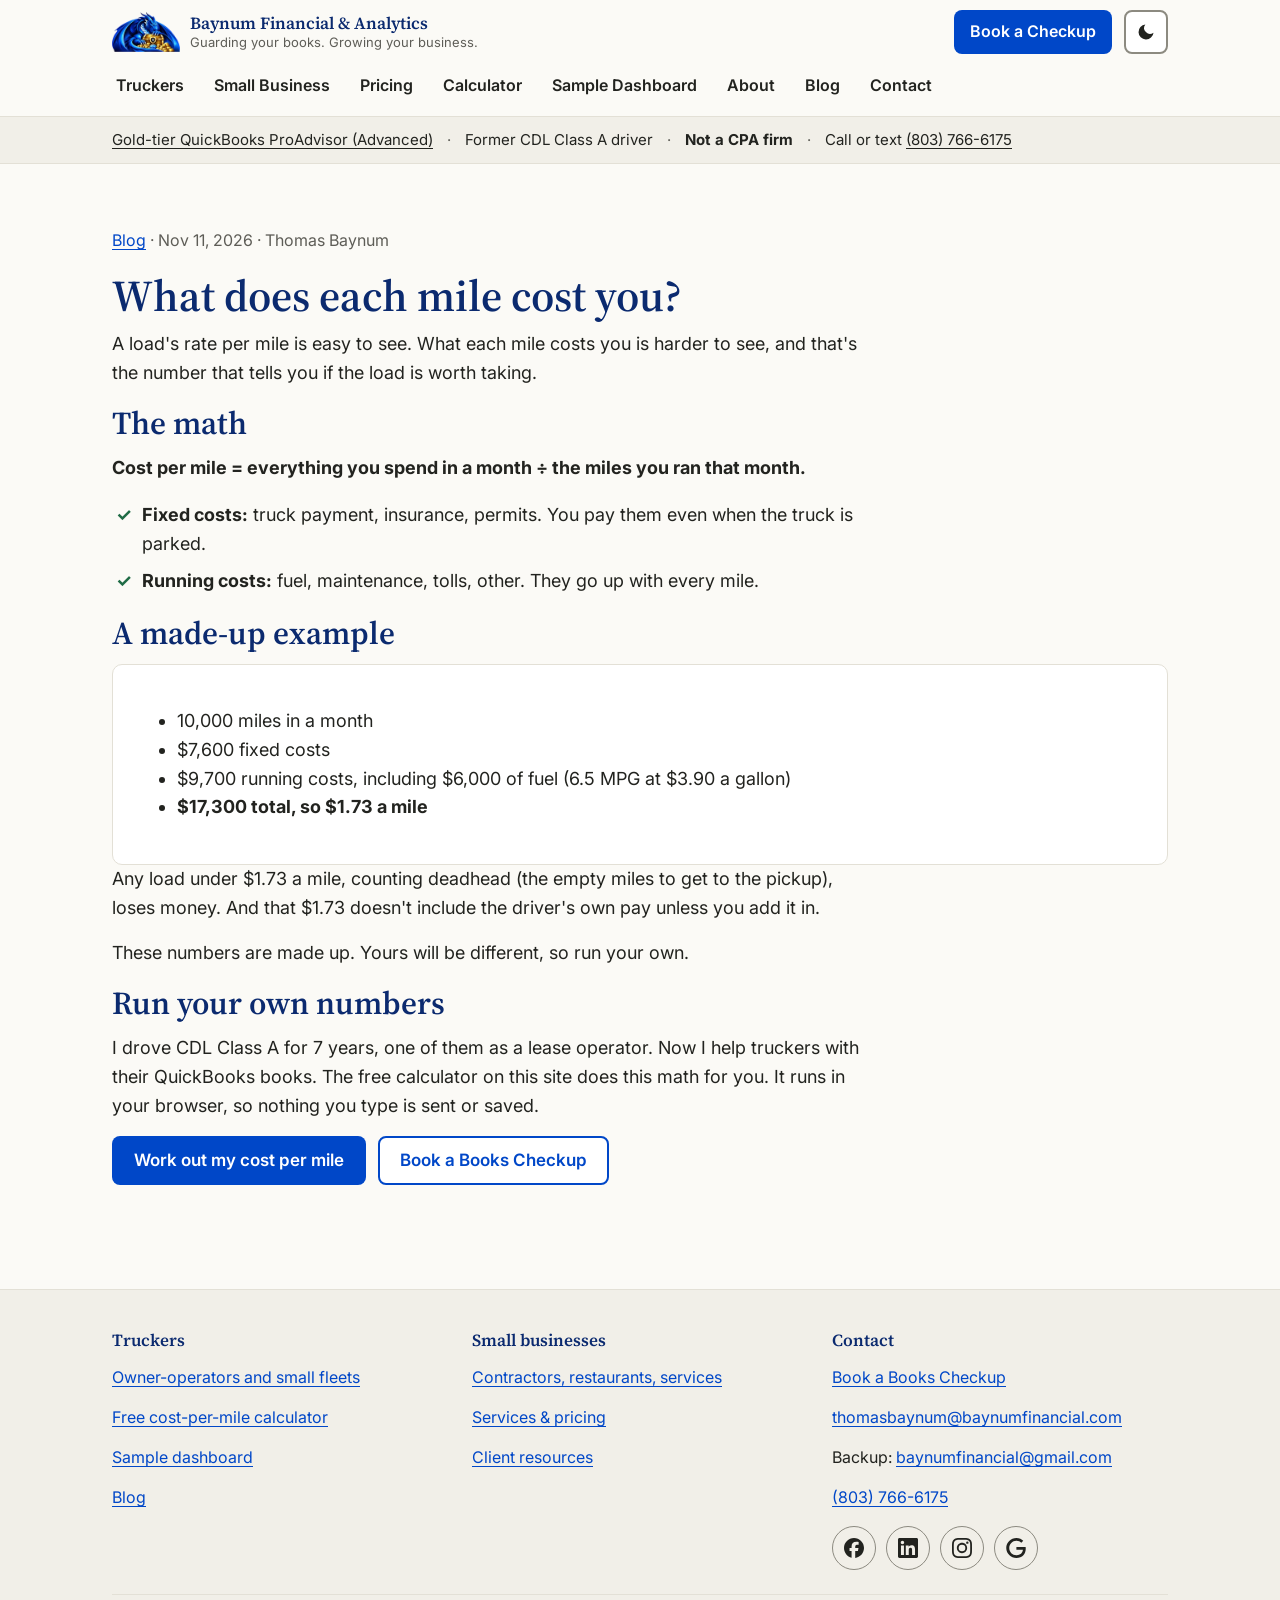
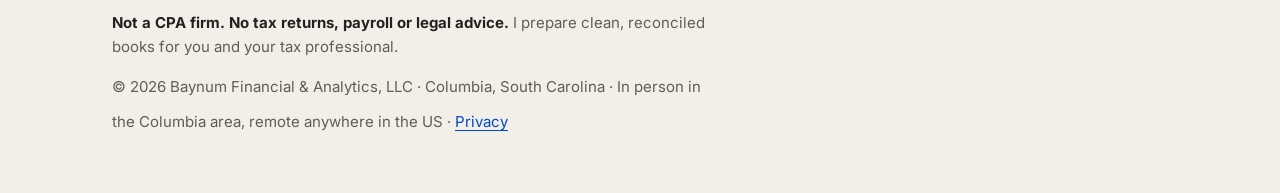
<file: blog/cost-per-mile/index.html>
<!doctype html>
<html lang="en">
<head>
  <meta charset="utf-8">
  <meta name="viewport" content="width=device-width, initial-scale=1">
  <script>document.documentElement.classList.add('js');(function(){try{var t=localStorage.getItem('theme');if(t)document.documentElement.dataset.theme=t;}catch(e){}})();</script>
  <script async src="https://www.googletagmanager.com/gtag/js?id=G-1WZKCX57DY"></script>
  <script>
    window.dataLayer = window.dataLayer || [];
    function gtag(){dataLayer.push(arguments);}
    gtag('js', new Date());
    gtag('config', 'G-1WZKCX57DY');
  </script>
  <title>What does each mile cost you? | Baynum Financial &amp; Analytics</title>
  <meta name="description" content="A load's rate per mile is easy to see. What each mile costs you decides if the load is worth taking. Here's the math, with a made-up example.">
  <link rel="canonical" href="https://baynumfinancial.com/blog/cost-per-mile/">
  <meta property="og:type" content="website">
  <meta property="og:site_name" content="Baynum Financial &amp; Analytics, LLC">
  <meta property="og:title" content="What does each mile cost you? | Baynum Financial &amp; Analytics">
  <meta property="og:description" content="A load's rate per mile is easy to see. What each mile costs you decides if the load is worth taking. Here's the math, with a made-up example.">
  <meta property="og:url" content="https://baynumfinancial.com/blog/cost-per-mile/">
  <meta property="og:image" content="https://baynumfinancial.com/assets/og-image.jpg">
  <meta property="og:image:width" content="1200">
  <meta property="og:image:height" content="630">
  <meta property="og:image:alt" content="Blue dragon guarding a gold treasure chest. Guarding your books. Growing your business.">
  <meta name="twitter:card" content="summary_large_image">
  <meta name="twitter:image" content="https://baynumfinancial.com/assets/og-image.jpg">
  <meta name="theme-color" content="#FBFAF6" media="(prefers-color-scheme: light)">
  <meta name="theme-color" content="#15171C" media="(prefers-color-scheme: dark)">
  <link rel="icon" href="/assets/favicon.ico" sizes="any">
  <link rel="apple-touch-icon" href="/assets/apple-touch-icon.png">
  <link rel="preconnect" href="https://fonts.googleapis.com">
  <link rel="preconnect" href="https://fonts.gstatic.com" crossorigin>
  <link href="https://fonts.googleapis.com/css2?family=Inter:wght@400;600;700&family=Source+Serif+4:wght@500;600&display=swap" rel="stylesheet">
  <link rel="stylesheet" href="/assets/site.css">
  <script type="application/ld+json">{"@context":"https://schema.org","@type":"BlogPosting","headline":"What does each mile cost you?","datePublished":"2026-11-11","author":{"@type":"Person","name":"Thomas Baynum"},"publisher":{"@type":"Organization","name":"Baynum Financial & Analytics, LLC"},"mainEntityOfPage":"https://baynumfinancial.com/blog/cost-per-mile/"}</script>
</head>
<body>
<a class="skip-link" href="#main">Skip to main content</a>
<header class="site-header">
  <div class="wrap header-bar">
    <a class="brand" href="/">
      <img src="/assets/logo-mark-96.webp" width="82" height="48" alt="">
      <span>Baynum Financial &amp; Analytics<small>Guarding your books. Growing your business.</small></span>
    </a>
    <a class="btn btn-primary btn-sm header-cta" href="/contact/" data-track="header_book_click">Book<span class="hide-sm">&nbsp;a Checkup</span></a>
    <button class="nav-toggle" type="button" aria-expanded="false" aria-controls="site-nav" hidden>Menu</button>
    <button type="button" class="theme-toggle" aria-pressed="false" data-theme-toggle>
      <span class="visually-hidden">Dark theme</span><svg aria-hidden="true" width="20" height="20" viewBox="0 0 24 24"><path fill="currentColor" d="M21 12.8A9 9 0 1 1 11.2 3a7 7 0 0 0 9.8 9.8z"/></svg>
    </button>
    <nav id="site-nav" aria-label="Main">
      <ul class="nav-list">
        <li><a href="/truckers/">Truckers</a></li>
        <li><a href="/small-business/">Small Business</a></li>
        <li><a href="/pricing/">Pricing</a></li>
        <li><a href="/cost-per-mile/">Calculator</a></li>
        <li><a href="/sample-dashboard/">Sample Dashboard</a></li>
        <li><a href="/about/">About</a></li>
        <li><a href="/blog/">Blog</a></li>
        <li><a href="/contact/">Contact</a></li>
      </ul>
    </nav>
  </div>
</header>
<div class="cred-strip">
  <div class="wrap">
    <span><a href="https://proadvisor.intuit.com/app/accountant/search?searchId=thomas-baynum" target="_blank" rel="noopener">Gold-tier QuickBooks ProAdvisor (Advanced)</a></span>
    <span>Former CDL Class A driver</span>
    <span><strong>Not a CPA firm</strong></span>
    <span>Call or text <a href="tel:+18037666175">(803) 766-6175</a></span>
  </div>
</div>
<main id="main">

<section class="section">
  <div class="wrap">
    <article>
      <p class="fine"><a href="/blog/">Blog</a> · <time datetime="2026-11-11">Nov 11, 2026</time> · Thomas Baynum</p>
      <h1>What does each mile cost you?</h1>

<p>A load's rate per mile is easy to see. What each mile costs you is harder to see, and that's the number that tells you if the load is worth taking.</p>
<h2>The math</h2>
<p><strong>Cost per mile = everything you spend in a month ÷ the miles you ran that month.</strong></p>
<ul class="checklist">
  <li><strong>Fixed costs:</strong> truck payment, insurance, permits. You pay them even when the truck is parked.</li>
  <li><strong>Running costs:</strong> fuel, maintenance, tolls, other. They go up with every mile.</li>
</ul>
<h2>A made-up example</h2>
<div class="card">
  <ul>
    <li>10,000 miles in a month</li>
    <li>$7,600 fixed costs</li>
    <li>$9,700 running costs, including $6,000 of fuel (6.5 MPG at $3.90 a gallon)</li>
    <li><strong>$17,300 total, so $1.73 a mile</strong></li>
  </ul>
</div>
<p>Any load under $1.73 a mile, counting deadhead (the empty miles to get to the pickup), loses money. And that $1.73 doesn't include the driver's own pay unless you add it in.</p>
<p>These numbers are made up. Yours will be different, so run your own.</p>
<h2>Run your own numbers</h2>
<p>I drove CDL Class A for 7 years, one of them as a lease operator. Now I help truckers with their QuickBooks books. The free calculator on this site does this math for you. It runs in your browser, so nothing you type is sent or saved.</p>
<div class="btn-row">
  <a class="btn btn-primary" href="/cost-per-mile/">Work out my cost per mile</a>
  <a class="btn btn-secondary" href="/contact/" data-track="book_click">Book a Books Checkup</a>
</div>

    </article>
  </div>
</section>

</main>
<footer class="site-footer">
  <div class="wrap">
    <div class="footer-grid">
      <div>
        <h2>Truckers</h2>
        <ul>
          <li><a href="/truckers/">Owner-operators and small fleets</a></li>
          <li><a href="/cost-per-mile/">Free cost-per-mile calculator</a></li>
          <li><a href="/sample-dashboard/">Sample dashboard</a></li>
          <li><a href="/blog/">Blog</a></li>
        </ul>
      </div>
      <div>
        <h2>Small businesses</h2>
        <ul>
          <li><a href="/small-business/">Contractors, restaurants, services</a></li>
          <li><a href="/pricing/">Services &amp; pricing</a></li>
          <li><a href="/resources.html">Client resources</a></li>
        </ul>
      </div>
      <div>
        <h2>Contact</h2>
        <ul>
          <li><a href="/contact/">Book a Books Checkup</a></li>
          <li><a href="mailto:thomasbaynum@baynumfinancial.com">thomasbaynum@baynumfinancial.com</a></li>
          <li>Backup: <a href="mailto:baynumfinancial@gmail.com">baynumfinancial@gmail.com</a></li>
          <li><a href="tel:+18037666175">(803) 766-6175</a></li>
        </ul>
        <nav class="social" aria-label="Find Baynum Financial &amp; Analytics online">
        <a href="https://www.facebook.com/share/19sVhgPAaU/" target="_blank" rel="noopener" aria-label="Facebook" title="Facebook" data-network="facebook"><svg viewBox="0 0 24 24" aria-hidden="true"><path d="M9.101 23.691v-7.98H6.627v-3.667h2.474v-1.58c0-4.085 1.848-5.978 5.858-5.978.401 0 .955.042 1.468.103a8.68 8.68 0 0 1 1.141.195v3.325a8.623 8.623 0 0 0-.653-.036 26.805 26.805 0 0 0-.733-.009c-.707 0-1.259.096-1.675.309a1.686 1.686 0 0 0-.679.622c-.258.42-.374.995-.374 1.752v1.297h3.919l-.386 2.103-.287 1.564h-3.246v8.245C19.396 23.238 24 18.179 24 12.044c0-6.627-5.373-12-12-12s-12 5.373-12 12c0 5.628 3.874 10.35 9.101 11.647Z"/></svg></a>
        <a href="https://www.linkedin.com/company/baynumfinancial" target="_blank" rel="noopener" aria-label="LinkedIn" title="LinkedIn" data-network="linkedin"><svg viewBox="0 0 24 24" aria-hidden="true"><path d="M20.447 20.452h-3.554v-5.569c0-1.328-.027-3.037-1.852-3.037-1.853 0-2.136 1.445-2.136 2.939v5.667H9.351V9h3.414v1.561h.046c.477-.9 1.637-1.85 3.37-1.85 3.601 0 4.267 2.37 4.267 5.455v6.286zM5.337 7.433c-1.144 0-2.063-.926-2.063-2.065 0-1.138.92-2.063 2.063-2.063 1.14 0 2.064.925 2.064 2.063 0 1.139-.925 2.065-2.064 2.065zm1.782 13.019H3.555V9h3.564v11.452zM22.225 0H1.771C.792 0 0 .774 0 1.729v20.542C0 23.227.792 24 1.771 24h20.451C23.2 24 24 23.227 24 22.271V1.729C24 .774 23.2 0 22.222 0h.003z"/></svg></a>
        <a href="https://www.instagram.com/baynumbookkeeping/" target="_blank" rel="noopener" aria-label="Instagram" title="Instagram" data-network="instagram"><svg viewBox="0 0 24 24" aria-hidden="true"><path d="M7.0301.084c-1.2768.0602-2.1487.264-2.911.5634-.7888.3075-1.4575.72-2.1228 1.3877-.6652.6677-1.075 1.3368-1.3802 2.127-.2954.7638-.4956 1.6365-.552 2.914-.0564 1.2775-.0689 1.6882-.0626 4.947.0062 3.2586.0206 3.6671.0825 4.9473.061 1.2765.264 2.1482.5635 2.9107.308.7889.72 1.4573 1.388 2.1228.6679.6655 1.3365 1.0743 2.1285 1.38.7632.295 1.6361.4961 2.9134.552 1.2773.056 1.6884.069 4.9462.0627 3.2578-.0062 3.668-.0207 4.9478-.0814 1.28-.0607 2.147-.2652 2.9098-.5633.7889-.3086 1.4578-.72 2.1228-1.3881.665-.6682 1.0745-1.3378 1.3795-2.1284.2957-.7632.4966-1.636.552-2.9124.056-1.2809.0692-1.6898.063-4.948-.0063-3.2583-.021-3.6668-.0817-4.9465-.0607-1.2797-.264-2.1487-.5633-2.9117-.3084-.7889-.72-1.4568-1.3876-2.1228C21.2982 1.33 20.628.9208 19.8378.6165 19.074.321 18.2017.1197 16.9244.0645 15.6471.0093 15.236-.005 11.977.0014 8.718.0076 8.31.0215 7.0301.0839m.1402 21.6932c-1.17-.0509-1.8053-.2453-2.2287-.408-.5606-.216-.96-.4771-1.3819-.895-.422-.4178-.6811-.8186-.9-1.378-.1644-.4234-.3624-1.058-.4171-2.228-.0595-1.2645-.072-1.6442-.079-4.848-.007-3.2037.0053-3.583.0607-4.848.05-1.169.2456-1.805.408-2.2282.216-.5613.4762-.96.895-1.3816.4188-.4217.8184-.6814 1.3783-.9003.423-.1651 1.0575-.3614 2.227-.4171 1.2655-.06 1.6447-.072 4.848-.079 3.2033-.007 3.5835.005 4.8495.0608 1.169.0508 1.8053.2445 2.228.408.5608.216.96.4754 1.3816.895.4217.4194.6816.8176.9005 1.3787.1653.4217.3617 1.056.4169 2.2263.0602 1.2655.0739 1.645.0796 4.848.0058 3.203-.0055 3.5834-.061 4.848-.051 1.17-.245 1.8055-.408 2.2294-.216.5604-.4763.96-.8954 1.3814-.419.4215-.8181.6811-1.3783.9-.4224.1649-1.0577.3617-2.2262.4174-1.2656.0595-1.6448.072-4.8493.079-3.2045.007-3.5825-.006-4.848-.0608M16.953 5.5864A1.44 1.44 0 1 0 18.39 4.144a1.44 1.44 0 0 0-1.437 1.4424M5.8385 12.012c.0067 3.4032 2.7706 6.1557 6.173 6.1493 3.4026-.0065 6.157-2.7701 6.1506-6.1733-.0065-3.4032-2.771-6.1565-6.174-6.1498-3.403.0067-6.156 2.771-6.1496 6.1738M8 12.0077a4 4 0 1 1 4.008 3.9921A3.9996 3.9996 0 0 1 8 12.0077"/></svg></a>
        <a href="https://share.google/xo7Ijdk0C8H3DV2c4" target="_blank" rel="noopener" aria-label="Google Business Profile" title="Google Business Profile" data-network="google"><svg viewBox="0 0 24 24" aria-hidden="true"><path d="M12.48 10.92v3.28h7.84c-.24 1.84-.853 3.187-1.787 4.133-1.147 1.147-2.933 2.4-6.053 2.4-4.827 0-8.6-3.893-8.6-8.72s3.773-8.72 8.6-8.72c2.6 0 4.507 1.027 5.907 2.347l2.307-2.307C18.747 1.44 16.133 0 12.48 0 5.867 0 .307 5.387.307 12s5.56 12 12.173 12c3.573 0 6.267-1.173 8.373-3.36 2.16-2.16 2.84-5.213 2.84-7.667 0-.76-.053-1.467-.173-2.053H12.48z"/></svg></a>
        </nav>
      </div>
    </div>
    <div class="footer-legal">
      <p><strong>Not a CPA firm. No tax returns, payroll or legal advice.</strong> I prepare clean, reconciled books for you and your tax professional.</p>
      <p>© 2026 Baynum Financial &amp; Analytics, LLC · Columbia, South Carolina · In person in the Columbia area, remote anywhere in the US · <a href="/privacy.html">Privacy</a></p>
    </div>
  </div>
</footer>
<script src="/assets/site.js" defer></script>
</body>
</html>
</file>
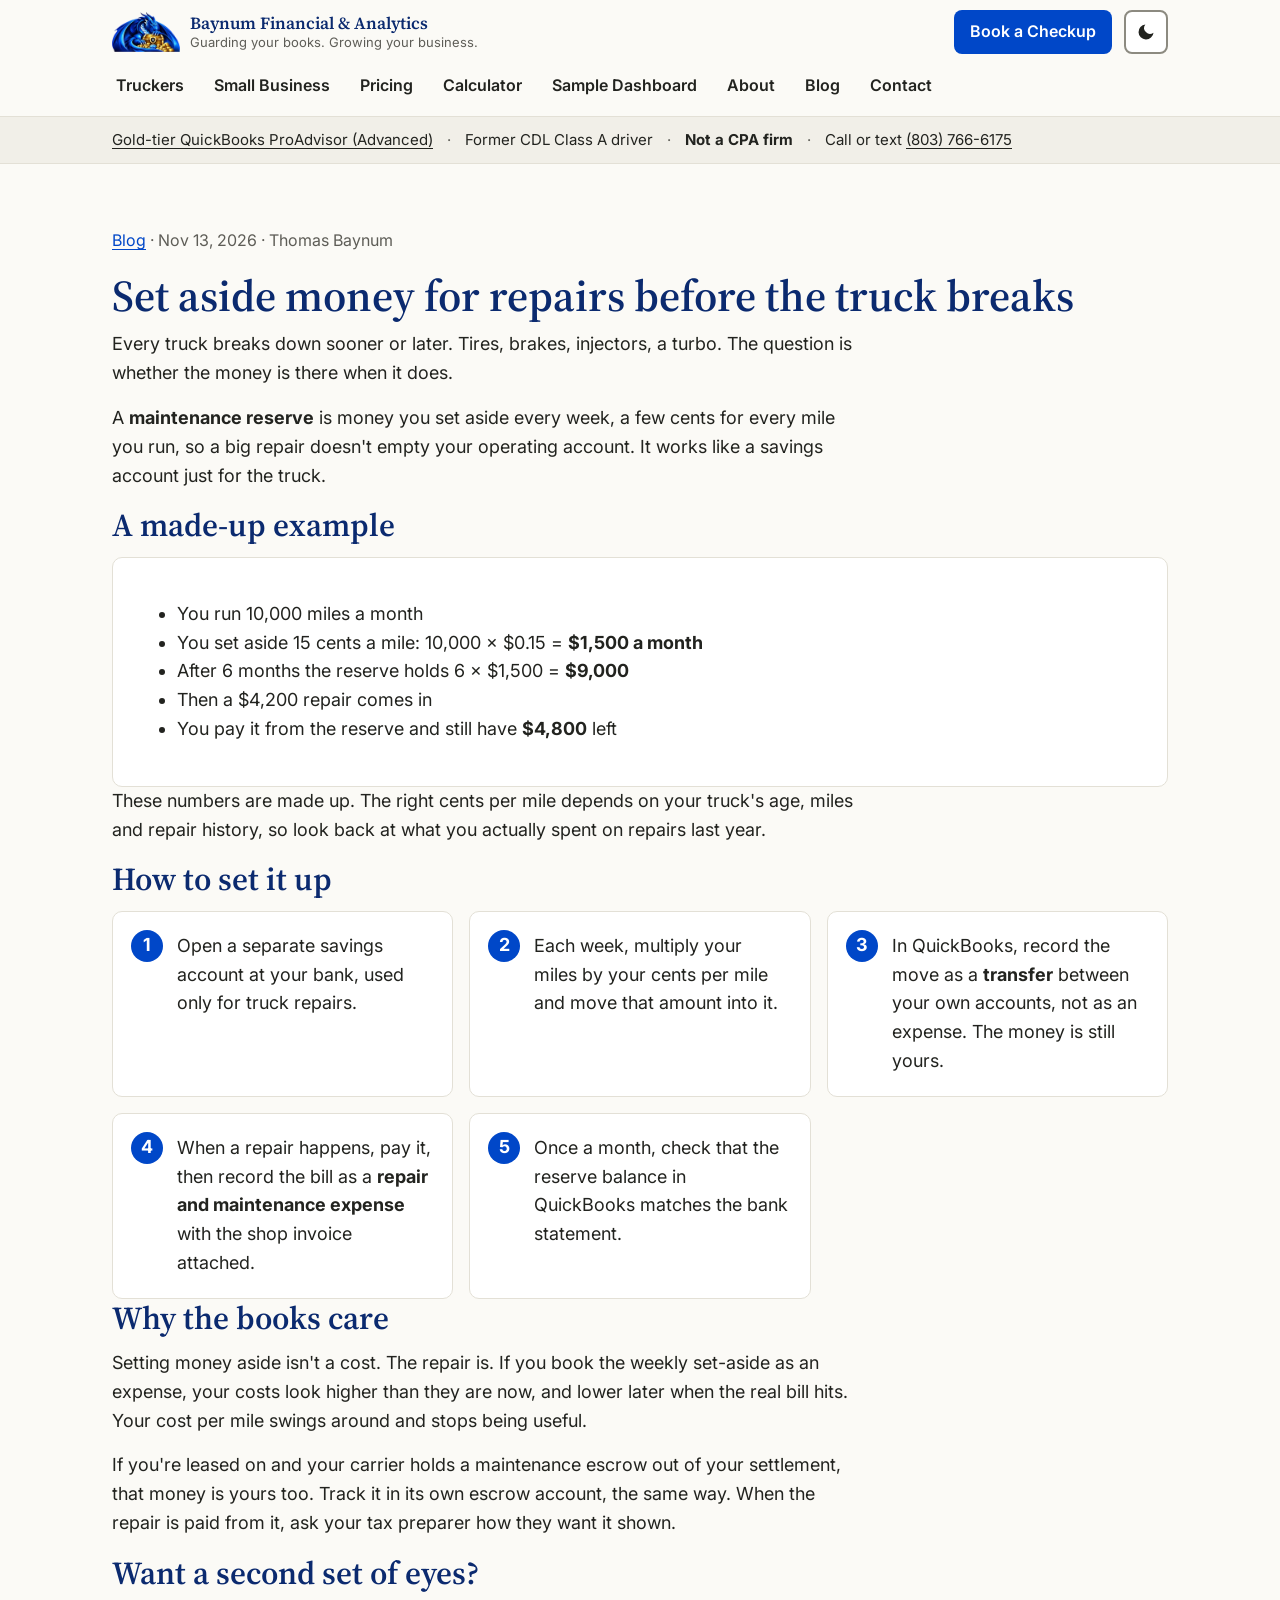
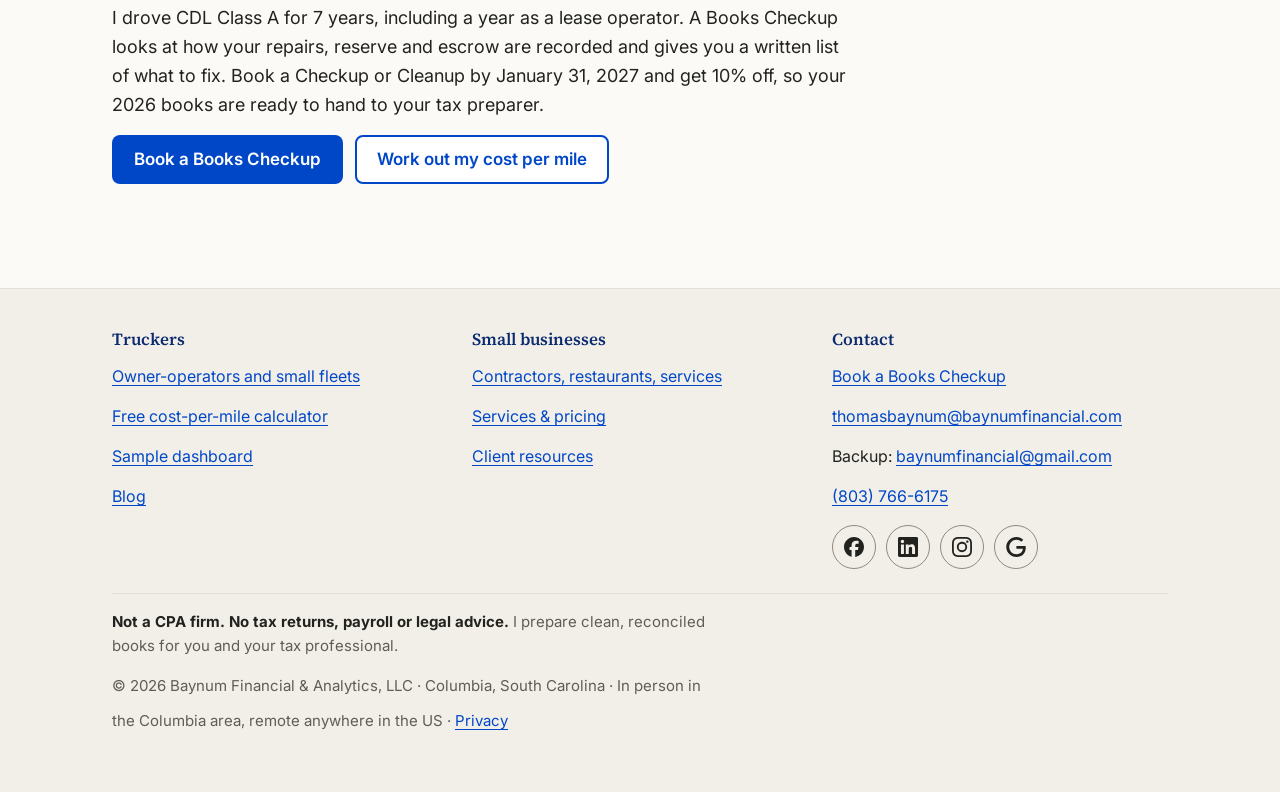
<file: blog/maintenance-reserve/index.html>
<!doctype html>
<html lang="en">
<head>
  <meta charset="utf-8">
  <meta name="viewport" content="width=device-width, initial-scale=1">
  <script>document.documentElement.classList.add('js');(function(){try{var t=localStorage.getItem('theme');if(t)document.documentElement.dataset.theme=t;}catch(e){}})();</script>
  <script async src="https://www.googletagmanager.com/gtag/js?id=G-1WZKCX57DY"></script>
  <script>
    window.dataLayer = window.dataLayer || [];
    function gtag(){dataLayer.push(arguments);}
    gtag('js', new Date());
    gtag('config', 'G-1WZKCX57DY');
  </script>
  <title>Set aside money for repairs before the truck breaks | Baynum Financial &amp; Analytics</title>
  <meta name="description" content="A big repair bill can wipe out a month of profit. Setting aside a few cents a mile in a separate account spreads that cost out. Here's how, with a made-up example.">
  <link rel="canonical" href="https://baynumfinancial.com/blog/maintenance-reserve/">
  <meta property="og:type" content="website">
  <meta property="og:site_name" content="Baynum Financial &amp; Analytics, LLC">
  <meta property="og:title" content="Set aside money for repairs before the truck breaks | Baynum Financial &amp; Analytics">
  <meta property="og:description" content="A big repair bill can wipe out a month of profit. Setting aside a few cents a mile in a separate account spreads that cost out. Here's how, with a made-up example.">
  <meta property="og:url" content="https://baynumfinancial.com/blog/maintenance-reserve/">
  <meta property="og:image" content="https://baynumfinancial.com/assets/og-image.jpg">
  <meta property="og:image:width" content="1200">
  <meta property="og:image:height" content="630">
  <meta property="og:image:alt" content="Blue dragon guarding a gold treasure chest. Guarding your books. Growing your business.">
  <meta name="twitter:card" content="summary_large_image">
  <meta name="twitter:image" content="https://baynumfinancial.com/assets/og-image.jpg">
  <meta name="theme-color" content="#FBFAF6" media="(prefers-color-scheme: light)">
  <meta name="theme-color" content="#15171C" media="(prefers-color-scheme: dark)">
  <link rel="icon" href="/assets/favicon.ico" sizes="any">
  <link rel="apple-touch-icon" href="/assets/apple-touch-icon.png">
  <link rel="preconnect" href="https://fonts.googleapis.com">
  <link rel="preconnect" href="https://fonts.gstatic.com" crossorigin>
  <link href="https://fonts.googleapis.com/css2?family=Inter:wght@400;600;700&family=Source+Serif+4:wght@500;600&display=swap" rel="stylesheet">
  <link rel="stylesheet" href="/assets/site.css">
  <script type="application/ld+json">{"@context":"https://schema.org","@type":"BlogPosting","headline":"Set aside money for repairs before the truck breaks","datePublished":"2026-11-13","author":{"@type":"Person","name":"Thomas Baynum"},"publisher":{"@type":"Organization","name":"Baynum Financial & Analytics, LLC"},"mainEntityOfPage":"https://baynumfinancial.com/blog/maintenance-reserve/"}</script>
</head>
<body>
<a class="skip-link" href="#main">Skip to main content</a>
<header class="site-header">
  <div class="wrap header-bar">
    <a class="brand" href="/">
      <img src="/assets/logo-mark-96.webp" width="82" height="48" alt="">
      <span>Baynum Financial &amp; Analytics<small>Guarding your books. Growing your business.</small></span>
    </a>
    <a class="btn btn-primary btn-sm header-cta" href="/contact/" data-track="header_book_click">Book<span class="hide-sm">&nbsp;a Checkup</span></a>
    <button class="nav-toggle" type="button" aria-expanded="false" aria-controls="site-nav" hidden>Menu</button>
    <button type="button" class="theme-toggle" aria-pressed="false" data-theme-toggle>
      <span class="visually-hidden">Dark theme</span><svg aria-hidden="true" width="20" height="20" viewBox="0 0 24 24"><path fill="currentColor" d="M21 12.8A9 9 0 1 1 11.2 3a7 7 0 0 0 9.8 9.8z"/></svg>
    </button>
    <nav id="site-nav" aria-label="Main">
      <ul class="nav-list">
        <li><a href="/truckers/">Truckers</a></li>
        <li><a href="/small-business/">Small Business</a></li>
        <li><a href="/pricing/">Pricing</a></li>
        <li><a href="/cost-per-mile/">Calculator</a></li>
        <li><a href="/sample-dashboard/">Sample Dashboard</a></li>
        <li><a href="/about/">About</a></li>
        <li><a href="/blog/">Blog</a></li>
        <li><a href="/contact/">Contact</a></li>
      </ul>
    </nav>
  </div>
</header>
<div class="cred-strip">
  <div class="wrap">
    <span><a href="https://proadvisor.intuit.com/app/accountant/search?searchId=thomas-baynum" target="_blank" rel="noopener">Gold-tier QuickBooks ProAdvisor (Advanced)</a></span>
    <span>Former CDL Class A driver</span>
    <span><strong>Not a CPA firm</strong></span>
    <span>Call or text <a href="tel:+18037666175">(803) 766-6175</a></span>
  </div>
</div>
<main id="main">

<section class="section">
  <div class="wrap">
    <article>
      <p class="fine"><a href="/blog/">Blog</a> · <time datetime="2026-11-13">Nov 13, 2026</time> · Thomas Baynum</p>
      <h1>Set aside money for repairs before the truck breaks</h1>

<p>Every truck breaks down sooner or later. Tires, brakes, injectors, a turbo. The question is whether the money is there when it does.</p>
<p>A <strong>maintenance reserve</strong> is money you set aside every week, a few cents for every mile you run, so a big repair doesn't empty your operating account. It works like a savings account just for the truck.</p>
<h2>A made-up example</h2>
<div class="card">
  <ul>
    <li>You run 10,000 miles a month</li>
    <li>You set aside 15 cents a mile: 10,000 × $0.15 = <strong>$1,500 a month</strong></li>
    <li>After 6 months the reserve holds 6 × $1,500 = <strong>$9,000</strong></li>
    <li>Then a $4,200 repair comes in</li>
    <li>You pay it from the reserve and still have <strong>$4,800</strong> left</li>
  </ul>
</div>
<p>These numbers are made up. The right cents per mile depends on your truck's age, miles and repair history, so look back at what you actually spent on repairs last year.</p>
<h2>How to set it up</h2>
<ol class="steps">
  <li>Open a separate savings account at your bank, used only for truck repairs.</li>
  <li>Each week, multiply your miles by your cents per mile and move that amount into it.</li>
  <li>In QuickBooks, record the move as a <strong>transfer</strong> between your own accounts, not as an expense. The money is still yours.</li>
  <li>When a repair happens, pay it, then record the bill as a <strong>repair and maintenance expense</strong> with the shop invoice attached.</li>
  <li>Once a month, check that the reserve balance in QuickBooks matches the bank statement.</li>
</ol>
<h2>Why the books care</h2>
<p>Setting money aside isn't a cost. The repair is. If you book the weekly set-aside as an expense, your costs look higher than they are now, and lower later when the real bill hits. Your cost per mile swings around and stops being useful.</p>
<p>If you're leased on and your carrier holds a maintenance escrow out of your settlement, that money is yours too. Track it in its own escrow account, the same way. When the repair is paid from it, ask your tax preparer how they want it shown.</p>
<h2>Want a second set of eyes?</h2>
<p>I drove CDL Class A for 7 years, including a year as a lease operator. A Books Checkup looks at how your repairs, reserve and escrow are recorded and gives you a written list of what to fix. Book a Checkup or Cleanup by January 31, 2027 and get 10% off, so your 2026 books are ready to hand to your tax preparer.</p>
<div class="btn-row">
  <a class="btn btn-primary" href="/contact/" data-track="book_click">Book a Books Checkup</a>
  <a class="btn btn-secondary" href="/cost-per-mile/">Work out my cost per mile</a>
</div>

    </article>
  </div>
</section>

</main>
<footer class="site-footer">
  <div class="wrap">
    <div class="footer-grid">
      <div>
        <h2>Truckers</h2>
        <ul>
          <li><a href="/truckers/">Owner-operators and small fleets</a></li>
          <li><a href="/cost-per-mile/">Free cost-per-mile calculator</a></li>
          <li><a href="/sample-dashboard/">Sample dashboard</a></li>
          <li><a href="/blog/">Blog</a></li>
        </ul>
      </div>
      <div>
        <h2>Small businesses</h2>
        <ul>
          <li><a href="/small-business/">Contractors, restaurants, services</a></li>
          <li><a href="/pricing/">Services &amp; pricing</a></li>
          <li><a href="/resources.html">Client resources</a></li>
        </ul>
      </div>
      <div>
        <h2>Contact</h2>
        <ul>
          <li><a href="/contact/">Book a Books Checkup</a></li>
          <li><a href="mailto:thomasbaynum@baynumfinancial.com">thomasbaynum@baynumfinancial.com</a></li>
          <li>Backup: <a href="mailto:baynumfinancial@gmail.com">baynumfinancial@gmail.com</a></li>
          <li><a href="tel:+18037666175">(803) 766-6175</a></li>
        </ul>
        <nav class="social" aria-label="Find Baynum Financial &amp; Analytics online">
        <a href="https://www.facebook.com/share/19sVhgPAaU/" target="_blank" rel="noopener" aria-label="Facebook" title="Facebook" data-network="facebook"><svg viewBox="0 0 24 24" aria-hidden="true"><path d="M9.101 23.691v-7.98H6.627v-3.667h2.474v-1.58c0-4.085 1.848-5.978 5.858-5.978.401 0 .955.042 1.468.103a8.68 8.68 0 0 1 1.141.195v3.325a8.623 8.623 0 0 0-.653-.036 26.805 26.805 0 0 0-.733-.009c-.707 0-1.259.096-1.675.309a1.686 1.686 0 0 0-.679.622c-.258.42-.374.995-.374 1.752v1.297h3.919l-.386 2.103-.287 1.564h-3.246v8.245C19.396 23.238 24 18.179 24 12.044c0-6.627-5.373-12-12-12s-12 5.373-12 12c0 5.628 3.874 10.35 9.101 11.647Z"/></svg></a>
        <a href="https://www.linkedin.com/company/baynumfinancial" target="_blank" rel="noopener" aria-label="LinkedIn" title="LinkedIn" data-network="linkedin"><svg viewBox="0 0 24 24" aria-hidden="true"><path d="M20.447 20.452h-3.554v-5.569c0-1.328-.027-3.037-1.852-3.037-1.853 0-2.136 1.445-2.136 2.939v5.667H9.351V9h3.414v1.561h.046c.477-.9 1.637-1.85 3.37-1.85 3.601 0 4.267 2.37 4.267 5.455v6.286zM5.337 7.433c-1.144 0-2.063-.926-2.063-2.065 0-1.138.92-2.063 2.063-2.063 1.14 0 2.064.925 2.064 2.063 0 1.139-.925 2.065-2.064 2.065zm1.782 13.019H3.555V9h3.564v11.452zM22.225 0H1.771C.792 0 0 .774 0 1.729v20.542C0 23.227.792 24 1.771 24h20.451C23.2 24 24 23.227 24 22.271V1.729C24 .774 23.2 0 22.222 0h.003z"/></svg></a>
        <a href="https://www.instagram.com/baynumbookkeeping/" target="_blank" rel="noopener" aria-label="Instagram" title="Instagram" data-network="instagram"><svg viewBox="0 0 24 24" aria-hidden="true"><path d="M7.0301.084c-1.2768.0602-2.1487.264-2.911.5634-.7888.3075-1.4575.72-2.1228 1.3877-.6652.6677-1.075 1.3368-1.3802 2.127-.2954.7638-.4956 1.6365-.552 2.914-.0564 1.2775-.0689 1.6882-.0626 4.947.0062 3.2586.0206 3.6671.0825 4.9473.061 1.2765.264 2.1482.5635 2.9107.308.7889.72 1.4573 1.388 2.1228.6679.6655 1.3365 1.0743 2.1285 1.38.7632.295 1.6361.4961 2.9134.552 1.2773.056 1.6884.069 4.9462.0627 3.2578-.0062 3.668-.0207 4.9478-.0814 1.28-.0607 2.147-.2652 2.9098-.5633.7889-.3086 1.4578-.72 2.1228-1.3881.665-.6682 1.0745-1.3378 1.3795-2.1284.2957-.7632.4966-1.636.552-2.9124.056-1.2809.0692-1.6898.063-4.948-.0063-3.2583-.021-3.6668-.0817-4.9465-.0607-1.2797-.264-2.1487-.5633-2.9117-.3084-.7889-.72-1.4568-1.3876-2.1228C21.2982 1.33 20.628.9208 19.8378.6165 19.074.321 18.2017.1197 16.9244.0645 15.6471.0093 15.236-.005 11.977.0014 8.718.0076 8.31.0215 7.0301.0839m.1402 21.6932c-1.17-.0509-1.8053-.2453-2.2287-.408-.5606-.216-.96-.4771-1.3819-.895-.422-.4178-.6811-.8186-.9-1.378-.1644-.4234-.3624-1.058-.4171-2.228-.0595-1.2645-.072-1.6442-.079-4.848-.007-3.2037.0053-3.583.0607-4.848.05-1.169.2456-1.805.408-2.2282.216-.5613.4762-.96.895-1.3816.4188-.4217.8184-.6814 1.3783-.9003.423-.1651 1.0575-.3614 2.227-.4171 1.2655-.06 1.6447-.072 4.848-.079 3.2033-.007 3.5835.005 4.8495.0608 1.169.0508 1.8053.2445 2.228.408.5608.216.96.4754 1.3816.895.4217.4194.6816.8176.9005 1.3787.1653.4217.3617 1.056.4169 2.2263.0602 1.2655.0739 1.645.0796 4.848.0058 3.203-.0055 3.5834-.061 4.848-.051 1.17-.245 1.8055-.408 2.2294-.216.5604-.4763.96-.8954 1.3814-.419.4215-.8181.6811-1.3783.9-.4224.1649-1.0577.3617-2.2262.4174-1.2656.0595-1.6448.072-4.8493.079-3.2045.007-3.5825-.006-4.848-.0608M16.953 5.5864A1.44 1.44 0 1 0 18.39 4.144a1.44 1.44 0 0 0-1.437 1.4424M5.8385 12.012c.0067 3.4032 2.7706 6.1557 6.173 6.1493 3.4026-.0065 6.157-2.7701 6.1506-6.1733-.0065-3.4032-2.771-6.1565-6.174-6.1498-3.403.0067-6.156 2.771-6.1496 6.1738M8 12.0077a4 4 0 1 1 4.008 3.9921A3.9996 3.9996 0 0 1 8 12.0077"/></svg></a>
        <a href="https://share.google/xo7Ijdk0C8H3DV2c4" target="_blank" rel="noopener" aria-label="Google Business Profile" title="Google Business Profile" data-network="google"><svg viewBox="0 0 24 24" aria-hidden="true"><path d="M12.48 10.92v3.28h7.84c-.24 1.84-.853 3.187-1.787 4.133-1.147 1.147-2.933 2.4-6.053 2.4-4.827 0-8.6-3.893-8.6-8.72s3.773-8.72 8.6-8.72c2.6 0 4.507 1.027 5.907 2.347l2.307-2.307C18.747 1.44 16.133 0 12.48 0 5.867 0 .307 5.387.307 12s5.56 12 12.173 12c3.573 0 6.267-1.173 8.373-3.36 2.16-2.16 2.84-5.213 2.84-7.667 0-.76-.053-1.467-.173-2.053H12.48z"/></svg></a>
        </nav>
      </div>
    </div>
    <div class="footer-legal">
      <p><strong>Not a CPA firm. No tax returns, payroll or legal advice.</strong> I prepare clean, reconciled books for you and your tax professional.</p>
      <p>© 2026 Baynum Financial &amp; Analytics, LLC · Columbia, South Carolina · In person in the Columbia area, remote anywhere in the US · <a href="/privacy.html">Privacy</a></p>
    </div>
  </div>
</footer>
<script src="/assets/site.js" defer></script>
</body>
</html>
</file>
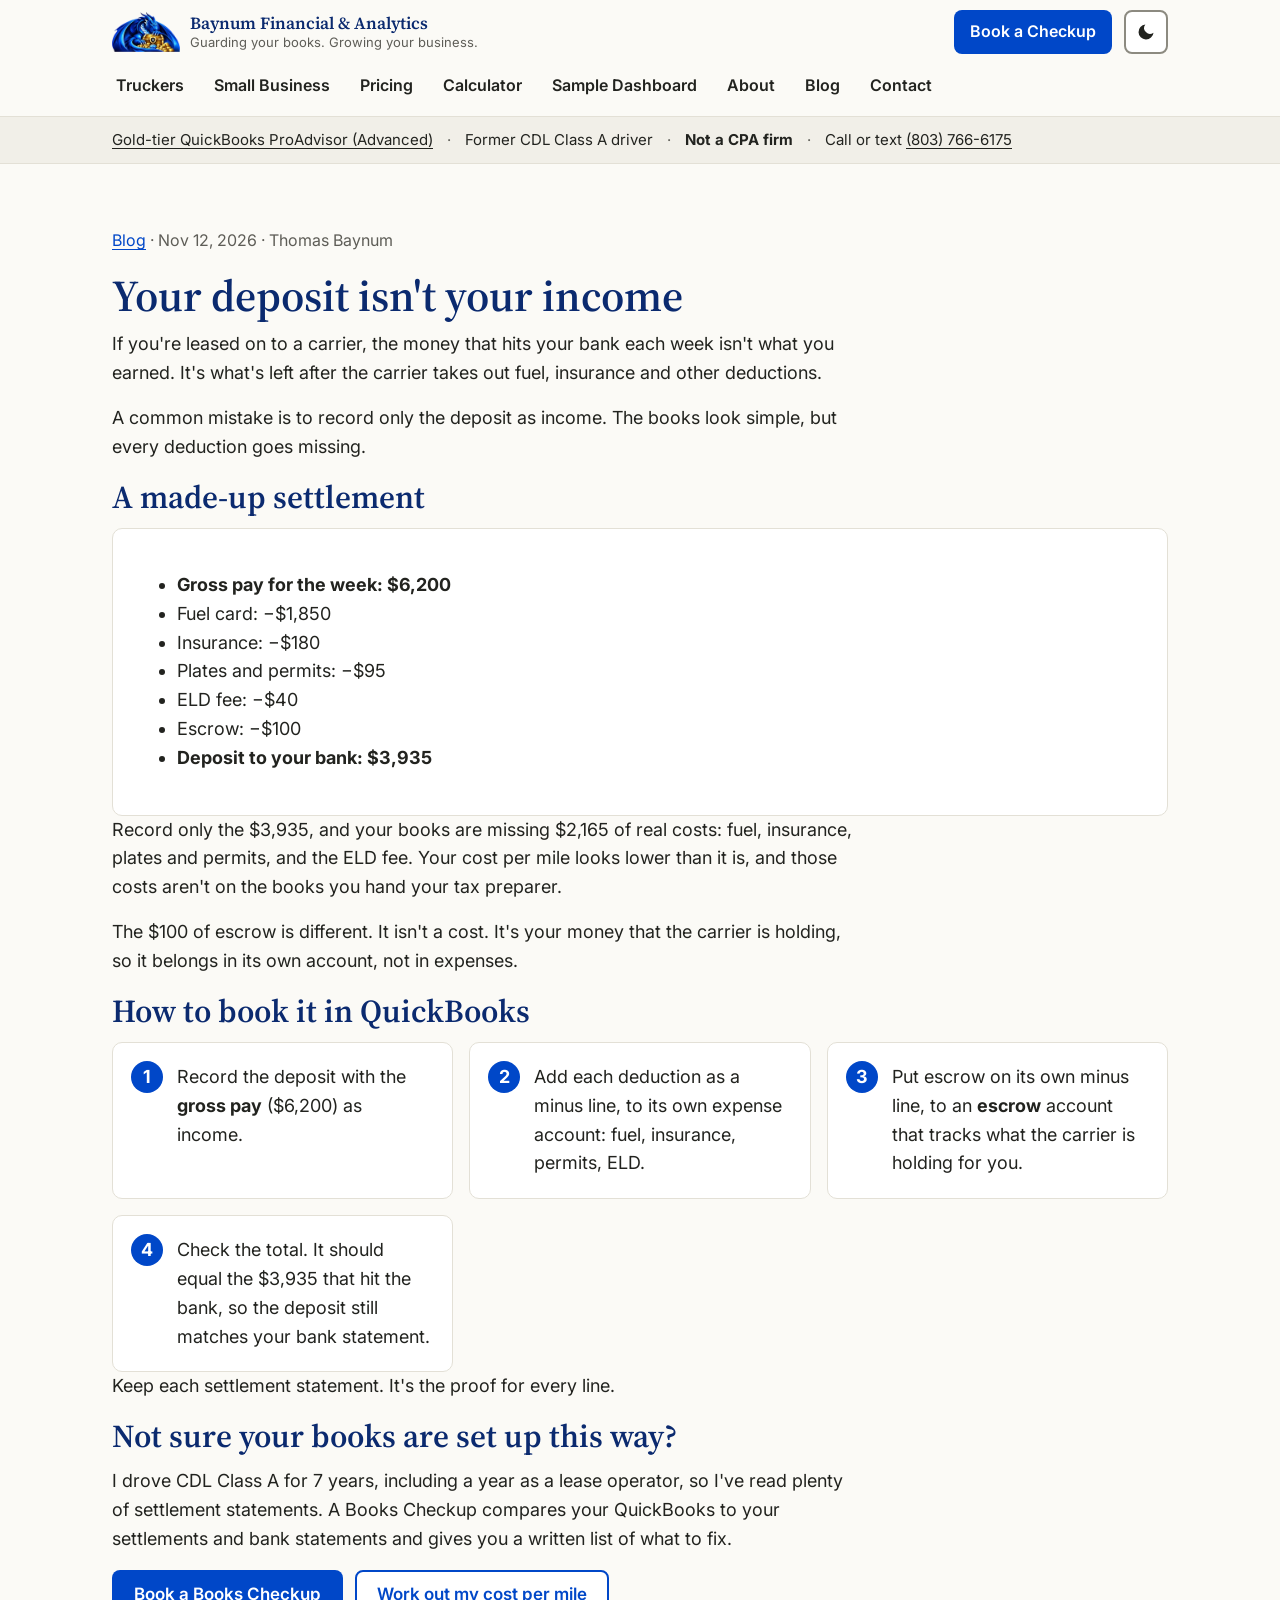
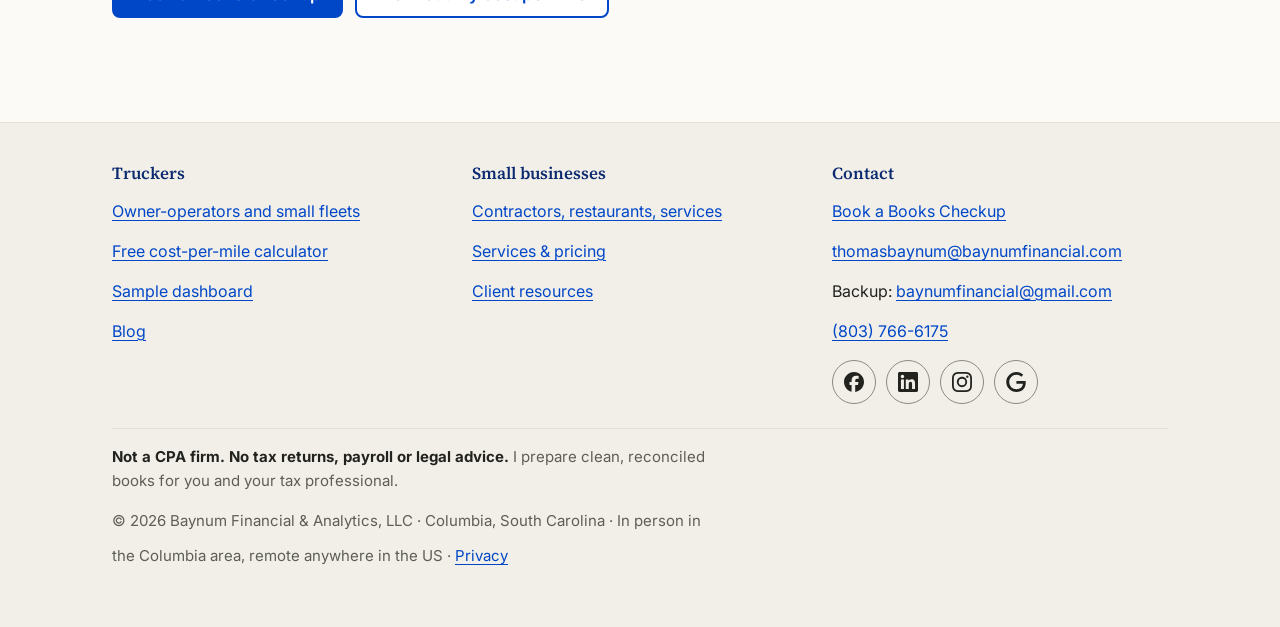
<file: blog/settlement-deposit/index.html>
<!doctype html>
<html lang="en">
<head>
  <meta charset="utf-8">
  <meta name="viewport" content="width=device-width, initial-scale=1">
  <script>document.documentElement.classList.add('js');(function(){try{var t=localStorage.getItem('theme');if(t)document.documentElement.dataset.theme=t;}catch(e){}})();</script>
  <script async src="https://www.googletagmanager.com/gtag/js?id=G-1WZKCX57DY"></script>
  <script>
    window.dataLayer = window.dataLayer || [];
    function gtag(){dataLayer.push(arguments);}
    gtag('js', new Date());
    gtag('config', 'G-1WZKCX57DY');
  </script>
  <title>Your deposit isn't your income | Baynum Financial &amp; Analytics</title>
  <meta name="description" content="If you're leased on, the money that hits your bank is what's left after deductions. Book only the deposit and your expenses go missing. Here's a made-up example.">
  <link rel="canonical" href="https://baynumfinancial.com/blog/settlement-deposit/">
  <meta property="og:type" content="website">
  <meta property="og:site_name" content="Baynum Financial &amp; Analytics, LLC">
  <meta property="og:title" content="Your deposit isn't your income | Baynum Financial &amp; Analytics">
  <meta property="og:description" content="If you're leased on, the money that hits your bank is what's left after deductions. Book only the deposit and your expenses go missing. Here's a made-up example.">
  <meta property="og:url" content="https://baynumfinancial.com/blog/settlement-deposit/">
  <meta property="og:image" content="https://baynumfinancial.com/assets/og-image.jpg">
  <meta property="og:image:width" content="1200">
  <meta property="og:image:height" content="630">
  <meta property="og:image:alt" content="Blue dragon guarding a gold treasure chest. Guarding your books. Growing your business.">
  <meta name="twitter:card" content="summary_large_image">
  <meta name="twitter:image" content="https://baynumfinancial.com/assets/og-image.jpg">
  <meta name="theme-color" content="#FBFAF6" media="(prefers-color-scheme: light)">
  <meta name="theme-color" content="#15171C" media="(prefers-color-scheme: dark)">
  <link rel="icon" href="/assets/favicon.ico" sizes="any">
  <link rel="apple-touch-icon" href="/assets/apple-touch-icon.png">
  <link rel="preconnect" href="https://fonts.googleapis.com">
  <link rel="preconnect" href="https://fonts.gstatic.com" crossorigin>
  <link href="https://fonts.googleapis.com/css2?family=Inter:wght@400;600;700&family=Source+Serif+4:wght@500;600&display=swap" rel="stylesheet">
  <link rel="stylesheet" href="/assets/site.css">
  <script type="application/ld+json">{"@context":"https://schema.org","@type":"BlogPosting","headline":"Your deposit isn't your income","datePublished":"2026-11-12","author":{"@type":"Person","name":"Thomas Baynum"},"publisher":{"@type":"Organization","name":"Baynum Financial & Analytics, LLC"},"mainEntityOfPage":"https://baynumfinancial.com/blog/settlement-deposit/"}</script>
</head>
<body>
<a class="skip-link" href="#main">Skip to main content</a>
<header class="site-header">
  <div class="wrap header-bar">
    <a class="brand" href="/">
      <img src="/assets/logo-mark-96.webp" width="82" height="48" alt="">
      <span>Baynum Financial &amp; Analytics<small>Guarding your books. Growing your business.</small></span>
    </a>
    <a class="btn btn-primary btn-sm header-cta" href="/contact/" data-track="header_book_click">Book<span class="hide-sm">&nbsp;a Checkup</span></a>
    <button class="nav-toggle" type="button" aria-expanded="false" aria-controls="site-nav" hidden>Menu</button>
    <button type="button" class="theme-toggle" aria-pressed="false" data-theme-toggle>
      <span class="visually-hidden">Dark theme</span><svg aria-hidden="true" width="20" height="20" viewBox="0 0 24 24"><path fill="currentColor" d="M21 12.8A9 9 0 1 1 11.2 3a7 7 0 0 0 9.8 9.8z"/></svg>
    </button>
    <nav id="site-nav" aria-label="Main">
      <ul class="nav-list">
        <li><a href="/truckers/">Truckers</a></li>
        <li><a href="/small-business/">Small Business</a></li>
        <li><a href="/pricing/">Pricing</a></li>
        <li><a href="/cost-per-mile/">Calculator</a></li>
        <li><a href="/sample-dashboard/">Sample Dashboard</a></li>
        <li><a href="/about/">About</a></li>
        <li><a href="/blog/">Blog</a></li>
        <li><a href="/contact/">Contact</a></li>
      </ul>
    </nav>
  </div>
</header>
<div class="cred-strip">
  <div class="wrap">
    <span><a href="https://proadvisor.intuit.com/app/accountant/search?searchId=thomas-baynum" target="_blank" rel="noopener">Gold-tier QuickBooks ProAdvisor (Advanced)</a></span>
    <span>Former CDL Class A driver</span>
    <span><strong>Not a CPA firm</strong></span>
    <span>Call or text <a href="tel:+18037666175">(803) 766-6175</a></span>
  </div>
</div>
<main id="main">

<section class="section">
  <div class="wrap">
    <article>
      <p class="fine"><a href="/blog/">Blog</a> · <time datetime="2026-11-12">Nov 12, 2026</time> · Thomas Baynum</p>
      <h1>Your deposit isn't your income</h1>

<p>If you're leased on to a carrier, the money that hits your bank each week isn't what you earned. It's what's left after the carrier takes out fuel, insurance and other deductions.</p>
<p>A common mistake is to record only the deposit as income. The books look simple, but every deduction goes missing.</p>
<h2>A made-up settlement</h2>
<div class="card">
  <ul>
    <li><strong>Gross pay for the week: $6,200</strong></li>
    <li>Fuel card: −$1,850</li>
    <li>Insurance: −$180</li>
    <li>Plates and permits: −$95</li>
    <li>ELD fee: −$40</li>
    <li>Escrow: −$100</li>
    <li><strong>Deposit to your bank: $3,935</strong></li>
  </ul>
</div>
<p>Record only the $3,935, and your books are missing $2,165 of real costs: fuel, insurance, plates and permits, and the ELD fee. Your cost per mile looks lower than it is, and those costs aren't on the books you hand your tax preparer.</p>
<p>The $100 of escrow is different. It isn't a cost. It's your money that the carrier is holding, so it belongs in its own account, not in expenses.</p>
<h2>How to book it in QuickBooks</h2>
<ol class="steps">
  <li>Record the deposit with the <strong>gross pay</strong> ($6,200) as income.</li>
  <li>Add each deduction as a minus line, to its own expense account: fuel, insurance, permits, ELD.</li>
  <li>Put escrow on its own minus line, to an <strong>escrow</strong> account that tracks what the carrier is holding for you.</li>
  <li>Check the total. It should equal the $3,935 that hit the bank, so the deposit still matches your bank statement.</li>
</ol>
<p>Keep each settlement statement. It's the proof for every line.</p>
<h2>Not sure your books are set up this way?</h2>
<p>I drove CDL Class A for 7 years, including a year as a lease operator, so I've read plenty of settlement statements. A Books Checkup compares your QuickBooks to your settlements and bank statements and gives you a written list of what to fix.</p>
<div class="btn-row">
  <a class="btn btn-primary" href="/contact/" data-track="book_click">Book a Books Checkup</a>
  <a class="btn btn-secondary" href="/cost-per-mile/">Work out my cost per mile</a>
</div>

    </article>
  </div>
</section>

</main>
<footer class="site-footer">
  <div class="wrap">
    <div class="footer-grid">
      <div>
        <h2>Truckers</h2>
        <ul>
          <li><a href="/truckers/">Owner-operators and small fleets</a></li>
          <li><a href="/cost-per-mile/">Free cost-per-mile calculator</a></li>
          <li><a href="/sample-dashboard/">Sample dashboard</a></li>
          <li><a href="/blog/">Blog</a></li>
        </ul>
      </div>
      <div>
        <h2>Small businesses</h2>
        <ul>
          <li><a href="/small-business/">Contractors, restaurants, services</a></li>
          <li><a href="/pricing/">Services &amp; pricing</a></li>
          <li><a href="/resources.html">Client resources</a></li>
        </ul>
      </div>
      <div>
        <h2>Contact</h2>
        <ul>
          <li><a href="/contact/">Book a Books Checkup</a></li>
          <li><a href="mailto:thomasbaynum@baynumfinancial.com">thomasbaynum@baynumfinancial.com</a></li>
          <li>Backup: <a href="mailto:baynumfinancial@gmail.com">baynumfinancial@gmail.com</a></li>
          <li><a href="tel:+18037666175">(803) 766-6175</a></li>
        </ul>
        <nav class="social" aria-label="Find Baynum Financial &amp; Analytics online">
        <a href="https://www.facebook.com/share/19sVhgPAaU/" target="_blank" rel="noopener" aria-label="Facebook" title="Facebook" data-network="facebook"><svg viewBox="0 0 24 24" aria-hidden="true"><path d="M9.101 23.691v-7.98H6.627v-3.667h2.474v-1.58c0-4.085 1.848-5.978 5.858-5.978.401 0 .955.042 1.468.103a8.68 8.68 0 0 1 1.141.195v3.325a8.623 8.623 0 0 0-.653-.036 26.805 26.805 0 0 0-.733-.009c-.707 0-1.259.096-1.675.309a1.686 1.686 0 0 0-.679.622c-.258.42-.374.995-.374 1.752v1.297h3.919l-.386 2.103-.287 1.564h-3.246v8.245C19.396 23.238 24 18.179 24 12.044c0-6.627-5.373-12-12-12s-12 5.373-12 12c0 5.628 3.874 10.35 9.101 11.647Z"/></svg></a>
        <a href="https://www.linkedin.com/company/baynumfinancial" target="_blank" rel="noopener" aria-label="LinkedIn" title="LinkedIn" data-network="linkedin"><svg viewBox="0 0 24 24" aria-hidden="true"><path d="M20.447 20.452h-3.554v-5.569c0-1.328-.027-3.037-1.852-3.037-1.853 0-2.136 1.445-2.136 2.939v5.667H9.351V9h3.414v1.561h.046c.477-.9 1.637-1.85 3.37-1.85 3.601 0 4.267 2.37 4.267 5.455v6.286zM5.337 7.433c-1.144 0-2.063-.926-2.063-2.065 0-1.138.92-2.063 2.063-2.063 1.14 0 2.064.925 2.064 2.063 0 1.139-.925 2.065-2.064 2.065zm1.782 13.019H3.555V9h3.564v11.452zM22.225 0H1.771C.792 0 0 .774 0 1.729v20.542C0 23.227.792 24 1.771 24h20.451C23.2 24 24 23.227 24 22.271V1.729C24 .774 23.2 0 22.222 0h.003z"/></svg></a>
        <a href="https://www.instagram.com/baynumbookkeeping/" target="_blank" rel="noopener" aria-label="Instagram" title="Instagram" data-network="instagram"><svg viewBox="0 0 24 24" aria-hidden="true"><path d="M7.0301.084c-1.2768.0602-2.1487.264-2.911.5634-.7888.3075-1.4575.72-2.1228 1.3877-.6652.6677-1.075 1.3368-1.3802 2.127-.2954.7638-.4956 1.6365-.552 2.914-.0564 1.2775-.0689 1.6882-.0626 4.947.0062 3.2586.0206 3.6671.0825 4.9473.061 1.2765.264 2.1482.5635 2.9107.308.7889.72 1.4573 1.388 2.1228.6679.6655 1.3365 1.0743 2.1285 1.38.7632.295 1.6361.4961 2.9134.552 1.2773.056 1.6884.069 4.9462.0627 3.2578-.0062 3.668-.0207 4.9478-.0814 1.28-.0607 2.147-.2652 2.9098-.5633.7889-.3086 1.4578-.72 2.1228-1.3881.665-.6682 1.0745-1.3378 1.3795-2.1284.2957-.7632.4966-1.636.552-2.9124.056-1.2809.0692-1.6898.063-4.948-.0063-3.2583-.021-3.6668-.0817-4.9465-.0607-1.2797-.264-2.1487-.5633-2.9117-.3084-.7889-.72-1.4568-1.3876-2.1228C21.2982 1.33 20.628.9208 19.8378.6165 19.074.321 18.2017.1197 16.9244.0645 15.6471.0093 15.236-.005 11.977.0014 8.718.0076 8.31.0215 7.0301.0839m.1402 21.6932c-1.17-.0509-1.8053-.2453-2.2287-.408-.5606-.216-.96-.4771-1.3819-.895-.422-.4178-.6811-.8186-.9-1.378-.1644-.4234-.3624-1.058-.4171-2.228-.0595-1.2645-.072-1.6442-.079-4.848-.007-3.2037.0053-3.583.0607-4.848.05-1.169.2456-1.805.408-2.2282.216-.5613.4762-.96.895-1.3816.4188-.4217.8184-.6814 1.3783-.9003.423-.1651 1.0575-.3614 2.227-.4171 1.2655-.06 1.6447-.072 4.848-.079 3.2033-.007 3.5835.005 4.8495.0608 1.169.0508 1.8053.2445 2.228.408.5608.216.96.4754 1.3816.895.4217.4194.6816.8176.9005 1.3787.1653.4217.3617 1.056.4169 2.2263.0602 1.2655.0739 1.645.0796 4.848.0058 3.203-.0055 3.5834-.061 4.848-.051 1.17-.245 1.8055-.408 2.2294-.216.5604-.4763.96-.8954 1.3814-.419.4215-.8181.6811-1.3783.9-.4224.1649-1.0577.3617-2.2262.4174-1.2656.0595-1.6448.072-4.8493.079-3.2045.007-3.5825-.006-4.848-.0608M16.953 5.5864A1.44 1.44 0 1 0 18.39 4.144a1.44 1.44 0 0 0-1.437 1.4424M5.8385 12.012c.0067 3.4032 2.7706 6.1557 6.173 6.1493 3.4026-.0065 6.157-2.7701 6.1506-6.1733-.0065-3.4032-2.771-6.1565-6.174-6.1498-3.403.0067-6.156 2.771-6.1496 6.1738M8 12.0077a4 4 0 1 1 4.008 3.9921A3.9996 3.9996 0 0 1 8 12.0077"/></svg></a>
        <a href="https://share.google/xo7Ijdk0C8H3DV2c4" target="_blank" rel="noopener" aria-label="Google Business Profile" title="Google Business Profile" data-network="google"><svg viewBox="0 0 24 24" aria-hidden="true"><path d="M12.48 10.92v3.28h7.84c-.24 1.84-.853 3.187-1.787 4.133-1.147 1.147-2.933 2.4-6.053 2.4-4.827 0-8.6-3.893-8.6-8.72s3.773-8.72 8.6-8.72c2.6 0 4.507 1.027 5.907 2.347l2.307-2.307C18.747 1.44 16.133 0 12.48 0 5.867 0 .307 5.387.307 12s5.56 12 12.173 12c3.573 0 6.267-1.173 8.373-3.36 2.16-2.16 2.84-5.213 2.84-7.667 0-.76-.053-1.467-.173-2.053H12.48z"/></svg></a>
        </nav>
      </div>
    </div>
    <div class="footer-legal">
      <p><strong>Not a CPA firm. No tax returns, payroll or legal advice.</strong> I prepare clean, reconciled books for you and your tax professional.</p>
      <p>© 2026 Baynum Financial &amp; Analytics, LLC · Columbia, South Carolina · In person in the Columbia area, remote anywhere in the US · <a href="/privacy.html">Privacy</a></p>
    </div>
  </div>
</footer>
<script src="/assets/site.js" defer></script>
</body>
</html>
</file>
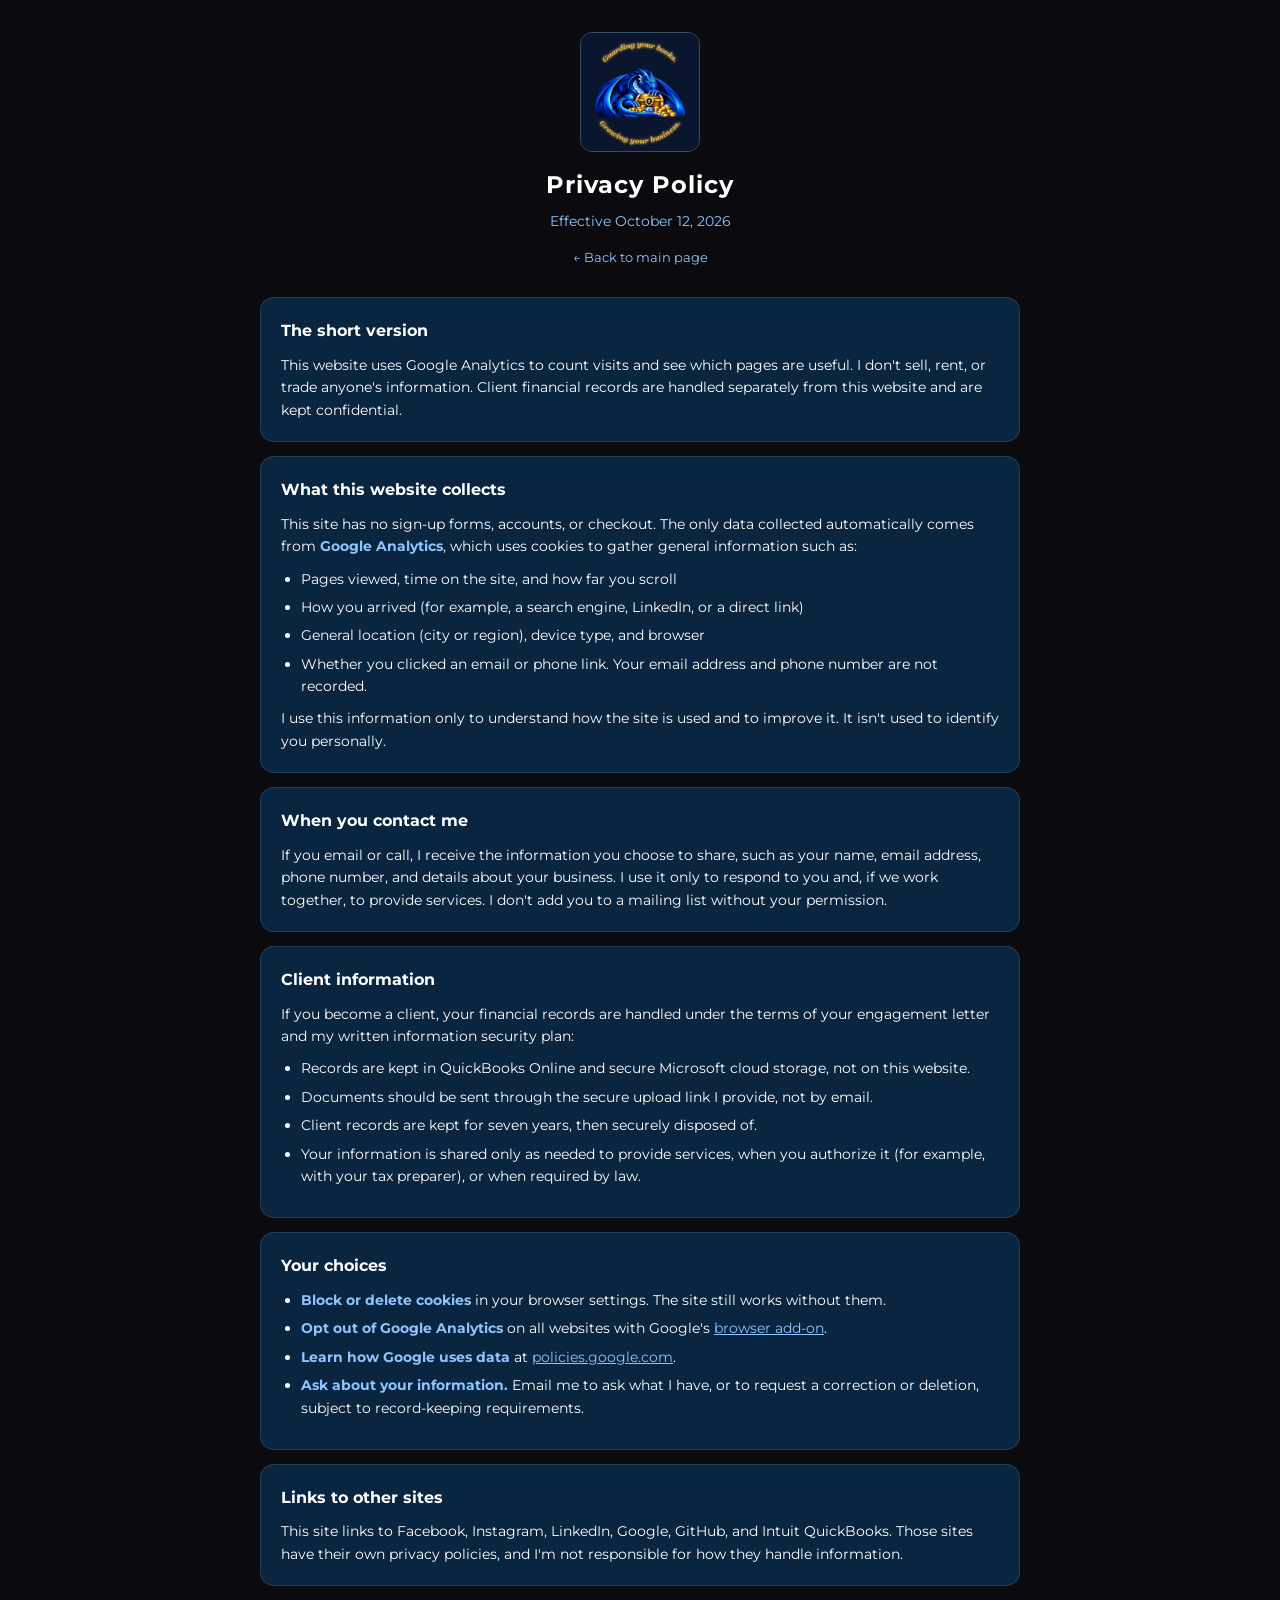
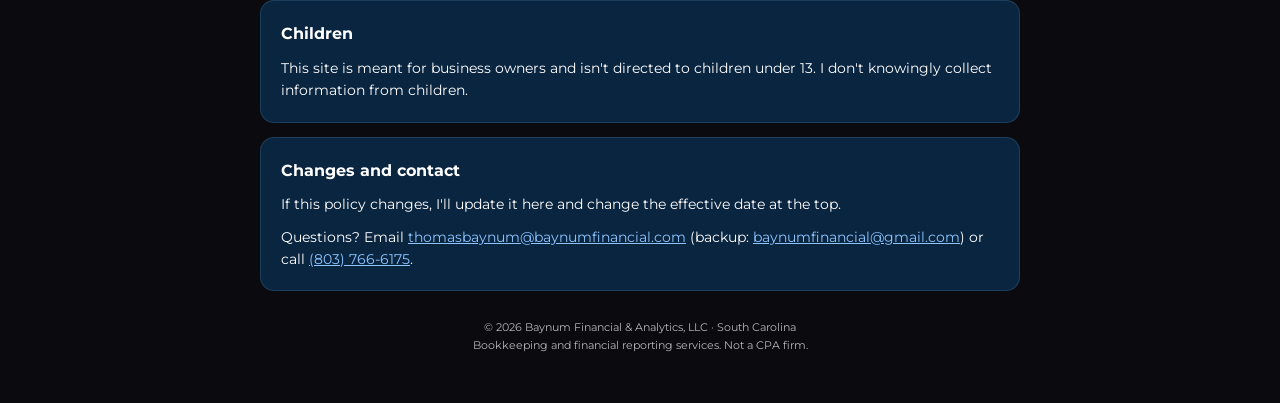
<file: privacy.html>
<!doctype html>
<html lang="en">
<head>
  <meta charset="utf-8">
  <meta name="viewport" content="width=device-width, initial-scale=1">

  <!-- Google tag (gtag.js) -->
  <script async src="https://www.googletagmanager.com/gtag/js?id=G-1WZKCX57DY"></script>
  <script>
    window.dataLayer = window.dataLayer || [];
    function gtag(){dataLayer.push(arguments);}
    gtag('js', new Date());

    gtag('config', 'G-1WZKCX57DY');
  </script>

  <title>Privacy Policy | Baynum Financial &amp; Analytics, LLC</title>
  <meta name="description" content="How Baynum Financial &amp; Analytics, LLC collects, uses, and protects information.">
  <link rel="canonical" href="https://baynumfinancial.com/privacy.html">
  <link rel="icon" href="/assets/favicon.ico" sizes="any">
  <link rel="icon" type="image/png" href="/assets/icon-512.png">
  <link rel="apple-touch-icon" href="/assets/apple-touch-icon.png">
  <link rel="preconnect" href="https://fonts.googleapis.com">
  <link rel="preconnect" href="https://fonts.gstatic.com" crossorigin>
  <link href="https://fonts.googleapis.com/css2?family=Montserrat:wght@400;600;700&display=swap" rel="stylesheet">
  <style>
    :root {
      --black: #0B0B0F;
      --navy: #0A2540;
      --blue: #1E6FD9;
      --ice: #8EC5FF;
      --white: #FFFFFF;
    }
    * { box-sizing: border-box; margin: 0; padding: 0; }
    body {
      font-family: 'Montserrat', Arial, sans-serif;
      background: var(--black);
      color: var(--white);
      line-height: 1.6;
      padding: 32px 16px 48px;
    }
    .wrap { max-width: 760px; margin: 0 auto; }
    header { text-align: center; margin-bottom: 28px; }
    h1 { font-size: 24px; letter-spacing: 1px; }
    .sub { color: var(--ice); font-size: 14px; margin-top: 6px; }
    .back { display: inline-block; margin-top: 14px; color: var(--ice); font-size: 13px; text-decoration: none; }
    .back:hover { text-decoration: underline; }
    section {
      background: var(--navy);
      border-radius: 14px;
      border: 1px solid rgba(142,197,255,0.15);
      padding: 20px;
      margin-bottom: 14px;
      font-size: 14px;
    }
    h2 { font-size: 16px; margin-bottom: 10px; }
    section p { margin-bottom: 10px; }
    section p:last-child { margin-bottom: 0; }
    section ul { padding-left: 20px; margin-bottom: 10px; }
    section li { margin-bottom: 6px; }
    section strong { color: var(--ice); }
    section a { color: var(--ice); }
    footer { text-align: center; font-size: 11px; opacity: 0.7; margin-top: 28px; }
    footer a { color: inherit; }
  </style>
</head>
<body>
  <div class="wrap">
    <header>
      <img src="assets/logo-600.jpg" width="120" height="120" alt="Baynum Financial &amp; Analytics logo" style="display:block;margin:0 auto 14px;width:120px;height:auto;border-radius:12px;border:1px solid rgba(142,197,255,0.35);">
      <h1>Privacy Policy</h1>
      <p class="sub">Effective October 12, 2026</p>
      <a class="back" href="index.html">← Back to main page</a>
    </header>

    <section>
      <h2>The short version</h2>
      <p>This website uses Google Analytics to count visits and see which pages are useful. I don't sell, rent, or trade anyone's information. Client financial records are handled separately from this website and are kept confidential.</p>
    </section>

    <section>
      <h2>What this website collects</h2>
      <p>This site has no sign-up forms, accounts, or checkout. The only data collected automatically comes from <strong>Google Analytics</strong>, which uses cookies to gather general information such as:</p>
      <ul>
        <li>Pages viewed, time on the site, and how far you scroll</li>
        <li>How you arrived (for example, a search engine, LinkedIn, or a direct link)</li>
        <li>General location (city or region), device type, and browser</li>
        <li>Whether you clicked an email or phone link. Your email address and phone number are not recorded.</li>
      </ul>
      <p>I use this information only to understand how the site is used and to improve it. It isn't used to identify you personally.</p>
    </section>

    <section>
      <h2>When you contact me</h2>
      <p>If you email or call, I receive the information you choose to share, such as your name, email address, phone number, and details about your business. I use it only to respond to you and, if we work together, to provide services. I don't add you to a mailing list without your permission.</p>
    </section>

    <section>
      <h2>Client information</h2>
      <p>If you become a client, your financial records are handled under the terms of your engagement letter and my written information security plan:</p>
      <ul>
        <li>Records are kept in QuickBooks Online and secure Microsoft cloud storage, not on this website.</li>
        <li>Documents should be sent through the secure upload link I provide, not by email.</li>
        <li>Client records are kept for seven years, then securely disposed of.</li>
        <li>Your information is shared only as needed to provide services, when you authorize it (for example, with your tax preparer), or when required by law.</li>
      </ul>
    </section>

    <section>
      <h2>Your choices</h2>
      <ul>
        <li><strong>Block or delete cookies</strong> in your browser settings. The site still works without them.</li>
        <li><strong>Opt out of Google Analytics</strong> on all websites with Google's <a href="https://tools.google.com/dlpage/gaoptout" target="_blank" rel="noopener">browser add-on</a>.</li>
        <li><strong>Learn how Google uses data</strong> at <a href="https://policies.google.com/technologies/partner-sites" target="_blank" rel="noopener">policies.google.com</a>.</li>
        <li><strong>Ask about your information.</strong> Email me to ask what I have, or to request a correction or deletion, subject to record-keeping requirements.</li>
      </ul>
    </section>

    <section>
      <h2>Links to other sites</h2>
      <p>This site links to Facebook, Instagram, LinkedIn, Google, GitHub, and Intuit QuickBooks. Those sites have their own privacy policies, and I'm not responsible for how they handle information.</p>
    </section>

    <section>
      <h2>Children</h2>
      <p>This site is meant for business owners and isn't directed to children under 13. I don't knowingly collect information from children.</p>
    </section>

    <section>
      <h2>Changes and contact</h2>
      <p>If this policy changes, I'll update it here and change the effective date at the top.</p>
      <p>Questions? Email <a href="mailto:thomasbaynum@baynumfinancial.com">thomasbaynum@baynumfinancial.com</a> (backup: <a href="mailto:baynumfinancial@gmail.com">baynumfinancial@gmail.com</a>) or call <a href="tel:+18037666175">(803) 766-6175</a>.</p>
    </section>

    <footer>
      © 2026 Baynum Financial &amp; Analytics, LLC · South Carolina<br>
      Bookkeeping and financial reporting services. Not a CPA firm.
    </footer>
  </div>

  <script>
    // Count email and phone clicks in Google Analytics as "contact_click" events.
    // Only the method (email/phone) and page location are sent, never the address or number.
    document.querySelectorAll('a[href^="mailto:"], a[href^="tel:"]').forEach(function (link) {
      link.addEventListener('click', function () {
        if (typeof gtag !== 'function') return;
        gtag('event', 'contact_click', {
          method: link.href.indexOf('tel:') === 0 ? 'phone' : 'email',
          placement: 'privacy_page'
        });
      });
    });
  </script>
</body>
</html>
</file>
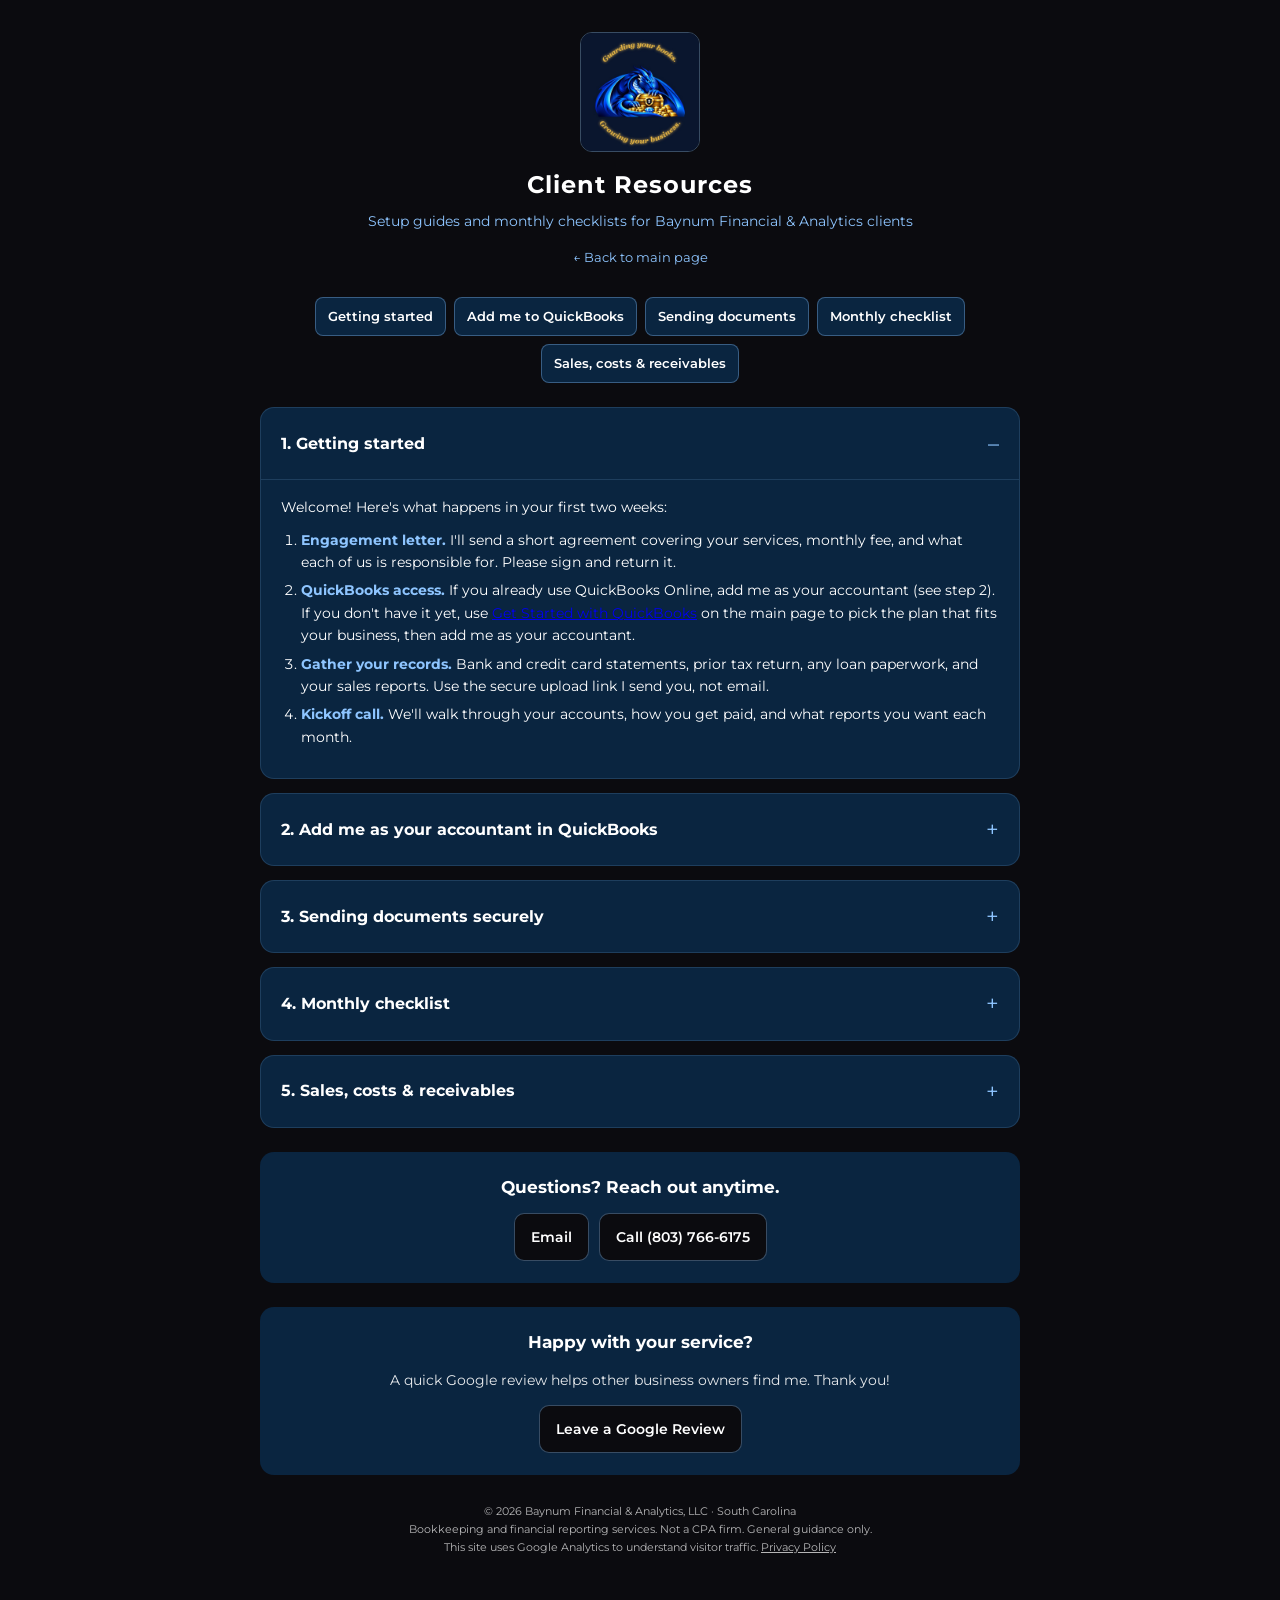
<file: resources.html>
<!doctype html>
<html lang="en">
<head>
  <meta charset="utf-8">
  <meta name="viewport" content="width=device-width, initial-scale=1">

  <!-- Google tag (gtag.js) -->
  <script async src="https://www.googletagmanager.com/gtag/js?id=G-1WZKCX57DY"></script>
  <script>
    window.dataLayer = window.dataLayer || [];
    function gtag(){dataLayer.push(arguments);}
    gtag('js', new Date());

    gtag('config', 'G-1WZKCX57DY');
  </script>

  <title>Client Resources | Baynum Financial &amp; Analytics, LLC</title>
  <link rel="icon" href="/assets/favicon.ico" sizes="any">
  <link rel="icon" type="image/png" href="/assets/icon-512.png">
  <link rel="apple-touch-icon" href="/assets/apple-touch-icon.png">
  <meta property="og:title" content="Client Resources | Baynum Financial &amp; Analytics, LLC">
  <meta property="og:image" content="https://baynumfinancial.com/assets/og-image.jpg">
  <meta name="description" content="Setup instructions and monthly checklists for Baynum Financial &amp; Analytics clients.">
  <link rel="preconnect" href="https://fonts.googleapis.com">
  <link rel="preconnect" href="https://fonts.gstatic.com" crossorigin>
  <link href="https://fonts.googleapis.com/css2?family=Montserrat:wght@400;600;700&display=swap" rel="stylesheet">
  <style>
    :root {
      --black: #0B0B0F;
      --navy: #0A2540;
      --blue: #1E6FD9;
      --ice: #8EC5FF;
      --white: #FFFFFF;
    }
    * { box-sizing: border-box; margin: 0; padding: 0; }
    body {
      font-family: 'Montserrat', Arial, sans-serif;
      background: var(--black);
      color: var(--white);
      line-height: 1.6;
      padding: 32px 16px 48px;
    }
    .wrap { max-width: 760px; margin: 0 auto; }
    header { text-align: center; margin-bottom: 28px; }
    .monogram {
      width: 64px; height: 64px;
      margin: 0 auto 14px;
      border: 2px solid var(--blue);
      border-radius: 50%;
      display: flex; align-items: center; justify-content: center;
      font-weight: 700; font-size: 20px; letter-spacing: 1px;
    }
    h1 { font-size: 24px; letter-spacing: 1px; }
    .sub { color: var(--ice); font-size: 14px; margin-top: 6px; }
    .back { display: inline-block; margin-top: 14px; color: var(--ice); font-size: 13px; text-decoration: none; }
    .back:hover { text-decoration: underline; }

    nav.toc {
      display: flex; flex-wrap: wrap; gap: 8px;
      justify-content: center; margin-bottom: 24px;
    }
    nav.toc a {
      font-size: 13px; font-weight: 600;
      color: var(--white); text-decoration: none;
      padding: 8px 12px; border-radius: 8px;
      border: 1px solid rgba(142,197,255,0.35);
      background: var(--navy);
    }
    nav.toc a:hover { background: var(--blue); border-color: var(--blue); }

    details {
      background: var(--navy);
      border-radius: 14px;
      margin-bottom: 14px;
      border: 1px solid rgba(142,197,255,0.15);
      overflow: hidden;
    }
    summary {
      cursor: pointer;
      list-style: none;
      padding: 18px 20px;
      font-weight: 700;
      font-size: 16px;
      display: flex; justify-content: space-between; align-items: center;
    }
    summary::-webkit-details-marker { display: none; }
    summary::after { content: "+"; color: var(--ice); font-size: 22px; font-weight: 400; }
    details[open] summary::after { content: "–"; }
    details[open] summary { border-bottom: 1px solid rgba(142,197,255,0.15); }
    .body { padding: 16px 20px 20px; font-size: 14px; }
    .body p { margin-bottom: 10px; }
    .body ol, .body ul { padding-left: 20px; margin-bottom: 10px; }
    .body li { margin-bottom: 6px; }
    .body strong { color: var(--ice); }
    .note {
      background: rgba(30,111,217,0.15);
      border-left: 3px solid var(--blue);
      padding: 10px 12px;
      border-radius: 6px;
      margin-top: 8px;
      font-size: 13px;
    }
    .warn {
      background: rgba(255,255,255,0.06);
      border-left: 3px solid var(--ice);
      padding: 10px 12px;
      border-radius: 6px;
      margin-top: 8px;
      font-size: 13px;
    }
    code {
      background: rgba(0,0,0,0.35);
      padding: 2px 6px;
      border-radius: 4px;
      font-size: 13px;
    }
    .contact {
      text-align: center;
      background: var(--navy);
      border-radius: 14px;
      padding: 22px 20px;
      margin-top: 24px;
    }
    .contact h2 { font-size: 17px; margin-bottom: 12px; }
    .btns { display: flex; flex-wrap: wrap; gap: 10px; justify-content: center; }
    .btn {
      display: inline-block;
      padding: 12px 16px;
      border-radius: 10px;
      text-decoration: none;
      font-weight: 600;
      font-size: 14px;
      color: var(--white);
      background: var(--black);
      border: 1px solid rgba(142,197,255,0.35);
    }
    .btn:hover { background: var(--blue); border-color: var(--blue); }
    footer { text-align: center; font-size: 11px; opacity: 0.7; margin-top: 28px; }
  </style>
</head>
<body>
  <div class="wrap">
    <header>
      <img src="assets/logo-600.jpg" width="120" height="120" alt="Baynum Financial &amp; Analytics logo" style="display:block;margin:0 auto 14px;width:120px;height:auto;border-radius:12px;border:1px solid rgba(142,197,255,0.35);">
      <h1>Client Resources</h1>
      <p class="sub">Setup guides and monthly checklists for Baynum Financial &amp; Analytics clients</p>
      <a class="back" href="index.html">← Back to main page</a>
    </header>

    <nav class="toc">
      <a href="#getting-started">Getting started</a>
      <a href="#quickbooks">Add me to QuickBooks</a>
      <a href="#documents">Sending documents</a>
      <a href="#monthly">Monthly checklist</a>
      <a href="#sales">Sales, costs &amp; receivables</a>
    </nav>

    <details id="getting-started" open>
      <summary>1. Getting started</summary>
      <div class="body">
        <p>Welcome! Here's what happens in your first two weeks:</p>
        <ol>
          <li><strong>Engagement letter.</strong> I'll send a short agreement covering your services, monthly fee, and what each of us is responsible for. Please sign and return it.</li>
          <li><strong>QuickBooks access.</strong> If you already use QuickBooks Online, add me as your accountant (see step 2). If you don't have it yet, use <a href="index.html#quickbooks">Get Started with QuickBooks</a> on the main page to pick the plan that fits your business, then add me as your accountant.</li>
          <li><strong>Gather your records.</strong> Bank and credit card statements, prior tax return, any loan paperwork, and your sales reports. Use the secure upload link I send you, not email.</li>
          <li><strong>Kickoff call.</strong> We'll walk through your accounts, how you get paid, and what reports you want each month.</li>
        </ol>
      </div>
    </details>

    <details id="quickbooks">
      <summary>2. Add me as your accountant in QuickBooks</summary>
      <div class="body">
        <p>This takes about two minutes. You need to be the <strong>primary admin or a company admin</strong> on your QuickBooks account.</p>
        <ol>
          <li>Sign in to QuickBooks Online.</li>
          <li>Click the gear icon (⚙️) at the top right and select <strong>Manage users</strong> (some versions say <strong>Users</strong>).</li>
          <li>Open the <strong>Accounting firms</strong> tab and click <strong>Invite</strong>. If you don't see that tab, click <strong>Add user</strong> and choose <strong>Accountant</strong>.</li>
          <li>Enter <strong>Thomas Baynum</strong> and <code>thomas.baynumacct@gmail.com</code>. This address is only for QuickBooks invites. For everything else, email thomasbaynum@baynumfinancial.com.</li>
          <li>Click <strong>Send invite</strong>.</li>
        </ol>
        <p class="note">You stay in control: you can remove my access at any time from that same screen.</p>
      </div>
    </details>

    <details id="documents">
      <summary>3. Sending documents securely</summary>
      <div class="body">
        <p>I'll send you a <strong>secure upload link</strong> when we start working together. Please use it for anything financial.</p>
        <ul>
          <li>Statements, receipts, invoices, and reports: use the secure link.</li>
          <li>Photos of paper receipts are fine. Make sure the date, vendor, and total are readable.</li>
          <li>Label files with the month, for example <code>2026-10 Bank Statement.pdf</code>.</li>
        </ul>
        <p class="warn"><strong>Please never email</strong> Social Security numbers, full bank or card account numbers, or copies of your ID. I'll only ask for what's actually needed for your books.</p>
      </div>
    </details>

    <details id="monthly">
      <summary>4. Monthly checklist</summary>
      <div class="body">
        <p>To keep your books current, please send these by the <strong>5th of each month</strong> for the month before:</p>
        <ul>
          <li>Any bank or credit card account that isn't connected to QuickBooks: the monthly statement.</li>
          <li>Receipts for cash purchases.</li>
          <li>Your sales, cost of goods sold, and unpaid customer invoice reports, if those systems aren't connected to QuickBooks (see step 5).</li>
          <li>Anything new: a loan, a new vendor, equipment purchases, or changes in how you get paid.</li>
          <li>Answers to any questions I've sent about unclear transactions.</li>
        </ul>
        <p>I'll send your monthly reports (Profit &amp; Loss and Balance Sheet) once the month is reconciled.</p>
      </div>
    </details>

    <details id="sales">
      <summary>5. Sales, costs &amp; receivables</summary>
      <div class="body">
        <p>I don't count or manage your inventory. What I need are the numbers that flow into your books:</p>
        <ul>
          <li><strong>Sales:</strong> your monthly sales report from your register, invoicing, or payment system.</li>
          <li><strong>Cost of goods sold:</strong> what you paid for the products or materials you sold, such as supplier bills, purchase invoices, or your system's cost report.</li>
          <li><strong>Outstanding receivables:</strong> who owes you money and how much, such as a list of unpaid invoices or an accounts receivable aging report.</li>
        </ul>
        <p>If your systems connect to QuickBooks, most of this flows in automatically.</p>
        <p class="warn"><strong>If they don't connect,</strong> please send these reports through your secure upload link by the <strong>5th of each month</strong>. You can upload them any time before then. Reports that arrive on time keep your books and monthly reports on schedule.</p>
      </div>
    </details>

    <div class="contact">
      <h2>Questions? Reach out anytime.</h2>
      <div class="btns">
        <a class="btn" href="mailto:thomasbaynum@baynumfinancial.com">Email</a>
        <a class="btn" href="tel:+18037666175">Call (803) 766-6175</a>
      </div>
    </div>

    <div class="contact">
      <h2>Happy with your service?</h2>
      <p style="font-size:14px;margin-bottom:14px;opacity:0.9;">A quick Google review helps other business owners find me. Thank you!</p>
      <div class="btns">
        <a class="btn" id="review-link" href="https://g.page/r/CcT52o1o3Wi6ECE/review" target="_blank" rel="noopener">Leave a Google Review</a>
      </div>
    </div>

    <footer>
      © 2026 Baynum Financial &amp; Analytics, LLC · South Carolina<br>
      Bookkeeping and financial reporting services. Not a CPA firm. General guidance only.<br>
      This site uses Google Analytics to understand visitor traffic. <a href="privacy.html" style="color:inherit;">Privacy Policy</a>
    </footer>
  </div>

  <script>
    // Count Google review link clicks in Google Analytics.
    var reviewLink = document.getElementById('review-link');
    if (reviewLink) {
      reviewLink.addEventListener('click', function () {
        if (typeof gtag === 'function') gtag('event', 'review_click', { placement: 'resources_page' });
      });
    }

    // Count email and phone clicks in Google Analytics as "contact_click" events.
    // Only the method (email/phone) and page location are sent, never the address or number.
    document.querySelectorAll('a[href^="mailto:"], a[href^="tel:"]').forEach(function (link) {
      link.addEventListener('click', function () {
        if (typeof gtag !== 'function') return;
        gtag('event', 'contact_click', {
          method: link.href.indexOf('tel:') === 0 ? 'phone' : 'email',
          placement: 'resources_page'
        });
      });
    });
  </script>
</body>
</html>
</file>
<file: assets/site.css>
/* Baynum Financial & Analytics - site styles (Nov 2026 redesign)
   Calm ledger look from Thomas's portfolio + dragon blue and chest gold.
   Colours and contrast ratios: trucking-site/01-designer-audit.md, section 3. */

/* ---------- Theme tokens ---------- */
:root {
  color-scheme: light;
  --bg:#FBFAF6; --surface:#FFFFFF; --surface-2:#F1EFE8;
  --border:#E3E0D6; --border-strong:#8C8A80;
  --text:#22231F; --muted:#5E5D57; --heading:#0B2A6F;
  --brand:#0047C8; --brand-hover:#003A9E; --on-brand:#FFFFFF;
  --focus:#0060F0; --glow-rgb:0 96 240;
  --tag-bg:#E6EEFC; --tag-text:#0B2A6F;
  --gold:#F5C842; --gold-text:#7A5600; --gold-tint:#FFF6DD;
  --error:#A3201A; --error-border:#B3261E; --error-bg:#FDECEA;
  --ok:#1F6B45;
  --font-sans:"Inter", system-ui, -apple-system, "Segoe UI", Roboto, sans-serif;
  --font-serif:"Source Serif 4", Georgia, "Times New Roman", serif;
  --fs-sm:1rem; --fs-base:1.125rem; --fs-lg:1.25rem; --fs-h3:1.375rem;
  --fs-h2:clamp(1.5rem, 1.2rem + 1.2vw, 2rem);
  --fs-h1:clamp(1.875rem, 1.4rem + 2vw, 2.75rem);
  --fs-kpi:clamp(1.5rem, 1.2rem + 1vw, 2rem);
  --gutter:16px; --max:1120px;
}
@media (prefers-color-scheme: dark) {
  :root:not([data-theme="light"]) {
    color-scheme: dark;
    --bg:#15171C; --surface:#1E2128; --surface-2:#262A32;
    --border:#3A3E46; --border-strong:#6B6F78;
    --text:#ECEAE3; --muted:#B4B2A9; --heading:#ECEAE3;
    --brand:#7FB0FF; --brand-hover:#A9C9FF; --on-brand:#0B0D12;
    --focus:#7FB0FF; --glow-rgb:127 176 255;
    --tag-bg:#1D2B4A; --tag-text:#CFE0FF;
    --gold:#F2C94C; --gold-text:#F2C94C; --gold-tint:#3A3220;
    --error:#FFB4AE; --error-border:#FF6B60; --error-bg:#3A1F1F;
    --ok:#8FD6AE;
  }
}
:root[data-theme="dark"] {
  color-scheme: dark;
  --bg:#15171C; --surface:#1E2128; --surface-2:#262A32;
  --border:#3A3E46; --border-strong:#6B6F78;
  --text:#ECEAE3; --muted:#B4B2A9; --heading:#ECEAE3;
  --brand:#7FB0FF; --brand-hover:#A9C9FF; --on-brand:#0B0D12;
  --focus:#7FB0FF; --glow-rgb:127 176 255;
  --tag-bg:#1D2B4A; --tag-text:#CFE0FF;
  --gold:#F2C94C; --gold-text:#F2C94C; --gold-tint:#3A3220;
  --error:#FFB4AE; --error-border:#FF6B60; --error-bg:#3A1F1F;
  --ok:#8FD6AE;
}
@media (min-width:768px) { :root { --gutter:24px; } }
@media (min-width:1024px) { :root { --gutter:32px; } }

/* ---------- Base ---------- */
*, *::before, *::after { box-sizing:border-box; }
html { background:var(--bg); font-size:100%; -webkit-text-size-adjust:100%; scroll-behavior:smooth; }
body { margin:0; background:var(--bg); color:var(--text); font:400 var(--fs-base)/1.6 var(--font-sans); }
img { max-width:100%; height:auto; display:block; }
h1, h2, h3, .lede-serif { font-family:var(--font-serif); font-weight:600; color:var(--heading); line-height:1.2; text-wrap:balance; }
h1 { font-size:var(--fs-h1); margin:0 0 .5rem; }
h2 { font-size:var(--fs-h2); margin:0 0 .75rem; }
h3 { font-size:var(--fs-h3); margin:0 0 .4rem; }
p, li { max-width:68ch; }
p { margin:0 0 1rem; }
a { color:var(--brand); text-underline-offset:.2em; }
a:hover { color:var(--brand-hover); }
.lede { font-size:var(--fs-lg); color:var(--text); margin-bottom:1.25rem; }
.fine, small { font-size:var(--fs-sm); color:var(--muted); }
.num, .kpi strong, td.num { font-variant-numeric:tabular-nums; }
.visually-hidden { position:absolute !important; width:1px; height:1px; overflow:hidden; clip:rect(0 0 0 0); white-space:nowrap; }
.skip-link { position:absolute; left:-999px; top:8px; z-index:20; background:var(--surface); padding:8px 12px; border-radius:6px; }
.skip-link:focus { left:8px; }

/* ---------- Layout ---------- */
.wrap { width:100%; max-width:var(--max); margin:0 auto; padding:0 var(--gutter); }
.section { padding:48px 0; }
.section + .section { border-top:1px solid var(--border); }
@media (min-width:1024px) { .section { padding:64px 0; } }
.hero { padding:32px 0 40px; }
@media (min-width:1024px) { .hero { padding:56px 0 56px; } }
.hero-grid { display:grid; gap:32px; align-items:center; }
@media (min-width:900px) { .hero-grid { grid-template-columns:minmax(0,1.3fr) minmax(0,.7fr); } }
.hero-grid > * { min-width:0; }
.hero-art { max-width:320px; margin:0 auto; }
.hero-art img { width:100%; height:auto; border-radius:16px; }
.hero-art figcaption { margin-top:8px; font-size:.9375rem; color:var(--muted); text-align:center; }
@media (max-width:899px) { .hero-art { display:none; } }
.grid { display:grid; gap:16px; grid-template-columns:repeat(auto-fit, minmax(260px, 1fr)); }
.grid-2 { display:grid; gap:16px; }
@media (min-width:720px) { .grid-2 { grid-template-columns:1fr 1fr; } }
.split { display:grid; gap:32px; }
@media (min-width:900px) { .split { grid-template-columns:1fr 1fr; align-items:start; } }

/* ---------- Header and navigation ---------- */
.site-header { position:relative; z-index:10; background:var(--bg); border-bottom:1px solid var(--border); }
@media (min-width:900px) { .site-header { position:sticky; top:0; } }
.header-bar { display:flex; flex-wrap:wrap; align-items:center; gap:8px 12px; padding-top:8px; padding-bottom:8px; }
.brand { display:flex; align-items:center; gap:10px; margin-right:auto; min-height:48px; color:var(--heading); text-decoration:none; font:600 1.0625rem/1.15 var(--font-serif); }
.brand img { width:auto; height:40px; }
.brand small { display:block; font:400 .8125rem var(--font-sans); color:var(--muted); }
@media (max-width:420px) { .brand small { display:none; } }
@media (max-width:359px) { .brand span { display:none; } }
.nav-toggle { min-height:44px; min-width:72px; font:600 1rem var(--font-sans); color:var(--text); background:var(--surface); border:2px solid var(--border-strong); border-radius:8px; cursor:pointer; }
#site-nav { flex-basis:100%; }
.nav-list { list-style:none; margin:0; padding:0; display:flex; flex-wrap:wrap; gap:4px 16px; }
.nav-list a { display:flex; align-items:center; min-height:44px; padding:0 4px; color:var(--text); text-decoration:none; font-weight:600; }
.nav-list a:hover { color:var(--brand); }
.nav-list a[aria-current="page"] { box-shadow:inset 0 -3px 0 var(--brand); color:var(--brand); }
.js #site-nav { display:none; }
.js #site-nav.is-open { display:block; }
.js .nav-list { flex-direction:column; gap:0; }
.js .nav-list a { min-height:52px; border-top:1px solid var(--border); font-size:var(--fs-lg); }
.theme-toggle { min-height:44px; min-width:44px; display:inline-flex; align-items:center; justify-content:center; color:var(--text); background:var(--surface); border:2px solid var(--border-strong); border-radius:8px; cursor:pointer; }
@media (min-width:900px) {
  /* Desktop: brand, Book button and theme on the first row; menu on its own row under them */
  .nav-toggle { display:none !important; }
  .header-cta { order:2; }
  .theme-toggle { order:3; }
  .js #site-nav, #site-nav { display:block; flex-basis:100%; order:4; }
  .js .nav-list { flex-direction:row; gap:4px 22px; }
  .js .nav-list a { min-height:44px; border-top:0; font-size:1rem; }
}
@media (min-width:1360px) {
  /* Wide screens: everything on one row */
  .js #site-nav, #site-nav { flex-basis:auto; order:2; margin-left:8px; }
  .header-cta { order:3; }
  .theme-toggle { order:4; }
  .js .nav-list { gap:4px 18px; }
  .brand { margin-right:auto; }
}
.cred-strip { background:var(--surface-2); border-bottom:1px solid var(--border); font-size:.9375rem; color:var(--text); }
.cred-strip .wrap { display:flex; flex-wrap:wrap; gap:2px 14px; padding-top:8px; padding-bottom:8px; }
.cred-strip span + span::before { content:"·"; margin-right:14px; color:var(--muted); }
.cred-strip a { color:inherit; display:inline-block; min-height:44px; padding:11px 0; }
.cred-strip .wrap { align-items:center; padding-top:0 !important; padding-bottom:0 !important; }
@media (max-width:599px) {
  .cred-strip { font-size:.875rem; }
  .cred-strip .wrap { gap:2px 12px; }
  .cred-strip span + span::before { content:none; }
  .hide-sm { display:none; }
  .brand { font-size:1rem; }
  .brand img { height:34px; }
}

/* ---------- Offer banner ---------- */
.offer { border:2px solid var(--gold); background:var(--gold-tint); border-radius:10px; padding:14px 16px; margin:0 0 1.25rem; }
.offer strong { color:var(--gold-text); }
.offer p { margin:0; }

/* ---------- Buttons ---------- */
.btn { display:inline-flex; align-items:center; justify-content:center; gap:.5rem; min-height:48px; padding:12px 20px; border-radius:8px; font:600 1.0625rem/1.2 var(--font-sans); text-decoration:none; border:2px solid transparent; cursor:pointer; transition:background-color .15s, border-color .15s, box-shadow .2s, transform .1s; }
.btn-primary { background:var(--brand); color:var(--on-brand); }
.btn-primary:hover { background:var(--brand-hover); color:var(--on-brand); }
.btn-secondary { background:var(--surface); color:var(--brand); border-color:var(--brand); }
.btn-secondary:hover { background:var(--tag-bg); }
.btn-sm { min-height:44px; padding:8px 14px; font-size:1rem; }
.header-cta { gap:0; }
.btn-block { width:100%; }
@media (min-width:640px) { .btn-block { width:auto; } }
.btn-row { display:flex; flex-wrap:wrap; gap:12px; align-items:center; margin:1rem 0; }

/* ---------- Cards, tiles, callouts, tags ---------- */
.card { border:1px solid var(--border); border-radius:10px; padding:24px; background:var(--surface); }
.card p:last-child { margin-bottom:0; }
a.card-link { display:block; text-decoration:none; color:var(--text); min-height:88px; transition:border-color .15s, box-shadow .2s; }
a.card-link:hover { border-color:var(--brand); box-shadow:0 0 0 3px rgb(var(--glow-rgb) / .18); }
a.card-link h3, a.card-link .card-title { color:var(--brand); }
a.card-link h3::after, a.card-link .card-title::after { content:" →"; }
.card-title { font-size:var(--fs-h3); margin:0 0 .4rem; }
.audience-cards { display:grid; gap:16px; margin-top:1.5rem; }
@media (min-width:720px) { .audience-cards { grid-template-columns:1fr 1fr; } }
.kpis { display:grid; gap:12px; grid-template-columns:repeat(auto-fit, minmax(170px, 1fr)); margin:1rem 0 0; }
.kpi { background:var(--surface-2); border-radius:10px; padding:16px 18px; }
.kpi strong { display:block; font:600 var(--fs-kpi)/1.1 var(--font-sans); color:var(--brand); margin-bottom:4px; }
.kpi span { font-size:.9375rem; color:var(--muted); }
.kpi .sample { display:inline-block; margin-top:6px; font-size:.8125rem; font-weight:700; color:var(--gold-text); }
.callout { border-left:4px solid var(--brand); padding:12px 16px; margin:1.25rem 0; background:transparent; }
.callout p:last-child { margin-bottom:0; }
.callout-gold { border-left-color:var(--gold); background:var(--gold-tint); border-radius:0 8px 8px 0; }
.tags { display:flex; flex-wrap:wrap; gap:6px; margin:0 0 1rem; padding:0; list-style:none; }
.tag { display:inline-block; font-size:.875rem; padding:3px 10px; border-radius:6px; background:var(--tag-bg); color:var(--tag-text); }
.chip-gold { display:inline-block; font-size:.8125rem; font-weight:700; padding:2px 8px; border-radius:6px; background:var(--gold); color:#22231F; }
.steps { counter-reset:step; list-style:none; padding:0; margin:0; display:grid; gap:16px; }
@media (min-width:720px) { .steps { grid-template-columns:repeat(3, 1fr); } }
.steps li { counter-increment:step; position:relative; padding:20px 20px 20px 64px; border:1px solid var(--border); border-radius:10px; background:var(--surface); }
.steps li::before { content:counter(step); position:absolute; left:18px; top:18px; width:32px; height:32px; border-radius:50%; display:grid; place-items:center; background:var(--brand); color:var(--on-brand); font-weight:700; }
.checklist { padding-left:0; list-style:none; }
.checklist li { position:relative; padding-left:30px; margin-bottom:.5rem; }
.checklist li::before { content:"✓"; position:absolute; left:4px; color:var(--ok); font-weight:700; }
.nolist li::before { content:"✕"; color:var(--error); }
.photo { width:200px; border-radius:14px; }
@media (max-width:600px) { .photo { width:160px; } }
.sample-banner { max-width:none; margin:0; position:sticky; top:0; z-index:5; background:var(--gold-tint); border-bottom:2px solid var(--gold); color:var(--text); font-weight:700; text-align:center; padding:10px 16px; }
@media (min-width:900px) { .sample-banner { top:var(--header-h, 0px); } }

/* ---------- Tables (stack into cards on phones) ---------- */
.price-table { width:100%; border-collapse:collapse; background:var(--surface); border:1px solid var(--border); border-radius:10px; overflow:hidden; }
.price-table th, .price-table td { text-align:left; padding:14px 16px; border-bottom:1px solid var(--border); vertical-align:top; }
.price-table thead th { background:var(--surface-2); font-size:.9375rem; }
@media (max-width:640px) {
  .price-table thead { display:none; }
  .price-table tr { display:block; border-bottom:1px solid var(--border); padding:8px 0; }
  .price-table td { display:block; border:0; padding:4px 16px; }
  .price-table td::before { content:attr(data-label) ": "; font-weight:600; color:var(--muted); }
}

/* ---------- FAQ ---------- */
details.faq { border:1px solid var(--border); border-radius:10px; background:var(--surface); margin-bottom:10px; }
details.faq summary { min-height:52px; padding:14px 18px; cursor:pointer; font-weight:600; list-style-position:inside; }
details.faq > div { padding:0 18px 16px; }

/* ---------- Footer ---------- */
.site-footer { border-top:1px solid var(--border); background:var(--surface-2); margin-top:24px; padding:40px 0 32px; font-size:1rem; }
.footer-grid { display:grid; gap:24px; grid-template-columns:repeat(auto-fit, minmax(200px, 1fr)); }
.site-footer h2 { font-size:1.0625rem; margin-bottom:.5rem; }
.site-footer ul { list-style:none; margin:0; padding:0; }
.site-footer li a { display:inline-flex; min-height:40px; align-items:center; }
.footer-legal { margin-top:24px; padding-top:16px; border-top:1px solid var(--border); color:var(--muted); font-size:.9375rem; }
.footer-legal strong { color:var(--text); }
.footer-legal a { display:inline-block; min-height:44px; padding:11px 0; }
.social { display:flex; gap:10px; margin-top:8px; }
.social a { width:44px; height:44px; display:inline-flex; align-items:center; justify-content:center; border-radius:50%; border:1px solid var(--border-strong); color:var(--text); }
.social svg { width:20px; height:20px; fill:currentColor; }

/* ---------- Glow: landing on a section, pressing and focusing ---------- */
:where(section, article, .card, .kpi, .callout, h2, h3, .field)[id] { scroll-margin-top:6rem; }
@media (max-width:1023px) { :where(section, article, .card, .callout, h2, h3, .field)[id] { scroll-margin-top:1rem; } }
:target, .is-landed { border-radius:10px; animation:target-glow 2.4s ease-out 1; }
@keyframes target-glow {
  0%   { box-shadow:0 0 0 6px rgb(var(--glow-rgb) / .45), 0 0 24px rgb(var(--glow-rgb) / .35); background-color:rgb(var(--glow-rgb) / .10); }
  60%  { box-shadow:0 0 0 6px rgb(var(--glow-rgb) / .25), 0 0 16px rgb(var(--glow-rgb) / .15); background-color:rgb(var(--glow-rgb) / .06); }
  100% { box-shadow:0 0 0 6px rgb(var(--glow-rgb) / 0); background-color:transparent; }
}
[tabindex="-1"]:focus { outline:none; }
a, button, summary, .btn, input, select, textarea { -webkit-tap-highlight-color:transparent; }
:where(a, button, summary, .btn, input, select, textarea):focus-visible { outline:3px solid var(--focus); outline-offset:3px; box-shadow:0 0 0 7px rgb(var(--glow-rgb) / .22); border-radius:6px; }
.btn:active, a.card-link:active { transform:translateY(1px); box-shadow:0 0 0 4px rgb(var(--glow-rgb) / .35), 0 0 18px rgb(var(--glow-rgb) / .45); }
a:not(.btn):not(.card-link):active { background-color:rgb(var(--glow-rgb) / .14); border-radius:4px; }
@media (prefers-reduced-motion: reduce) {
  html { scroll-behavior:auto; }
  *, *::before, *::after { animation-duration:.01ms !important; transition-duration:.01ms !important; }
  :target, .is-landed { animation:none; box-shadow:inset 4px 0 0 var(--focus); background-color:rgb(var(--glow-rgb) / .08); }
  .btn:active, a.card-link:active { transform:none; }
}
@media (forced-colors: active) {
  :where(a, button, summary, .btn, input, select, textarea):focus-visible { outline:3px solid Highlight; box-shadow:none; }
  :target, .is-landed { outline:3px solid Highlight; animation:none; }
}

/* ---------- Forms and the red "Information needed" box ---------- */
.form { max-width:640px; }
.field { margin:0 0 20px; padding:12px; border:2px solid transparent; border-radius:8px; }
fieldset.field { min-width:0; }
label, legend { display:block; font-weight:600; margin-bottom:6px; }
.hint, .optional { display:block; color:var(--muted); font-size:var(--fs-sm); font-weight:400; margin:0 0 6px; }
.optional { display:inline; }
input[type=text], input[type=email], input[type=tel], input:not([type]), select, textarea {
  width:100%; min-height:48px; padding:10px 12px; font:inherit; font-size:max(1rem, 16px);
  color:var(--text); background:var(--surface); border:2px solid var(--border-strong); border-radius:6px;
}
textarea { min-height:120px; }
.money { position:relative; }
.money::before { content:"$"; position:absolute; left:12px; top:50%; transform:translateY(-50%); color:var(--muted); pointer-events:none; }
.money input { padding-left:26px; }
.choice { display:flex; gap:10px; align-items:center; min-height:44px; font-weight:400; margin:0; }
.choice input { width:22px; height:22px; accent-color:var(--brand); flex:0 0 auto; }
.field.is-invalid { border-color:var(--error-border); border-left-width:6px; background:var(--error-bg); }
.field.is-invalid input, .field.is-invalid select, .field.is-invalid textarea { border-color:var(--error-border); }
.field-error { display:flex; gap:8px; align-items:flex-start; margin:8px 0 0; color:var(--error); font-weight:600; }
.field-error[hidden] { display:none; }
.field-error::before { content:""; flex:0 0 20px; height:20px; margin-top:2px; background:currentColor;
  -webkit-mask:url("data:image/svg+xml,%3Csvg xmlns='http://www.w3.org/2000/svg' viewBox='0 0 24 24'%3E%3Cpath d='M12 2 1 21h22L12 2zm0 6 1 .9-.4 6.6h-1.2L11 8.9 12 8zm0 9.2a1.3 1.3 0 1 1 0 2.6 1.3 1.3 0 0 1 0-2.6z'/%3E%3C/svg%3E") center/contain no-repeat;
          mask:url("data:image/svg+xml,%3Csvg xmlns='http://www.w3.org/2000/svg' viewBox='0 0 24 24'%3E%3Cpath d='M12 2 1 21h22L12 2zm0 6 1 .9-.4 6.6h-1.2L11 8.9 12 8zm0 9.2a1.3 1.3 0 1 1 0 2.6 1.3 1.3 0 0 1 0-2.6z'/%3E%3C/svg%3E") center/contain no-repeat; }
.form-summary { margin:0 0 20px; padding:16px; border:2px solid var(--error-border); border-left-width:6px; border-radius:8px; background:var(--error-bg); color:var(--text); }
.form-summary[hidden] { display:none; }
.form-summary__title { display:flex; gap:8px; align-items:center; margin:0 0 6px; font-size:var(--fs-lg); color:var(--error); }
.form-summary a { color:var(--error); font-weight:600; }
.form-done { border:2px solid var(--ok); border-radius:10px; padding:20px; background:var(--surface); }
@media (forced-colors: active) { .field.is-invalid, .form-summary { border-color:Mark; } .field-error::before { background:CanvasText; } }

/* ---------- Calculator ---------- */
.calc { display:grid; gap:24px; }
@media (max-width:959px) { .calc-result { order:-1; } }
@media (min-width:960px) { .calc { grid-template-columns:1fr 380px; align-items:start; } .calc-result { position:sticky; top:calc(var(--header-h, 0px) + 16px); } }
.calc-fields { display:grid; gap:0 16px; }
@media (min-width:640px) { .calc-fields { grid-template-columns:1fr 1fr; } }
.calc-result { border:2px solid var(--brand); border-radius:12px; padding:20px; background:var(--surface); }
.calc-result .big { font:600 clamp(2rem, 1.6rem + 2vw, 2.75rem)/1.1 var(--font-sans); color:var(--brand); font-variant-numeric:tabular-nums; margin:4px 0 8px; }
.calc-result dl { display:grid; grid-template-columns:1fr auto; gap:6px 12px; margin:12px 0; }
.calc-result dt { color:var(--muted); }
.calc-result dd { margin:0; font-weight:600; text-align:right; font-variant-numeric:tabular-nums; }
.calc-say { font-weight:600; }
.is-loss { color:var(--error); }
.is-gain { color:var(--ok); }
.example-note { display:inline-block; font-size:.875rem; font-weight:700; color:var(--gold-text); }

/* ---------- Sample dashboard chart ---------- */
.bars { display:grid; gap:10px; margin:1rem 0; }
.bar-row { display:grid; grid-template-columns:150px 1fr 64px; gap:10px; align-items:center; font-size:1rem; }
@media (max-width:520px) { .bar-row { grid-template-columns:1fr 56px; } .bar-row .bar { grid-column:1 / -1; order:3; } }
.bar { height:18px; background:var(--surface-2); border-radius:9px; overflow:hidden; }
.bar i { display:block; height:100%; background:var(--brand); border-radius:9px; }
.bar-row.gold .bar i { background:var(--gold); }
.bar-row b { text-align:right; font-variant-numeric:tabular-nums; }

/* Calculator: "Example" tags. A box with a made-up number has a dashed border and a tag. */
.ex-tag { display:inline-block; margin-left:6px; padding:0 8px; border:1.5px dashed var(--gold-text); border-radius:999px; font-size:.75rem; font-weight:700; line-height:1.5; color:var(--gold-text); vertical-align:middle; }
.field:not(.is-example) .ex-tag { display:none; }
.field.is-example input { border-style:dashed; }
.calc-notes { margin:12px 0; padding:0; list-style:none; }
.calc-notes li { margin-top:8px; padding-left:12px; border-left:3px solid var(--gold); font-size:.9375rem; }
</file>
